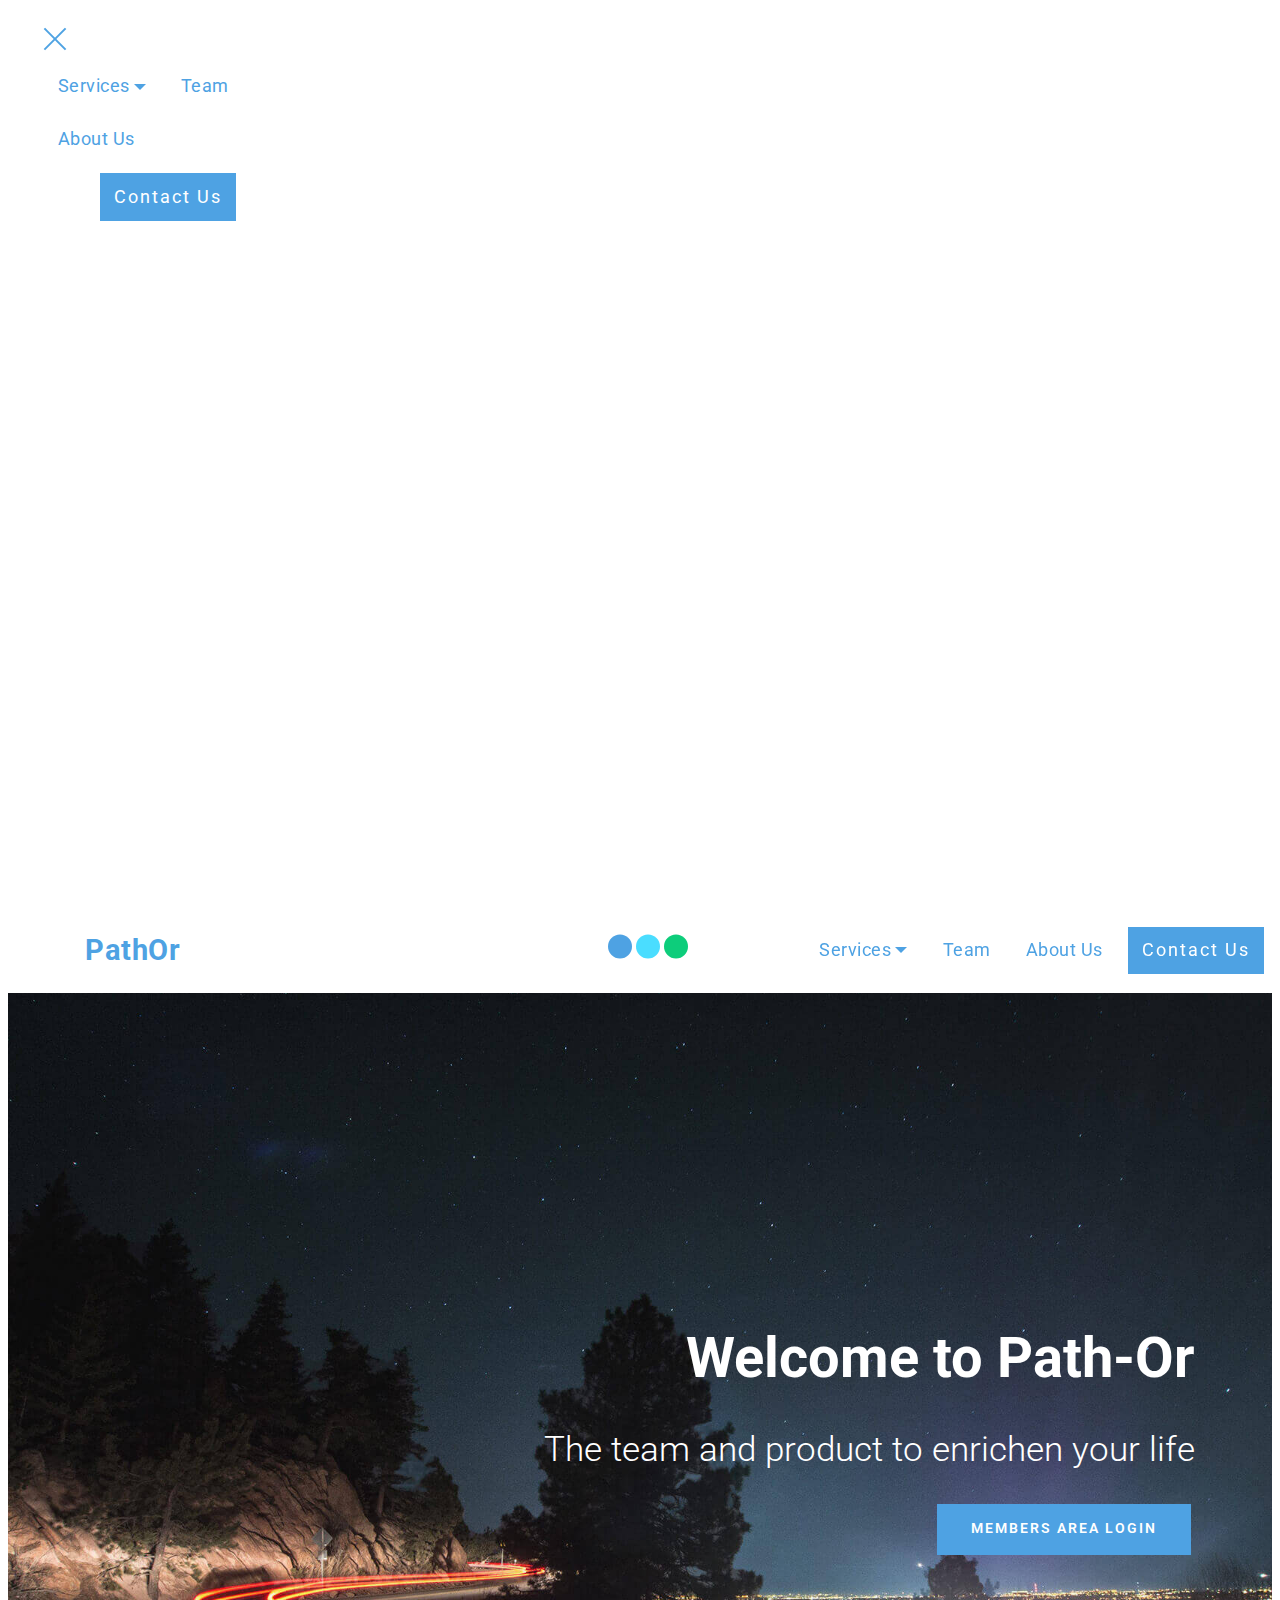
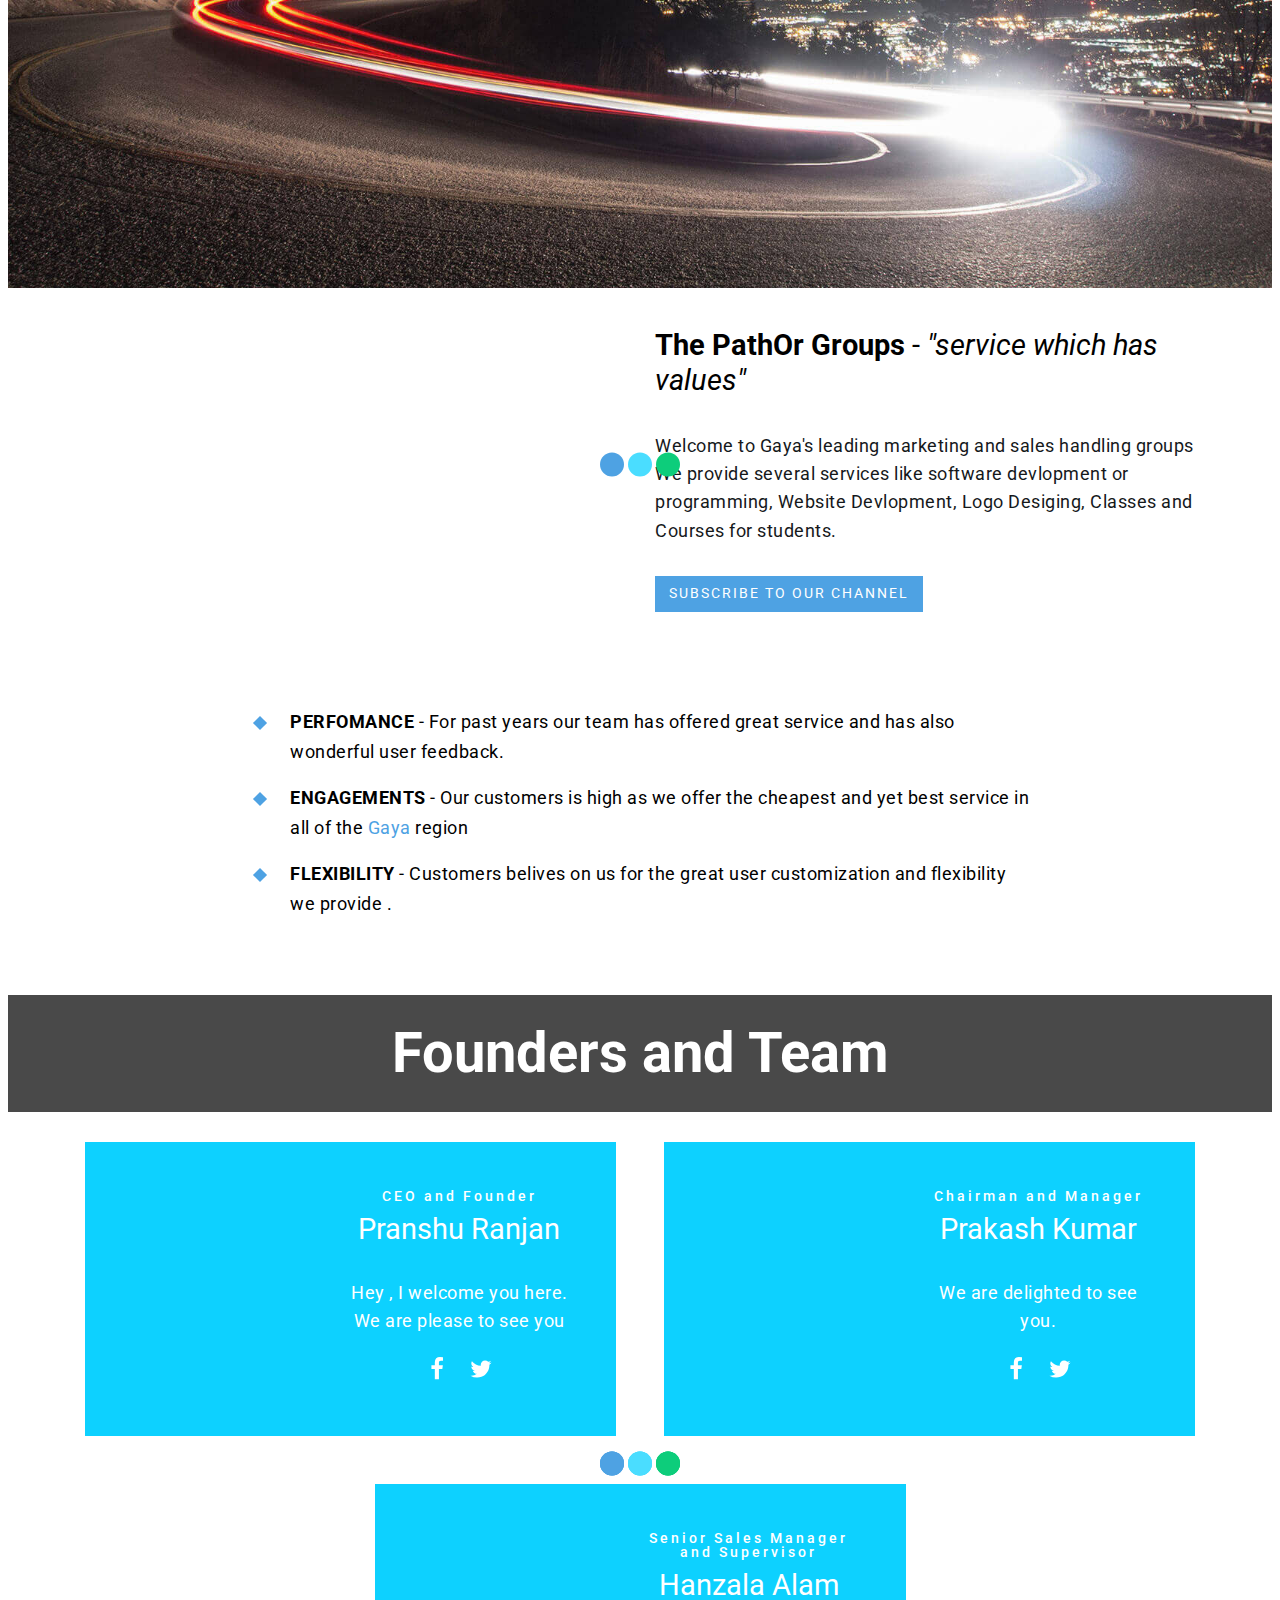
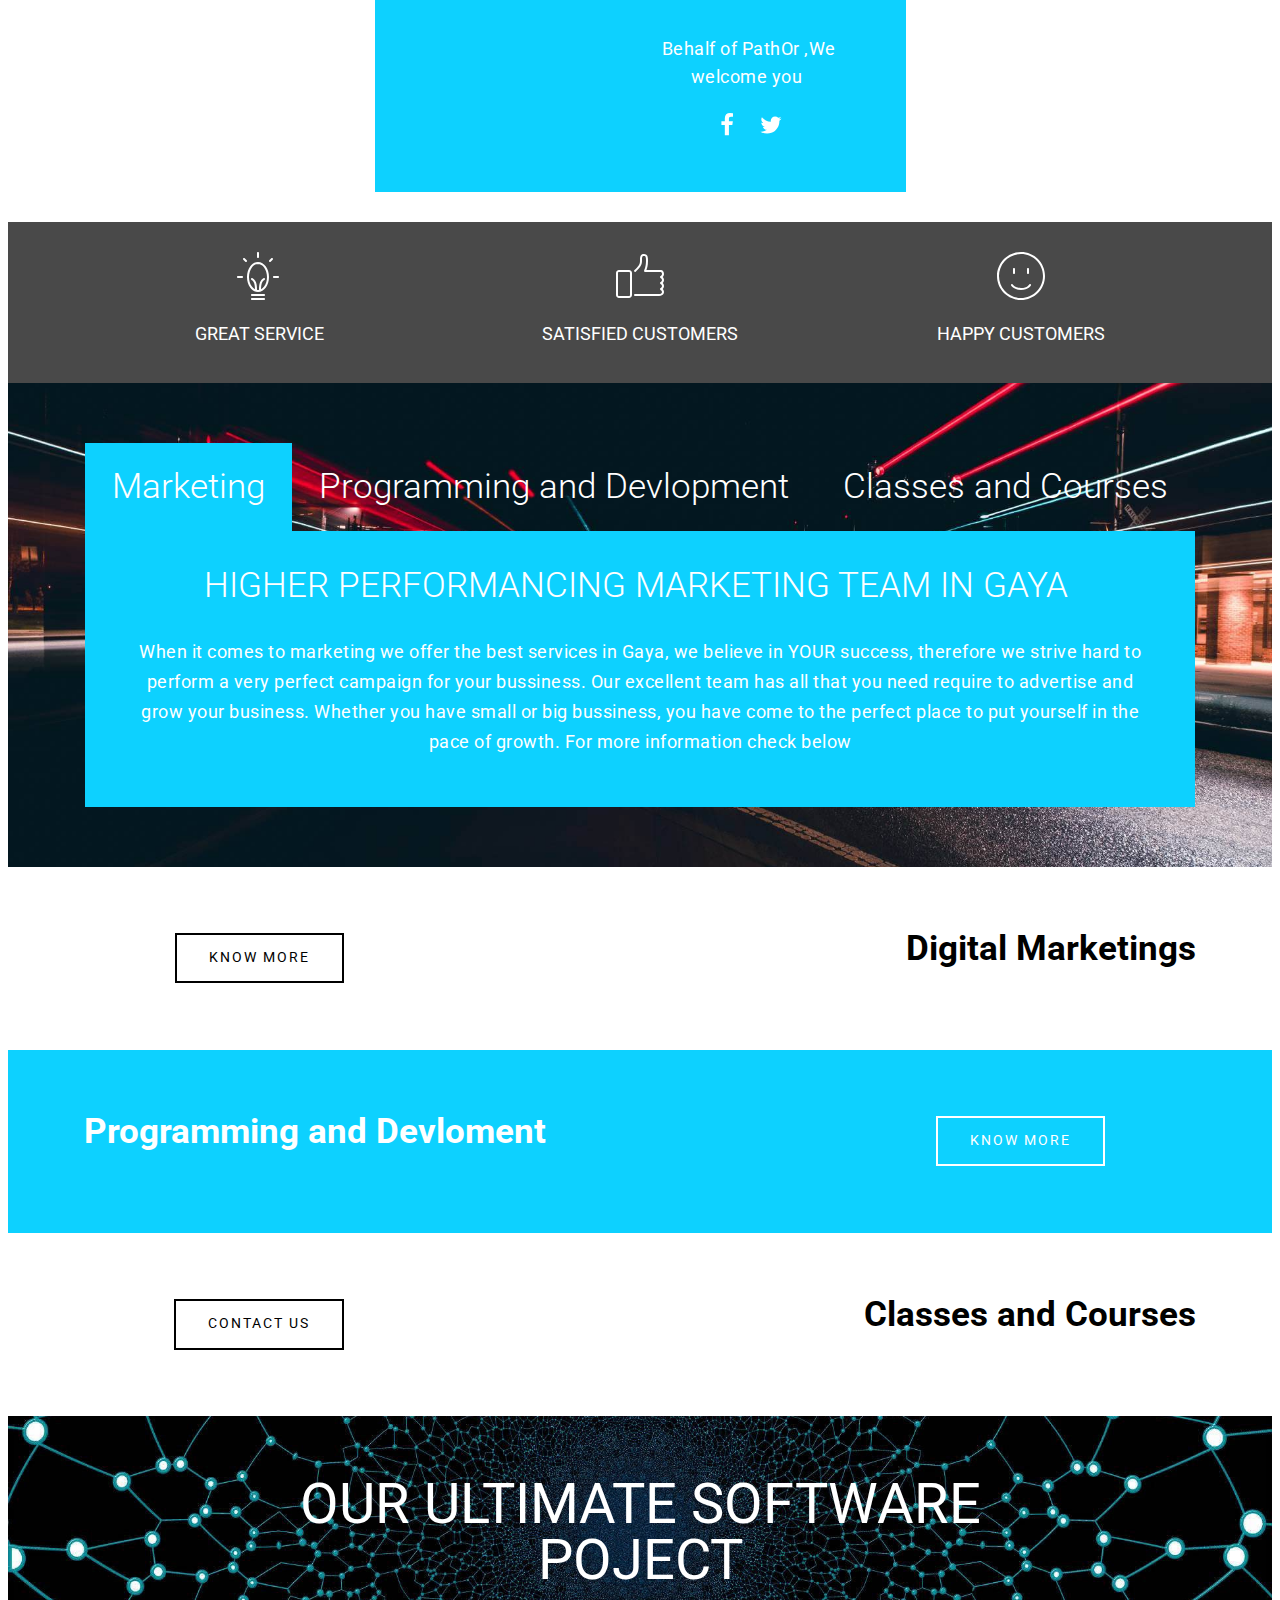
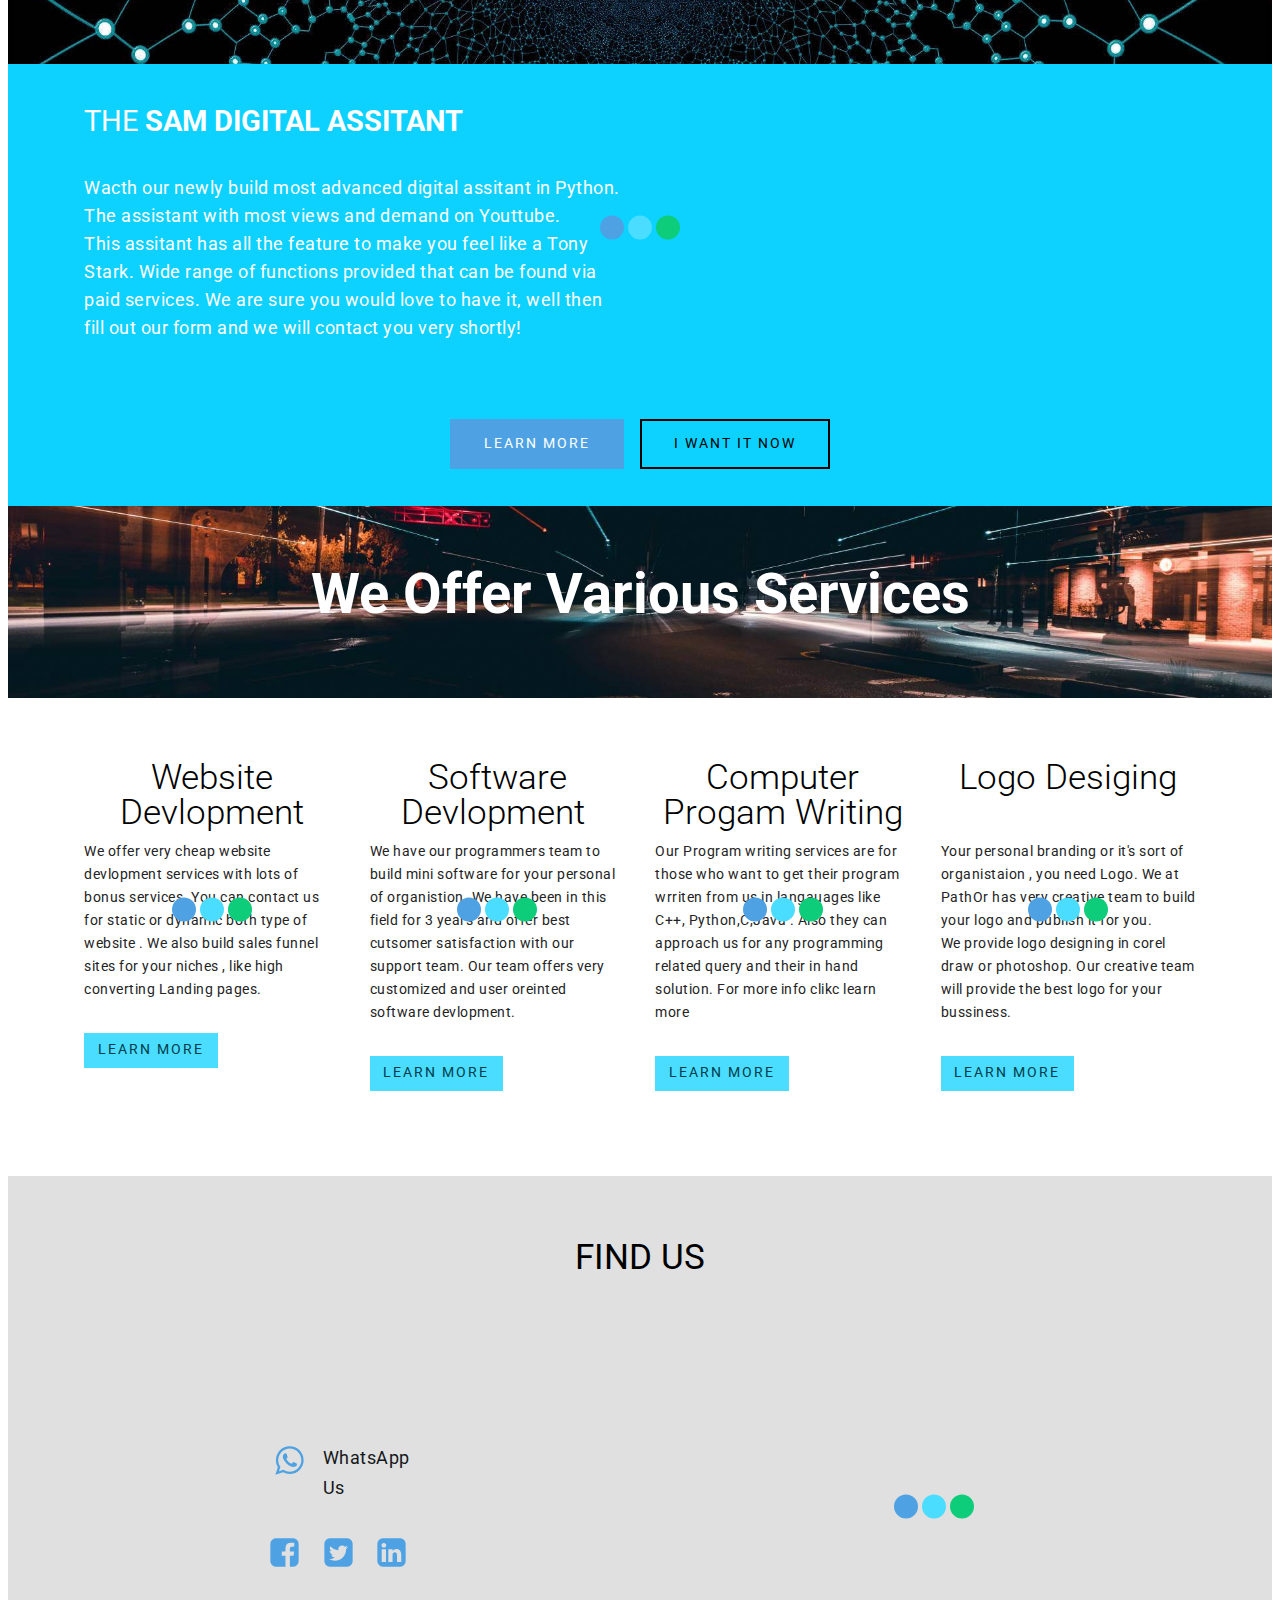
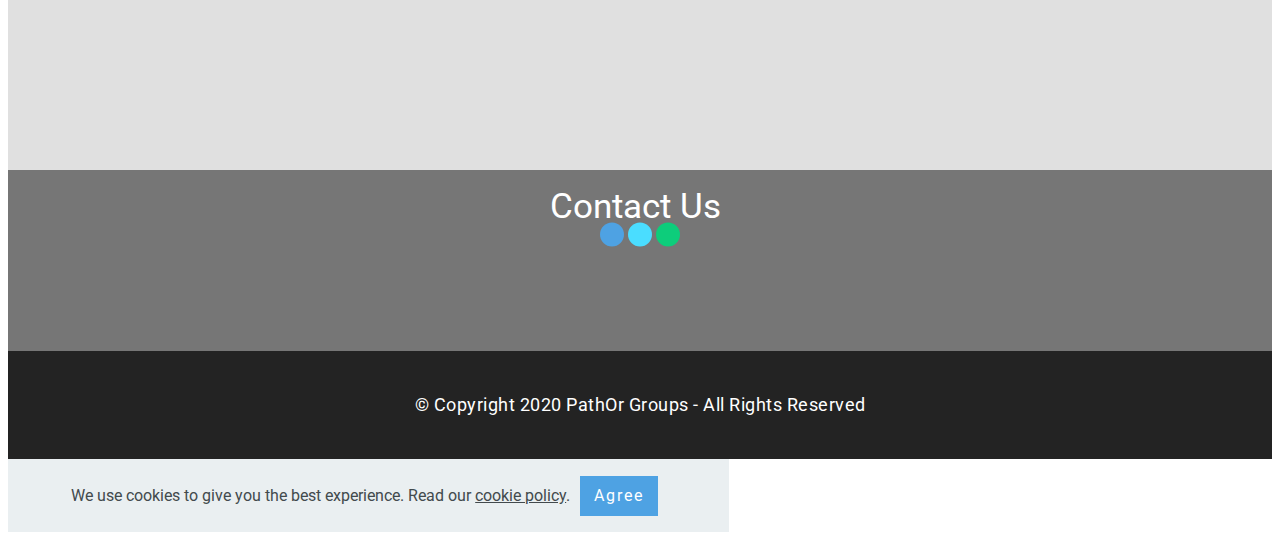
<file: index.html>
<!DOCTYPE html>
<html amp >
<head>
  <!-- Site made with Mobirise Website Builder v4.12.0, https://mobirise.com -->
  <meta charset="UTF-8">
  <meta http-equiv="X-UA-Compatible" content="IE=edge">
  <meta name="generator" content="Mobirise v4.12.0, mobirise.com">
  <meta name="twitter:card" content="summary_large_image"/>
  <meta name="twitter:image:src" content="assets/images/index-meta.png">
  <meta property="og:image" content="assets/images/index-meta.png">
  <meta name="twitter:title" content="PathOr Groups">
  <meta name="viewport" content="width=device-width, initial-scale=1, minimum-scale=1">
  <link rel="shortcut icon" href="assets/images/pathor-logo-90x90.jpeg" type="image/x-icon">
  <meta name="description" content="Welcome to Gaya's leading marketing and sales handling groups
We provide several services like  software devlopment or programming , Marketings and Classes for tech courses">
  
  <title>PathOr Groups</title>
  
<link rel="canonical" href="https://www.pathor.ml/index.html/">
 <style amp-boilerplate>body{-webkit-animation:-amp-start 8s steps(1,end) 0s 1 normal both;-moz-animation:-amp-start 8s steps(1,end) 0s 1 normal both;-ms-animation:-amp-start 8s steps(1,end) 0s 1 normal both;animation:-amp-start 8s steps(1,end) 0s 1 normal both}@-webkit-keyframes -amp-start{from{visibility:hidden}to{visibility:visible}}@-moz-keyframes -amp-start{from{visibility:hidden}to{visibility:visible}}@-ms-keyframes -amp-start{from{visibility:hidden}to{visibility:visible}}@-o-keyframes -amp-start{from{visibility:hidden}to{visibility:visible}}@keyframes -amp-start{from{visibility:hidden}to{visibility:visible}}</style>
<noscript><style amp-boilerplate>body{-webkit-animation:none;-moz-animation:none;-ms-animation:none;animation:none}</style></noscript>
<link href="https://fonts.googleapis.com/css?family=Roboto:100,100i,300,300i,400,400i,500,500i,700,700i,900,900i&display=swap" rel="stylesheet">
 
 <style amp-custom> 
div,span,h1,h2,h3,h4,h5,h6,p,blockquote,a,ol,ul,li,figcaption{font: inherit;}*{-webkit-box-sizing: border-box;box-sizing: border-box;}body{position: relative;font-style: normal;line-height: 1.5;}section{background-color: #eeeeee;background-position: 50% 50%;background-repeat: no-repeat;background-size: cover;}section,.container,.container-fluid{position: relative;word-wrap: break-word;}a.mbr-iconfont:hover{text-decoration: none;}h1,h2,h3{margin: auto;}h1,h3,p{padding: 10px 0;margin-bottom: 15px;}p,li,blockquote{color: #15181b;letter-spacing: 0.5px;line-height: 1.7;}ul,ol,pre,blockquote{margin-bottom: 0;margin-top: 0;}pre{background: #f4f4f4;padding: 10px 24px;white-space: pre-wrap;}p{margin-top: 0;}a{font-style: normal;font-weight: 400;cursor: pointer;}a,a:hover{text-decoration: none;}figure{margin-bottom: 0;}h1,h2,h3,h4,h5,h6,.h1,.h2,.h3,.h4,.h5,.h6,.display-1,.display-2,.display-3,.display-4{line-height: 1;word-break: break-word;word-wrap: break-word;}b,strong{font-weight: bold;}blockquote{padding: 10px 0 10px 20px;position: relative;border-left: 3px solid;}input:-webkit-autofill,input:-webkit-autofill:hover,input:-webkit-autofill:focus,input:-webkit-autofill:active{-webkit-transition-delay: 9999s;transition-delay: 9999s;-webkit-transition-property: background-color,color;-o-transition-property: background-color,color;transition-property: background-color,color;}html,body{height: auto;min-height: 100vh;}.mbr-section-title{font-style: normal;line-height: 1.2;}.mbr-section-subtitle{line-height: 1.3;}.mbr-text{font-style: normal;line-height: 1.6;}.btn{font-weight: 400;border-width: 2px;border-style: solid;font-style: normal;letter-spacing: 2px;margin: .4rem .5rem;white-space: normal;-webkit-transition: all .3s ease-in-out,-webkit-box-shadow 2s ease-in-out;transition: all .3s ease-in-out,-webkit-box-shadow 2s ease-in-out;-o-transition: all .3s ease-in-out,box-shadow 2s ease-in-out;transition: all .3s ease-in-out,box-shadow 2s ease-in-out;transition: all .3s ease-in-out,box-shadow 2s ease-in-out,-webkit-box-shadow 2s ease-in-out;display: -webkit-inline-box;display: -ms-inline-flexbox;display: inline-flex;-webkit-box-align: center;-ms-flex-align: center;align-items: center;-webkit-box-pack: center;-ms-flex-pack: center;justify-content: center;word-break: break-word;-webkit-align-items: center;-webkit-justify-content: center;display: -webkit-inline-flex;}.btn-form{border-radius: 0;}.btn-form:hover{cursor: pointer;}form .btn{margin: 0;}input,textarea,select{padding: 15px 0.5rem;}.mbr-figure img,.mbr-figure iframe{display: block;width: 100%;}.card{background-color: transparent;border: none;}.card-wrapper{-webkit-box-flex: 1;-webkit-flex: 1;}.card-img{text-align: center;-ms-flex-negative: 0;flex-shrink: 0;-webkit-flex-shrink: 0;}.media{max-width: 100%;margin: 0 auto;}.mbr-figure{-ms-flex-item-align: center;-ms-grid-row-align: center;-webkit-align-self: center;align-self: center;}.media-container > div{max-width: 100%;}.mbr-figure img,.card-img img{width: 100%;}@media (max-width: 991px){.media-size-item{width: auto;}.media{width: auto;}.mbr-figure{width: 100%;}}section.slider .amp-carousel-button{cursor: pointer;}amp-image-lightbox a.control{position: absolute;width: 32px;height: 32px;right: 16px;top: 16px;z-index: 1000;}amp-image-lightbox a.control .close{position: relative;}amp-image-lightbox a.control .close:before,amp-image-lightbox a.control .close:after{position: absolute;left: 15px;content: ' ';height: 33px;width: 2px;background-color: #fff;}amp-image-lightbox a.control .close:before{-webkit-transform: rotate(45deg);-ms-transform: rotate(45deg);transform: rotate(45deg);}amp-image-lightbox a.control .close:after{-webkit-transform: rotate(-45deg);-ms-transform: rotate(-45deg);transform: rotate(-45deg);}.hidden{visibility: hidden;}.super-hide{display: none;}.inactive{-webkit-user-select: none;-moz-user-select: none;-ms-user-select: none;user-select: none;pointer-events: none;-webkit-user-drag: none;user-drag: none;}textarea[type="hidden"]{display: none;}#scrollToTop{display: none;}.popover-content ul.show{min-height: 155px;}.mbr-white{color: #ffffff;}.mbr-black{color: #000000;}.mbr-bg-white{background-color: #ffffff;}.mbr-bg-black{background-color: #000000;}.align-left{text-align: left;}.align-center{text-align: center;}.align-right{text-align: right;}@media (max-width: 767px){.align-left,.align-center,.align-right,.mbr-section-btn,.mbr-section-title{text-align: center;}}.mbr-light{font-weight: 300;}.mbr-regular{font-weight: 400;}.mbr-semibold{font-weight: 500;}.mbr-bold{font-weight: 700;}.mbr-section-btn{margin-left: -.25rem;margin-right: -.25rem;font-size: 0;}nav .mbr-section-btn{margin-left: 0rem;margin-right: 0rem;}.btn .mbr-iconfont,.btn.btn-sm .mbr-iconfont{cursor: pointer;margin-right: 0.5rem;}.btn.btn-md .mbr-iconfont,.btn.btn-md .mbr-iconfont{margin-right: 0.8rem;}[type="submit"]{-webkit-appearance: none;}.google-map{height: 400px;position: relative;width: 100%;}.google-map iframe{height: 100%;width: 100%;}.google-map [data-state-details]{color: #6b6763;font-family: Montserrat;height: 1.5em;margin-top: -0.75em;padding-left: 1.25rem;padding-right: 1.25rem;position: absolute;text-align: center;top: 50%;width: 100%;}.google-map[data-state]{background: #e9e5dc;}.google-map[data-state="loading"] [data-state-details]{display: none;}.map-placeholder{display: none;}.mbr-fullscreen .mbr-overlay{height: 100vh;}.mbr-fullscreen{display: -webkit-box;display: -ms-flexbox;display: flex;display: -moz-flex;display: -ms-flex;display: -o-flex;-webkit-box-align: center;-ms-flex-align: center;align-items: center;-webkit-align-items: center;height: 100vh;-webkit-box-sizing: border-box;box-sizing: border-box;padding-top: 3rem;padding-bottom: 3rem;}.mbr-overlay{bottom: 0;left: 0;position: absolute;right: 0;top: 0;z-index: 0;}section.sidebar-open:before{content: '';position: fixed;top: 0;bottom: 0;right: 0;left: 0;background-color: rgba(0,0,0,0.2);z-index: 1040;}amp-img img{max-height: 100%;max-width: 100%;}img.mbr-temp{width: 100%;}.is-builder .nodisplay + img[async],.is-builder .nodisplay + img[decoding="async"],.is-builder amp-img > a + img[async],.is-builder amp-img > a + img[decoding="async"]{display: none;}html:not(.is-builder) amp-img > a{position: absolute;top: 0;bottom: 0;left: 0;right: 0;z-index: 1;}.is-builder .temp-amp-sizer{position: absolute;}.is-builder section.slider .icon-wrap,.is-builder section[class*="gallery"] .icon-wrap{pointer-events: all;}.is-builder amp-youtube .temp-amp-sizer,.is-builder amp-vimeo .temp-amp-sizer{position: static;}.is-builder section.horizontal-menu .ampstart-btn{display: none;}@media (max-width: 991px){.is-builder section.horizontal-menu .navbar-toggler{display: block;}}.is-builder section.horizontal-menu .dropdown-menu{z-index: auto;opacity: 1;pointer-events: auto;}.is-builder section.horizontal-menu .nav-dropdown .link.dropdown-toggle[aria-expanded="true"]{margin-right: 0;padding: 0.667em 1em;}.mobirise-spinner{position: absolute;top: 50%;left: 40%;margin-left: 10%;-webkit-transform: translate3d(-50%,-50%,0);z-index: 4;}.mobirise-spinner em{width: 24px;height: 24px;background: #3ac;border-radius: 100%;display: inline-block;-webkit-animation: slide 1s infinite;}.mobirise-spinner em:nth-child(1){-webkit-animation-delay: 0.1s;}.mobirise-spinner em:nth-child(2){-webkit-animation-delay: 0.2s;}.mobirise-spinner em:nth-child(3){-webkit-animation-delay: 0.3s;}@-moz-keyframes slide{0%{-webkit-transform: scale(1);}50%{opacity: 0.3;-webkit-transform: scale(2);}100%{-webkit-transform: scale(1);}}@-webkit-keyframes slide{0%{-webkit-transform: scale(1);}50%{opacity: 0.3;-webkit-transform: scale(2);}100%{-webkit-transform: scale(1);}}@-o-keyframes slide{0%{-webkit-transform: scale(1);}50%{opacity: 0.3;-webkit-transform: scale(2);}100%{-webkit-transform: scale(1);}}@keyframes slide{0%{-webkit-transform: scale(1);}50%{opacity: 0.3;-webkit-transform: scale(2);}100%{-webkit-transform: scale(1);}}.mobirise-loader .amp-active > div{display: none;}.mbr-container{max-width: 800px;padding: 0 10px;margin: 0 auto;position: relative;}.container{padding-right: 15px;padding-left: 15px;width: 100%;margin-right: auto;margin-left: auto;}@media (max-width: 767px){.container{max-width: 540px;}}@media (min-width: 768px){.container{max-width: 720px;}}@media (min-width: 992px){.container{max-width: 960px;}}@media (min-width: 1200px){.container{max-width: 1140px;}}.mbr-row,.mbr-form-row{display: -webkit-box;display: -webkit-flex;display: -ms-flexbox;display: flex;-webkit-flex-wrap: wrap;-ms-flex-wrap: wrap;flex-wrap: wrap;margin-right: -1rem;margin-left: -1rem;}.mbr-form-row{margin-right: -0.5rem;margin-left: -0.5rem;}.mbr-form-row > [class*="mbr-col"]{padding-left: 0.5rem;padding-right: 0.5rem;}.mbr-justify-content-center{-webkit-box-pack: center;-ms-flex-pack: center;justify-content: center;-webkit-justify-content: center;}@media (max-width: 767px){.mbr-col-sm-12{-ms-flex: 0 0 100%;-webkit-box-flex: 0;flex: 0 0 100%;max-width: 100%;padding-right: 15px;padding-left: 15px;-webkit-flex: 0 0 100%;}.mbr-row{margin: 0;}}@media (min-width: 768px){.mbr-col-md-3{-ms-flex: 0 0 25%;-webkit-box-flex: 0;flex: 0 0 25%;max-width: 25%;padding-right: 15px;padding-left: 15px;-webkit-flex: 0 0 25%;}.mbr-col-md-4{-ms-flex: 0 0 33.333333%;-webkit-box-flex: 0;flex: 0 0 33.333333%;max-width: 33.333333%;padding-right: 15px;padding-left: 15px;-webkit-flex: 0 0 33.333333%;}.mbr-col-md-5{-ms-flex: 0 0 41.666667%;-webkit-box-flex: 0;flex: 0 0 41.666667%;max-width: 41.666667%;padding-right: 15px;padding-left: 15px;-webkit-flex: 0 0 41.666667%;}.mbr-col-md-6{-ms-flex: 0 0 50%;-webkit-box-flex: 0;flex: 0 0 50%;max-width: 50%;padding-right: 15px;padding-left: 15px;-webkit-flex: 0 0 50%;}.mbr-col-md-7{-ms-flex: 0 0 58.333333%;-webkit-box-flex: 0;flex: 0 0 58.333333%;max-width: 58.333333%;padding-right: 15px;padding-left: 15px;-webkit-flex: 0 0 58.333333%;}.mbr-col-md-8{-ms-flex: 0 0 66.666667%;-webkit-box-flex: 0;flex: 0 0 66.666667%;max-width: 66.666667%;padding-left: 15px;padding-right: 15px;-webkit-flex: 0 0 66.666667%;}.mbr-col-md-10{-ms-flex: 0 0 83.333333%;-webkit-box-flex: 0;flex: 0 0 83.333333%;max-width: 83.333333%;padding-left: 15px;padding-right: 15px;-webkit-flex: 0 0 83.333333%;}.mbr-col-md-12{-ms-flex: 0 0 100%;-webkit-box-flex: 0;flex: 0 0 100%;max-width: 100%;padding-right: 15px;padding-left: 15px;-webkit-flex: 0 0 100%;}}@media (min-width: 992px){.mbr-col-lg-2{-ms-flex: 0 0 16.666667%;-webkit-box-flex: 0;flex: 0 0 16.666667%;max-width: 16.666667%;padding-right: 15px;padding-left: 15px;-webkit-flex: 0 0 16.666667%;}.mbr-col-lg-3{-ms-flex: 0 0 25%;-webkit-box-flex: 0;flex: 0 0 25%;max-width: 25%;padding-right: 15px;padding-left: 15px;-webkit-flex: 0 0 25%;}.mbr-col-lg-4{-ms-flex: 0 0 33.33%;-webkit-box-flex: 0;flex: 0 0 33.33%;max-width: 33.33%;padding-right: 15px;padding-left: 15px;-webkit-flex: 0 0 33.33%;}.mbr-col-lg-5{-ms-flex: 0 0 41.666%;-webkit-box-flex: 0;flex: 0 0 41.666%;max-width: 41.666%;padding-right: 15px;padding-left: 15px;-webkit-flex: 0 0 41.666%;}.mbr-col-lg-6{-ms-flex: 0 0 50%;-webkit-box-flex: 0;flex: 0 0 50%;max-width: 50%;padding-right: 15px;padding-left: 15px;-webkit-flex: 0 0 50%;}.mbr-col-lg-8{-ms-flex: 0 0 66.666667%;-webkit-box-flex: 0;flex: 0 0 66.666667%;max-width: 66.666667%;padding-left: 15px;padding-right: 15px;-webkit-flex: 0 0 66.666667%;}.mbr-col-lg-10{-ms-flex: 0 0 83.3333%;-webkit-box-flex: 0;flex: 0 0 83.3333%;max-width: 83.3333%;padding-right: 15px;padding-left: 15px;-webkit-flex: 0 0 83.3333%;}.mbr-col-lg-12{-ms-flex: 0 0 100%;-webkit-box-flex: 0;flex: 0 0 100%;max-width: 100%;padding-right: 15px;padding-left: 15px;-webkit-flex: 0 0 100%;}}@media (min-width: 1200px){.mbr-col-xl-7{-ms-flex: 0 0 58.333333%;-webkit-box-flex: 0;flex: 0 0 58.333333%;max-width: 58.333333%;padding-right: 15px;padding-left: 15px;-webkit-flex: 0 0 58.333333%;}.mbr-col-xl-8{-ms-flex: 0 0 66.666667%;-webkit-box-flex: 0;flex: 0 0 66.666667%;max-width: 66.666667%;padding-left: 15px;padding-right: 15px;-webkit-flex: 0 0 66.666667%;}}amp-sidebar{background: transparent;}#scrollToTopMarker{position: absolute;width: 0px;height: 0px;top: 300px;}#scrollToTopButton{position: fixed;bottom: 25px;right: 25px;opacity: .4;z-index: 5000;font-size: 32px;height: 60px;width: 60px;border: none;border-radius: 3px;cursor: pointer;}#scrollToTopButton:focus{outline: none;}#scrollToTopButton a:before{content: '';position: absolute;height: 40%;top: 36%;width: 2px;left: calc(50% - 1px);}#scrollToTopButton a:after{content: '';position: absolute;border-top: 2px solid;border-right: 2px solid;width: 40%;height: 40%;left: calc(30% - 1px);bottom: 30%;-ms-transform: rotate(-45deg);transform: rotate(-45deg);-webkit-transform: rotate(-45deg);}.is-builder #scrollToTopButton a:after{left: 30%;}.field{margin-bottom: 1rem;}.field-input{margin: 0;width: 100%;}form a.btn{margin: 0;}.mbr-col,.mbr-col-auto{padding-left: 1rem;padding-right: 1rem;}.mbr-col{flex-basis: 0;flex-grow: 1;max-width: 100%;}.mbr-col-auto{flex: 0 0 auto;width: auto;max-width: none;}.dots-wrapper .dots{margin: 4px 8px;}.dots-wrapper .dots span{cursor: pointer;border-radius: 12px;display: block;height: 24px;width: 24px;transition: 0.4s;border: 10px solid #cccccc;}.dots-wrapper .dots span:hover{opacity: 1;}.dots-wrapper .dots span.current{outline: none;width: 40px;opacity: 1;}.amp-carousel-button{outline: none;}.hidden-slide{display: none;}.visible-slide{display: flex;}
body{font-family: Roboto;}blockquote{border-color: #4ea2e3;}.display-1{font-family: 'Roboto',sans-serif;font-size: 3.5rem;}.display-2{font-family: 'Roboto',sans-serif;font-size: 2.2rem;}.display-4{font-family: 'Roboto',sans-serif;font-size: 0.9rem;}.display-5{font-family: 'Roboto',sans-serif;font-size: 1.8rem;}.display-7{font-family: 'Roboto',sans-serif;font-size: 1.1rem;}input,textarea{font-family: 'Roboto',sans-serif;font-size: 0.9rem;}.display-1 .mbr-iconfont-btn{font-size: 3.5rem;width: 3.5rem;}.display-2 .mbr-iconfont-btn{font-size: 2.2rem;width: 2.2rem;}.display-4 .mbr-iconfont-btn{font-size: 0.9rem;width: 0.9rem;}.display-5 .mbr-iconfont-btn{font-size: 1.8rem;width: 1.8rem;}.display-7 .mbr-iconfont-btn{font-size: 1.1rem;width: 1.1rem;}@media (max-width: 768px){.display-1{font-size: 2.8rem;font-size: calc( 1.875rem + (3.5 - 1.875) * ((100vw - 20rem) / (48 - 20)));line-height: calc( 1.4 * (1.875rem + (3.5 - 1.875) * ((100vw - 20rem) / (48 - 20))));}.display-2{font-size: 1.76rem;font-size: calc( 1.42rem + (2.2 - 1.42) * ((100vw - 20rem) / (48 - 20)));line-height: calc( 1.4 * (1.42rem + (2.2 - 1.42) * ((100vw - 20rem) / (48 - 20))));}.display-4{font-size: 0.72rem;font-size: calc( 0.965rem + (0.9 - 0.965) * ((100vw - 20rem) / (48 - 20)));line-height: calc( 1.4 * (0.965rem + (0.9 - 0.965) * ((100vw - 20rem) / (48 - 20))));}.display-5{font-size: 1.44rem;font-size: calc( 1.28rem + (1.8 - 1.28) * ((100vw - 20rem) / (48 - 20)));line-height: calc( 1.4 * (1.28rem + (1.8 - 1.28) * ((100vw - 20rem) / (48 - 20))));}}.btn{padding: 1rem 2rem;border-radius: 0px;}.btn-sm{border-width: 1px;padding: 0.6rem 0.8rem;border-radius: 0px;}.btn-md{font-weight: 600;padding: 1rem 2rem;border-radius: 0px;}.bg-primary{background-color: #4ea2e3;}.bg-success{background-color: #0dcd7b;}.bg-info{background-color: #8282e7;}.bg-warning{background-color: #767676;}.bg-danger{background-color: #a0a0a0;}.btn-primary,.btn-primary:active,.btn-primary.active{background-color: #4ea2e3;border-color: #4ea2e3;color: #ffffff;}.btn-primary:hover,.btn-primary:focus,.btn-primary.focus{color: #ffffff;background-color: #1f7dc5;border-color: #1f7dc5;}.btn-primary.disabled,.btn-primary:disabled{color: #ffffff;background-color: #1f7dc5;border-color: #1f7dc5;}.btn-secondary,.btn-secondary:active,.btn-secondary.active{background-color: #4addff;border-color: #4addff;color: #003c4a;}.btn-secondary:hover,.btn-secondary:focus,.btn-secondary.focus{color: #003c4a;background-color: #00cdfd;border-color: #00cdfd;}.btn-secondary.disabled,.btn-secondary:disabled{color: #003c4a;background-color: #00cdfd;border-color: #00cdfd;}.btn-info,.btn-info:active,.btn-info.active{background-color: #8282e7;border-color: #8282e7;color: #ffffff;}.btn-info:hover,.btn-info:focus,.btn-info.focus{color: #ffffff;background-color: #4242db;border-color: #4242db;}.btn-info.disabled,.btn-info:disabled{color: #ffffff;background-color: #4242db;border-color: #4242db;}.btn-success,.btn-success:active,.btn-success.active{background-color: #0dcd7b;border-color: #0dcd7b;color: #ffffff;}.btn-success:hover,.btn-success:focus,.btn-success.focus{color: #ffffff;background-color: #088550;border-color: #088550;}.btn-success.disabled,.btn-success:disabled{color: #ffffff;background-color: #088550;border-color: #088550;}.btn-warning,.btn-warning:active,.btn-warning.active{background-color: #767676;border-color: #767676;color: #ffffff;}.btn-warning:hover,.btn-warning:focus,.btn-warning.focus{color: #ffffff;background-color: #505050;border-color: #505050;}.btn-warning.disabled,.btn-warning:disabled{color: #ffffff;background-color: #505050;border-color: #505050;}.btn-danger,.btn-danger:active,.btn-danger.active{background-color: #a0a0a0;border-color: #a0a0a0;color: #ffffff;}.btn-danger:hover,.btn-danger:focus,.btn-danger.focus{color: #ffffff;background-color: #7a7a7a;border-color: #7a7a7a;}.btn-danger.disabled,.btn-danger:disabled{color: #ffffff;background-color: #7a7a7a;border-color: #7a7a7a;}.btn-black,.btn-black:active,.btn-black.active{background-color: #333333;border-color: #333333;color: #ffffff;}.btn-black:hover,.btn-black:focus,.btn-black.focus{color: #ffffff;background-color: #0d0d0d;border-color: #0d0d0d;}.btn-black.disabled,.btn-black:disabled{color: #ffffff;background-color: #0d0d0d;border-color: #0d0d0d;}.btn-white,.btn-white:active,.btn-white.active{background-color: #ffffff;border-color: #ffffff;color: #808080;}.btn-white:hover,.btn-white:focus,.btn-white.focus{color: #808080;background-color: #d9d9d9;border-color: #d9d9d9;}.btn-white.disabled,.btn-white:disabled{color: #808080;background-color: #d9d9d9;border-color: #d9d9d9;}.btn-white,.btn-white:active,.btn-white.active{color: #333333;}.btn-white:hover,.btn-white:focus,.btn-white.focus{color: #333333;}.btn-white.disabled,.btn-white:disabled{color: #333333;}.btn-primary-outline,.btn-primary-outline:active,.btn-primary-outline.active{background: none;border-color: #1c6faf;color: #1c6faf;}.btn-primary-outline:hover,.btn-primary-outline:focus,.btn-primary-outline.focus{color: #ffffff;background-color: #4ea2e3;border-color: #4ea2e3;}.btn-primary-outline.disabled,.btn-primary-outline:disabled{color: #ffffff;background-color: #4ea2e3;border-color: #4ea2e3;}.btn-secondary-outline,.btn-secondary-outline:active,.btn-secondary-outline.active{background: none;border-color: #00b8e3;color: #00b8e3;}.btn-secondary-outline:hover,.btn-secondary-outline:focus,.btn-secondary-outline.focus{color: #003c4a;background-color: #4addff;border-color: #4addff;}.btn-secondary-outline.disabled,.btn-secondary-outline:disabled{color: #003c4a;background-color: #4addff;border-color: #4addff;}.btn-info-outline,.btn-info-outline:active,.btn-info-outline.active{background: none;border-color: #2c2cd7;color: #2c2cd7;}.btn-info-outline:hover,.btn-info-outline:focus,.btn-info-outline.focus{color: #ffffff;background-color: #8282e7;border-color: #8282e7;}.btn-info-outline.disabled,.btn-info-outline:disabled{color: #ffffff;background-color: #8282e7;border-color: #8282e7;}.btn-success-outline,.btn-success-outline:active,.btn-success-outline.active{background: none;border-color: #076d41;color: #076d41;}.btn-success-outline:hover,.btn-success-outline:focus,.btn-success-outline.focus{color: #ffffff;background-color: #0dcd7b;border-color: #0dcd7b;}.btn-success-outline.disabled,.btn-success-outline:disabled{color: #ffffff;background-color: #0dcd7b;border-color: #0dcd7b;}.btn-warning-outline,.btn-warning-outline:active,.btn-warning-outline.active{background: none;border-color: #434343;color: #434343;}.btn-warning-outline:hover,.btn-warning-outline:focus,.btn-warning-outline.focus{color: #ffffff;background-color: #767676;border-color: #767676;}.btn-warning-outline.disabled,.btn-warning-outline:disabled{color: #ffffff;background-color: #767676;border-color: #767676;}.btn-danger-outline,.btn-danger-outline:active,.btn-danger-outline.active{background: none;border-color: #6d6d6d;color: #6d6d6d;}.btn-danger-outline:hover,.btn-danger-outline:focus,.btn-danger-outline.focus{color: #ffffff;background-color: #a0a0a0;border-color: #a0a0a0;}.btn-danger-outline.disabled,.btn-danger-outline:disabled{color: #ffffff;background-color: #a0a0a0;border-color: #a0a0a0;}.btn-black-outline,.btn-black-outline:active,.btn-black-outline.active{background: none;border-color: #000000;color: #000000;}.btn-black-outline:hover,.btn-black-outline:focus,.btn-black-outline.focus{color: #ffffff;background-color: #333333;border-color: #333333;}.btn-black-outline.disabled,.btn-black-outline:disabled{color: #ffffff;background-color: #333333;border-color: #333333;}.btn-white-outline,.btn-white-outline:active,.btn-white-outline.active{background: none;border-color: #ffffff;color: #ffffff;}.btn-white-outline:hover,.btn-white-outline:focus,.btn-white-outline.focus{color: #333333;background-color: #ffffff;border-color: #ffffff;}.text-primary{color: #4ea2e3;}.text-secondary{color: #4addff;}.text-success{color: #0dcd7b;}.text-info{color: #8282e7;}.text-warning{color: #767676;}.text-danger{color: #a0a0a0;}.text-white{color: #ffffff;}.text-black{color: #000000;}a.text-primary:hover,a.text-primary:focus{color: #1c6faf;}a.text-secondary:hover,a.text-secondary:focus{color: #00b8e3;}a.text-success:hover,a.text-success:focus{color: #076d41;}a.text-info:hover,a.text-info:focus{color: #2c2cd7;}a.text-warning:hover,a.text-warning:focus{color: #434343;}a.text-danger:hover,a.text-danger:focus{color: #6d6d6d;}a.text-white:hover,a.text-white:focus{color: #b3b3b3;}a.text-black:hover,a.text-black:focus{color: #4d4d4d;}.alert-success{background-color: #0dcd7b;}.alert-info{background-color: #8282e7;}.alert-warning{background-color: #767676;}.alert-danger{background-color: #a0a0a0;}a,a:hover{color: #4ea2e3;}.mbr-plan-header.bg-primary .mbr-plan-subtitle,.mbr-plan-header.bg-primary .mbr-plan-price-desc{color: #feffff;}.mbr-plan-header.bg-success .mbr-plan-subtitle,.mbr-plan-header.bg-success .mbr-plan-price-desc{color: #acfad9;}.mbr-plan-header.bg-info .mbr-plan-subtitle,.mbr-plan-header.bg-info .mbr-plan-price-desc{color: #ffffff;}.mbr-plan-header.bg-warning .mbr-plan-subtitle,.mbr-plan-header.bg-warning .mbr-plan-price-desc{color: #b6b6b6;}.mbr-plan-header.bg-danger .mbr-plan-subtitle,.mbr-plan-header.bg-danger .mbr-plan-price-desc{color: #e0e0e0;}.mobirise-spinner em:nth-child(1){background: #4ea2e3;}.mobirise-spinner em:nth-child(2){background: #4addff;}.mobirise-spinner em:nth-child(3){background: #0dcd7b;}#scrollToTopMarker{display: none;}#scrollToTopButton{background-color: #4ea2e3;}#scrollToTopButton a:before{background: #ffffff;}#scrollToTopButton a:after{border-top-color: #ffffff;border-right-color: #ffffff;}.field-input{font-family: 'Roboto',sans-serif;font-size: 0.9rem;}.cid-rQzkO1QOnX{min-height: 80px;}.cid-rQzkO1QOnX .brand-name{color: #4ea2e3;margin: 0;}.cid-rQzkO1QOnX .nav-item:focus,.cid-rQzkO1QOnX .nav-link:focus{outline: none;}.cid-rQzkO1QOnX .navbar-nav{list-style-type: none;display: flex;-webkit-flex-direction: row;flex-direction: row;padding-left: 0;}.cid-rQzkO1QOnX .navbar-nav .nav-link{margin: .667em 1em;font-weight: normal;}@media (min-width: 992px){.cid-rQzkO1QOnX .dropdown-menu .dropdown-toggle:after{content: '';border-bottom: 0.35em solid transparent;border-left: 0.35em solid;border-right: 0;border-top: 0.35em solid transparent;margin-left: 0.3rem;margin-top: -0.3077em;position: absolute;right: 1.1538em;top: 50%;}}@media (max-width: 991px){.cid-rQzkO1QOnX ul.navbar-nav{-webkit-flex-direction: column;flex-direction: column;}.cid-rQzkO1QOnX ul.navbar-nav li{margin: auto;}.cid-rQzkO1QOnX .dropdown-toggle[data-toggle="dropdown-submenu"]:after{content: '';margin-left: .25rem;border-top: 0.35em solid;border-right: 0.35em solid transparent;border-left: 0.35em solid transparent;border-bottom: 0;top: 55%;}.cid-rQzkO1QOnX .nav-dropdown .dropdown-menu .dropdown-item{-webkit-justify-content: center;justify-content: center;display: flex;-webkit-align-items: center;align-items: center;}}.cid-rQzkO1QOnX .nav-dropdown .dropdown-menu{border-radius: 0;border: 0;left: 0;margin: 0;min-width: 10rem;padding-bottom: 1.25rem;padding-top: 1.25rem;position: absolute;}.cid-rQzkO1QOnX .nav-dropdown .dropdown-menu .dropdown-item{font-weight: 400;line-height: 2;display: flex;-webkit-align-items: center;align-items: center;width: 100%;padding: .25rem 1.5rem;clear: both;text-align: inherit;white-space: nowrap;background: 0 0;border: 0;}.cid-rQzkO1QOnX .nav-dropdown .dropdown-menu .dropdown{position: relative;}.cid-rQzkO1QOnX .nav-item.dropdown{position: relative;}.cid-rQzkO1QOnX .nav-item.dropdown .dropdown-menu{z-index: -1;opacity: 0;pointer-events: none;}.cid-rQzkO1QOnX .nav-item.dropdown:hover > .dropdown-menu{z-index: 1;opacity: 1;pointer-events: all;}.cid-rQzkO1QOnX .dropdown-menu .dropdown:hover > .dropdown-menu{z-index: 1;opacity: 1;pointer-events: all;}.cid-rQzkO1QOnX .link.dropdown-toggle:after{content: '';margin-left: .25rem;border-top: 0.35em solid;border-right: 0.35em solid transparent;border-left: 0.35em solid transparent;border-bottom: 0;}.cid-rQzkO1QOnX .nav-dropdown .dropdown-submenu{top: 0;}.cid-rQzkO1QOnX .navbar{z-index: 100;display: flex;-webkit-flex-direction: row;flex-direction: row;width: 100%;min-height: 80px;transition: all .3s;background: #ffffff;}.cid-rQzkO1QOnX .navbar .navbar-logo{margin-right: .8rem;}.cid-rQzkO1QOnX .navbar .navbar-logo img{height: auto;}.cid-rQzkO1QOnX .navbar.navbar-short{background: #ffffff;}.cid-rQzkO1QOnX .navbar.navbar-short .brand{padding: 0;}.cid-rQzkO1QOnX .navbar.opened{transition: all .3s;background: #ffffff;}.cid-rQzkO1QOnX .navbar .dropdown-item{padding: .25rem 1.5rem;}.cid-rQzkO1QOnX .navbar .navbar-collapse{display: flex;-webkit-justify-content: flex-end;justify-content: flex-end;z-index: 1;-webkit-flex-basis: 100%;flex-basis: 100%;-webkit-align-items: center;align-items: center;}@media (max-width: 991px){.cid-rQzkO1QOnX .navbar .navbar-collapse{display: none;position: absolute;top: 0;right: 0;min-height: 100vh;background: #ffffff;padding: 1rem 2rem 1rem 2rem;}.cid-rQzkO1QOnX .navbar.opened .navbar-collapse.show,.cid-rQzkO1QOnX .navbar.opened .navbar-collapse.collapsing{display: block;}.cid-rQzkO1QOnX .navbar.opened .dropdown-menu{top: 0;}.cid-rQzkO1QOnX .navbar .dropdown-menu{position: relative;background: transparent;}.cid-rQzkO1QOnX .navbar .dropdown-menu .dropdown-submenu{left: 0;}.cid-rQzkO1QOnX .navbar .dropdown-menu .dropdown-item:after{right: auto;}.cid-rQzkO1QOnX .navbar .dropdown-menu .dropdown-item{padding: .25rem 1.5rem;text-align: center;margin: 0;}.cid-rQzkO1QOnX .navbar .brand{-webkit-flex-shrink: initial;flex-shrink: initial;word-break: break-word;}}.cid-rQzkO1QOnX .brand{display: flex;-webkit-flex-shrink: 0;flex-shrink: 0;-webkit-align-items: center;align-items: center;margin-right: 0;padding: 0;transition: all .3s;word-break: break-word;z-index: 1;}.cid-rQzkO1QOnX .brand .navbar-caption{line-height: inherit;font-weight: normal;}.cid-rQzkO1QOnX .brand .navbar-logo a{outline: none;}.cid-rQzkO1QOnX .brand .navbar-caption-wrap{display: flex;}.cid-rQzkO1QOnX .dropdown-item.active,.cid-rQzkO1QOnX .dropdown-item:active{background-color: transparent;}.cid-rQzkO1QOnX .navbar-expand-lg .navbar-nav .nav-link{padding: 0;}.cid-rQzkO1QOnX .navbar.navbar-expand-lg .dropdown .dropdown-menu{background: #ffffff;}.cid-rQzkO1QOnX .navbar.navbar-expand-lg .dropdown .dropdown-menu .dropdown-submenu{margin: 0;left: 100%;}.cid-rQzkO1QOnX .navbar .dropdown.open > .dropdown-menu{display: block;}.cid-rQzkO1QOnX ul.navbar-nav{-webkit-flex-wrap: wrap;flex-wrap: wrap;}.cid-rQzkO1QOnX .navbar-buttons{text-align: center;}.cid-rQzkO1QOnX button.navbar-toggler{display: none;outline: none;width: 31px;height: 20px;cursor: pointer;transition: all .2s;position: relative;-webkit-align-self: center;align-self: center;}.cid-rQzkO1QOnX button.navbar-toggler .hamburger span{position: absolute;right: 0;width: 30px;height: 2px;border-right: 5px;background-color: #4ea2e3;}.cid-rQzkO1QOnX button.navbar-toggler .hamburger span:nth-child(1){top: 0;transition: all .2s;}.cid-rQzkO1QOnX button.navbar-toggler .hamburger span:nth-child(2){top: 8px;transition: all .15s;}.cid-rQzkO1QOnX button.navbar-toggler .hamburger span:nth-child(3){top: 8px;transition: all .15s;}.cid-rQzkO1QOnX button.navbar-toggler .hamburger span:nth-child(4){top: 16px;transition: all .2s;}.cid-rQzkO1QOnX nav.opened .navbar-toggler:not(.hide) .hamburger span:nth-child(1){top: 8px;width: 0;opacity: 0;right: 50%;transition: all .2s;}.cid-rQzkO1QOnX nav.opened .navbar-toggler:not(.hide) .hamburger span:nth-child(2){-webkit-transform: rotate(45deg);transform: rotate(45deg);transition: all .25s;}.cid-rQzkO1QOnX nav.opened .navbar-toggler:not(.hide) .hamburger span:nth-child(3){-webkit-transform: rotate(-45deg);transform: rotate(-45deg);transition: all .25s;}.cid-rQzkO1QOnX nav.opened .navbar-toggler:not(.hide) .hamburger span:nth-child(4){top: 8px;width: 0;opacity: 0;right: 50%;transition: all .2s;}.cid-rQzkO1QOnX .navbar-dropdown{padding: .5rem 1rem;position: fixed;}.cid-rQzkO1QOnX a.nav-link{display: flex;-webkit-align-items: center;align-items: center;-webkit-justify-content: center;justify-content: center;}.cid-rQzkO1QOnX .nav-link .mbr-iconfont,.cid-rQzkO1QOnX .dropdown-item .mbr-iconfont{margin-right: .2rem;}.cid-rQzkO1QOnX .ampstart-btn{display: flex;-webkit-align-self: center;align-self: center;}@media (min-width: 992px){.cid-rQzkO1QOnX .ampstart-btn{display: none;}}.cid-rQzkO1QOnX .ampstart-btn.hamburger{position: relative;right: 20px;margin-left: auto;width: 30px;height: 20px;background: none;border: none;cursor: pointer;z-index: 1000;}.cid-rQzkO1QOnX .ampstart-btn.hamburger:focus{outline: none;}.cid-rQzkO1QOnX .ampstart-btn.hamburger span{position: absolute;right: 0;width: 30px;height: 2px;border-right: 5px;background-color: #4ea2e3;}.cid-rQzkO1QOnX .ampstart-btn.hamburger span:nth-child(1){top: 0;transition: all .2s;}.cid-rQzkO1QOnX .ampstart-btn.hamburger span:nth-child(2){top: 8px;transition: all .15s;}.cid-rQzkO1QOnX .ampstart-btn.hamburger span:nth-child(3){top: 8px;transition: all .15s;}.cid-rQzkO1QOnX .ampstart-btn.hamburger span:nth-child(4){top: 16px;transition: all .2s;}.cid-rQzkO1QOnX amp-sidebar{min-width: 260px;z-index: 1050;background-color: #ffffff;}.cid-rQzkO1QOnX amp-sidebar.open:after{content: '';position: absolute;top: 0;left: 0;bottom: 0;right: 0;background-color: red;}.cid-rQzkO1QOnX .open{transform: translateX(0%);display: block;-webkit-transform: translateX(0%);}.cid-rQzkO1QOnX .builder-sidebar{background-color: #ffffff;position: relative;min-height: 100vh;z-index: 1030;padding: 1rem 2rem;max-width: 20rem;}.cid-rQzkO1QOnX .builder-sidebar .dropdown{position: relative;}.cid-rQzkO1QOnX .builder-sidebar .dropdown:hover > .dropdown-menu{position: relative;text-align: center;}.cid-rQzkO1QOnX .sidebar{padding: 1rem 0;margin: 0;}.cid-rQzkO1QOnX .sidebar > li{list-style: none;display: flex;-webkit-flex-direction: column;flex-direction: column;}.cid-rQzkO1QOnX .sidebar a{display: block;text-decoration: none;margin-bottom: 10px;}.cid-rQzkO1QOnX .close-sidebar{width: 30px;height: 30px;position: relative;cursor: pointer;background-color: transparent;border: none;}.cid-rQzkO1QOnX .close-sidebar:focus{outline: 2px auto #4ea2e3;}.cid-rQzkO1QOnX .close-sidebar span{position: absolute;left: 0;top: 14px;width: 30px;height: 2px;border-right: 5px;background-color: #4ea2e3;}.cid-rQzkO1QOnX .close-sidebar span:nth-child(1){-webkit-transform: rotate(45deg);transform: rotate(45deg);}.cid-rQzkO1QOnX .close-sidebar span:nth-child(2){-webkit-transform: rotate(-45deg);transform: rotate(-45deg);}.cid-rQzkO1QOnX amp-img{margin-right: 1rem;display: flex;-webkit-align-items: center;align-items: center;height: 45px;width: 45px;}@media (max-width: 767px){.cid-rQzkO1QOnX amp-img{max-height: 35px;max-width: 35px;}}.cid-rQzkIKEkH8{background-image: url("assets/images/background3.jpg");}.cid-rQMCzeIZWK{padding-top: 30px;padding-bottom: 30px;background-color: #ffffff;}.cid-rQMCzeIZWK .text-block{margin: auto;}.cid-rQMCzeIZWK amp-img{text-align: center;}@media (min-width: 768px){.cid-rQMCzeIZWK .image-block{padding-right: 2rem;}}@media (max-width: 767px){.cid-rQMCzeIZWK .image-block{padding-bottom: 1rem;}}.cid-rQMCzeIZWK .btn{margin: .4rem 4px;}.cid-rQztP1GgVx{padding-top: 60px;padding-bottom: 60px;background-color: #ffffff;}.cid-rQztP1GgVx .counter-container ul{margin-bottom: 0;}.cid-rQztP1GgVx .counter-container ul li{color: inherit;padding-bottom: 1rem;list-style: none;}.cid-rQztP1GgVx .counter-container ul li:before{box-sizing: inherit;position: absolute;left: 0px;padding-top: 3px;content: '';display: inline-block;text-align: center;margin: 10px 15px;line-height: 20px;transition: all .2s;color: #ffffff;background: #4ea2e3;width: 10px;height: 10px;border-radius: 50%;border-radius: 0;-webkit-transform: rotate(45deg);transform: rotate(45deg);}.cid-rQMGVDuJh9{padding-top: 30px;padding-bottom: 15px;background-color: #494949;}.cid-rQMGVDuJh9 .mbr-title{padding-bottom: 1rem;}.cid-rQMGVDuJh9 .mbr-section-btn{padding-top: 1.5rem;}.cid-rQzn147IC5{padding-top: 30px;padding-bottom: 30px;background-color: #ffffff;}.cid-rQzn147IC5 .card{border-radius: 0;width: 100%;}@media (min-width: 992px){.cid-rQzn147IC5 .card{padding-left: 1.5rem;padding-right: 1.5rem;}.cid-rQzn147IC5 .card.first-row-card{padding-bottom: 3rem;}}@media (max-width: 991px){.cid-rQzn147IC5 .card:not(.last-child){margin-bottom: 3rem;}}@media (max-width: 767px){.cid-rQzn147IC5 .card:not(.last-child){margin-bottom: 30px;}}.cid-rQzn147IC5 .card .card-wrapper{background: #0dd1ff;}@media (min-width: 768px){.cid-rQzn147IC5 .card .card-wrapper{padding: 3rem;display: flex;flex-direction: row;}}.cid-rQzn147IC5 .card-subtitle{letter-spacing: 3px;font-weight: 500;}.cid-rQzn147IC5 .mbr-text,.cid-rQzn147IC5 .card-subtitle{margin: 0;}.cid-rQzn147IC5 .card-img,.cid-rQzn147IC5 .card-box{padding: 0;margin: auto;}@media (min-width: 768px){.cid-rQzn147IC5 .card-img{padding-right: 2rem;}}@media (max-width: 767px){.cid-rQzn147IC5 .card-box{padding: 2rem 1rem 1rem;}}@media (min-width: 992px){.cid-rQzn147IC5 .mbr-row{margin-left: -1.5rem;margin-right: -1.5rem;}}.cid-rQzn147IC5 .social{padding-top: 12px;}.cid-rQzn147IC5 .social > *:not(:last-child){margin-right: 1rem;}.cid-rQzn147IC5 .social .iconfont-wrapper{width: 1.5rem;height: 1.5rem;}.cid-rQzn147IC5 .social .amp-iconfont{width: 1.5rem;font-size: 1.5rem;color: #ffffff;}.cid-rQMHLcIEHJ{padding-top: 30px;padding-bottom: 30px;background-color: #494949;}.cid-rQMHLcIEHJ .card-img{margin-bottom: 1rem;display: inline-block;width: 100%;height: 3rem;}.cid-rQMHLcIEHJ .card-img .mbr-iconfont{color: #ffffff;font-size: 3rem;width: 3rem;}@media (max-width: 767px){.cid-rQMHLcIEHJ .card-img .mbr-iconfont{font-size: 30px;width: 30px;}}@media (max-width: 767px){.cid-rQMHLcIEHJ .card-img{height: 30px;}}.cid-rQMHLcIEHJ .mbr-card-title,.cid-rQMHLcIEHJ .mbr-text{margin: 0;width: 100%;}.cid-rQzoXkxNsv{padding-top: 60px;padding-bottom: 60px;background-image: url("assets/images/background6.jpg");}.cid-rQzoXkxNsv .ampTabContainer{display: flex;-webkit-flex-wrap: wrap;flex-wrap: wrap;}.cid-rQzoXkxNsv .tab-button[selected]{outline: none;background: #0dd1ff;}.cid-rQzoXkxNsv .tab-button{list-style: none;-webkit-flex-grow: 1;flex-grow: 1;text-align: center;cursor: pointer;}.cid-rQzoXkxNsv .tab-content{display: none;width: 100%;order: 1;border: 1px solid #0dd1ff;padding: 2rem 3rem 3rem;background: #0dd1ff;}.cid-rQzoXkxNsv .tab-content p{margin: 0;padding: 2rem 0 0;}.cid-rQzoXkxNsv .tab-button[selected] + .tab-content{display: block;}.cid-rQzoXkxNsv .tab-head{margin: 1rem;}.cid-rQMwf3KDMD{padding-top: 60px;padding-bottom: 60px;background-color: #ffffff;}.cid-rQMwf3KDMD .mbr-row{-webkit-flex-direction: row-reverse;flex-direction: row-reverse;}.cid-rQMwf3KDMD .btn-container{display: flex;-webkit-align-items: center;align-items: center;-webkit-justify-content: center;justify-content: center;}@media (min-width: 768px){.cid-rQMwf3KDMD .mbr-section-subtitle{margin-bottom: 0;}}.cid-rQMwgGMoUF{padding-top: 60px;padding-bottom: 60px;background-color: #0dd1ff;}.cid-rQMwgGMoUF .btn-container{display: flex;-webkit-align-items: center;align-items: center;-webkit-justify-content: center;justify-content: center;}@media (min-width: 768px){.cid-rQMwgGMoUF .mbr-section-subtitle{margin-bottom: 0;}}.cid-rQMAxWQwmX{padding-top: 60px;padding-bottom: 60px;background-color: #ffffff;}.cid-rQMAxWQwmX .mbr-row{-webkit-flex-direction: row-reverse;flex-direction: row-reverse;}.cid-rQMAxWQwmX .btn-container{display: flex;-webkit-align-items: center;align-items: center;-webkit-justify-content: center;justify-content: center;}@media (min-width: 768px){.cid-rQMAxWQwmX .mbr-section-subtitle{margin-bottom: 0;}}.cid-rQS542XYeF{padding-top: 60px;padding-bottom: 60px;background-image: url("assets/images/mbr-1920x640.jpg");}.cid-rQS542XYeF .mbr-title{padding-bottom: 1rem;color: #ffffff;}.cid-rQS542XYeF .mbr-section-btn{padding-top: 1.5rem;}.cid-rQS3GHMtKX{padding-top: 30px;padding-bottom: 30px;background-color: #0dd1ff;}.cid-rQS3GHMtKX .mbr-row{-webkit-flex-direction: row-reverse;flex-direction: row-reverse;}.cid-rQS3GHMtKX .text-block{margin: auto;}@media (min-width: 768px){.cid-rQS3GHMtKX .video-block{padding-left: 2rem;}}@media (max-width: 767px){.cid-rQS3GHMtKX .video-block{padding-bottom: 1rem;}}.cid-rQS8UZJXYI{padding-top: 15px;padding-bottom: 30px;background-color: #0dd1ff;}.cid-rQzVKDTYVY{padding-top: 60px;padding-bottom: 60px;background-image: url("assets/images/background6.jpg");}.cid-rQzVKDTYVY .mbr-title{padding-bottom: 1rem;}.cid-rQzVKDTYVY .mbr-section-btn{padding-top: 1.5rem;}.cid-rQMoEqRJml{padding-top: 30px;padding-bottom: 30px;background-color: #ffffff;}.cid-rQMoEqRJml .card{margin-bottom: 3rem;position: relative;display: flex;-ms-flex-direction: column;-webkit-flex-direction: column;flex-direction: column;min-width: 0;word-wrap: break-word;background-clip: border-box;border-radius: 0;width: 100%;min-height: 1px;}@media (max-width: 767px){.cid-rQMoEqRJml .card{margin-bottom: 30px;}}.cid-rQMoEqRJml .card .btn{margin: .4rem 4px;}@media (min-width: 768px) and (max-width: 991px){.cid-rQMoEqRJml .card{padding-left: 1.5rem;padding-right: 1.5rem;}}.cid-rQMoEqRJml .card-title{margin: 0;text-align: center;}.cid-rQMoEqRJml .mbr-text{color: #232323;}.cid-rQMoEqRJml .card-box{padding-top: 2rem;}.cid-rQMoEqRJml amp-img{width: 100%;}@media (min-width: 768px) and (max-width: 991px){.cid-rQMoEqRJml .mbr-row{margin-left: -1.5rem;margin-right: -1.5rem;}}.cid-rQzP5ZpDQE{padding-top: 60px;padding-bottom: 60px;background-color: #e0e0e0;}.cid-rQzP5ZpDQE .main-row{padding-top: 2rem;}@media (min-width: 768px){.cid-rQzP5ZpDQE .list-item{padding-bottom: 2rem;}.cid-rQzP5ZpDQE .list-item:last-child{padding-bottom: 0;}}@media (max-width: 767px){.cid-rQzP5ZpDQE .list-item{padding-bottom: 1.5rem;}.cid-rQzP5ZpDQE .list-item:last-child{padding-bottom: 0;}}.cid-rQzP5ZpDQE .list-item{display: flex;}.cid-rQzP5ZpDQE .list-item p{margin: 0;padding: 0;}.cid-rQzP5ZpDQE .contact-wrap{margin: auto;}@media (min-width: 992px){.cid-rQzP5ZpDQE .main-row{flex-direction: row-reverse;}.cid-rQzP5ZpDQE .main-row .map-content{padding-left: 2rem;}}.cid-rQzP5ZpDQE .contact-content{display: flex;}@media (max-width: 991px){.cid-rQzP5ZpDQE .contact-content{padding-top: 2rem;}}.cid-rQzP5ZpDQE .iconfont-wrapper{width: 2.1rem;height: 2.1rem;margin-right: 1rem;}@media (max-width: 767px){.cid-rQzP5ZpDQE .iconfont-wrapper{height: 30px;width: 30px;}}.cid-rQzP5ZpDQE .iconfont-wrapper span{font-size: 2.1rem;width: 2.1rem;color: #4ea2e3;}@media (max-width: 767px){.cid-rQzP5ZpDQE .iconfont-wrapper span{font-size: 30px;width: 30px;}}.cid-rQzP5ZpDQE .social{padding-top: 2rem;}.cid-rQzP5ZpDQE .social{margin-left: -1rem;}.cid-rQzT8SMOrt{padding-top: 15px;padding-bottom: 60px;background-color: #767676;}.cid-rQzT8SMOrt .main-row{padding-top: 2rem;}.cid-rQzT8SMOrt .mbr-section-btn{margin: 0.5rem;}.cid-rQzT8SMOrt .mbr-section-btn > *,.cid-rQzT8SMOrt textarea,.cid-rQzT8SMOrt input{margin: 0;}.cid-rQzT8SMOrt .mbr-form{margin-left: -0.5rem;margin-right: -0.5rem;}.cid-rQzT8SMOrt .mbr-row{margin-top: 2rem;}.cid-rQzT8SMOrt textarea,.cid-rQzT8SMOrt input,.cid-rQzT8SMOrt .area{width: 100%;}.cid-rQzT8SMOrt .area,.cid-rQzT8SMOrt .split-row{padding: 0.5rem;}@media (min-width: 768px){.cid-rQzT8SMOrt .fieldset{display: flex;-webkit-flex-wrap: wrap;flex-wrap: wrap;}.cid-rQzT8SMOrt .fieldset .split-row{flex: 1 1 30%;}}.cid-rQzT8SMOrt input,.cid-rQzT8SMOrt textarea,.cid-rQzT8SMOrt select{color: #ffffff;border: 1px solid #ffffff;background: #ffffff;}.cid-rQzT8SMOrt input:hover,.cid-rQzT8SMOrt textarea:hover,.cid-rQzT8SMOrt select:hover,.cid-rQzT8SMOrt input:focus,.cid-rQzT8SMOrt textarea:focus,.cid-rQzT8SMOrt select:focus{border-color: #4ea2e3;}.cid-rQzT8SMOrt input::-webkit-input-placeholder{color: rgba(255,255,255,0.5);}.cid-rQzT8SMOrt input::-moz-placeholder{color: rgba(255,255,255,0.5);}.cid-rQzT8SMOrt textarea::-webkit-input-placeholder{color: rgba(255,255,255,0.5);}.cid-rQzT8SMOrt textarea::-moz-placeholder{color: rgba(255,255,255,0.5);}@media (min-width: 992px){.cid-rQzT8SMOrt .img-content{padding-right: 2rem;}}@media (max-width: 991px){.cid-rQzT8SMOrt .form-content{padding-top: 2rem;}}.cid-rQzT8SMOrt .area{width: 100%;padding: .5rem;}.cid-rQzT8SMOrt .field{display: flex;-webkit-flex-direction: column;flex-direction: column;padding: .5rem;margin: 0;}.cid-rQzT8SMOrt textarea{width: 100%;max-width: 100%;min-height: 200px;}.cid-rQzT8SMOrt H2{color: #ffffff;}.cid-rQzUQj4A1G{padding-top: 30px;padding-bottom: 30px;background-color: #232323;}.cid-rQzUQj4A1G p{margin: 0;color: #ffffff;}
.engine{position: absolute;text-indent: -2400px;text-align: center;padding: 0;top: 0;left: -2400px;}[class*="-iconfont"]{display: inline-flex;}</style>
 
  <script async  src="https://cdn.ampproject.org/v0.js"></script>
  <script async custom-element="amp-selector" src="https://cdn.ampproject.org/v0/amp-selector-0.1.js"></script>
  <script async custom-element="amp-youtube" src="https://cdn.ampproject.org/v0/amp-youtube-0.1.js"></script>
  <script async custom-element="amp-iframe" src="https://cdn.ampproject.org/v0/amp-iframe-0.1.js"></script>
  <script async custom-element="amp-form" src="https://cdn.ampproject.org/v0/amp-form-0.1.js"></script>
  <script async custom-template="amp-mustache" src="https://cdn.ampproject.org/v0/amp-mustache-0.2.js"></script>
  <script async custom-element="amp-analytics" src="https://cdn.ampproject.org/v0/amp-analytics-0.1.js"></script>
  <script async custom-element="amp-sidebar" src="https://cdn.ampproject.org/v0/amp-sidebar-0.1.js"></script>
  
  
  <script async custom-element="amp-user-notification" src="https://cdn.ampproject.org/v0/amp-user-notification-0.1.js"></script>
  </head>
<body><amp-sidebar id="sidebar" class="cid-rQzkO1QOnX" layout="nodisplay" side="right">
        <div class="builder-sidebar" id="builder-sidebar">
            <button on="tap:sidebar.close" class="close-sidebar">
                <span></span>
                <span></span>
            </button>
        
            
            <ul class="navbar-nav nav-dropdown" data-app-modern-menu="true"><li class="nav-item dropdown">
                    <a class="nav-link link text-primary dropdown-toggle display-7" data-toggle="dropdown-submenu" aria-expanded="false">Services</a>
                    <div class="dropdown-menu">
                        <a class="text-primary dropdown-item display-7" href="index.html#tab1-4">Marketings</a>
                        <a class="text-primary dropdown-item display-7" href="index.html#tab1-4">Programming and Devlopment</a><a class="text-primary dropdown-item display-7" href="index.html#tab1-4">Classes and Courses</a>
                    </div>
                </li>
                <li class="nav-item">
                    <a class="nav-link link text-primary display-7" href="index.html#team2-2">Team</a>
                </li>
                <li class="nav-item">
                    <a class="nav-link link text-primary display-7" href="index.html#features10-t">
                        About Us</a>
                </li></ul>
            
            <div class="navbar-buttons mbr-section-btn"><a class="btn btn-sm btn-primary display-7" href="index.html#contacts6-j">
                  Contact Us
                </a></div>
      </div>
    </amp-sidebar>
  <section class="menu horizontal-menu cid-rQzkO1QOnX" id="menu2-1">

    
    

    <nav class="navbar navbar-dropdown navbar-expand-lg navbar-fixed-top">
      <div class="brand">
          <span class="brand-logo">
              <amp-img src="assets/images/pathor-logo-90x90.jpeg" layout="responsive" width="45" height="45" alt="Mobirise" class="mobirise-loader">
                  <div placeholder="" class="placeholder">
                                <div class="mobirise-spinner">
                                    <em></em>
                                    <em></em>
                                    <em></em>
                                </div></div>
                  <a href="index.html"></a>
              </amp-img>
          </span>
          <p class="brand-name mbr-fonts-style mbr-bold display-5">PathOr&nbsp;</p>
      </div>
      <div class="collapse navbar-collapse" id="navbarSupportedContent">
            
            <ul class="navbar-nav nav-dropdown" data-app-modern-menu="true"><li class="nav-item dropdown">
                    <a class="nav-link link text-primary dropdown-toggle display-7" data-toggle="dropdown-submenu" aria-expanded="false">Services</a>
                    <div class="dropdown-menu">
                        <a class="text-primary dropdown-item display-7" href="index.html#tab1-4">Marketings</a>
                        <a class="text-primary dropdown-item display-7" href="index.html#tab1-4">Programming and Devlopment</a><a class="text-primary dropdown-item display-7" href="index.html#tab1-4">Classes and Courses</a>
                    </div>
                </li>
                <li class="nav-item">
                    <a class="nav-link link text-primary display-7" href="index.html#team2-2">Team</a>
                </li>
                <li class="nav-item">
                    <a class="nav-link link text-primary display-7" href="index.html#features10-t">
                        About Us</a>
                </li></ul>
            
            <div class="navbar-buttons mbr-section-btn"><a class="btn btn-sm btn-primary display-7" href="index.html#contacts6-j">
                  Contact Us
                </a></div>
      </div>
      
      <button on="tap:sidebar.toggle" class="ampstart-btn hamburger sticky-but">
        <span></span>
        <span></span>
        <span></span>
        <span></span>
    </button>
    </nav>

  <!-- AMP plug -->
    

</section>

<section class="engine"><a href="https://mobirise.info/i">free web creation software</a></section><section class="header1 cid-rQzkIKEkH8 mbr-fullscreen" id="header1-0">

    

    <div class="container">
        <h1 class="mbr-section-title mbr-fonts-style align-right mbr-bold mbr-white display-1">Welcome to Path-Or</h1>
        <h3 class="mbr-section-subtitle mbr-fonts-style align-right mbr-white mbr-light display-2">The team and product to enrichen your life</h3>
        
        <div class="mbr-section-btn align-right"><a class="btn btn-md btn-primary display-4" href="https://pranshuprgk.wixsite.com/pathormembers" target="_blank">MEMBERS AREA LOGIN</a></div>
    </div>

</section>

<section class="features10 cid-rQMCzeIZWK" id="features10-t">

    
       
    <div class="container">
        <div class="mbr-row mbr-justify-content-center">
            <div class="image-block mbr-col-sm-12 mbr-col-md-6">
                <amp-img src="assets/images/pathor-logo-368x366.jpeg" layout="responsive" width="524.5522388059701" height="426" alt="Mobirise" class="mobirise-loader">
                    <div placeholder="" class="placeholder">
                                <div class="mobirise-spinner">
                                    <em></em>
                                    <em></em>
                                    <em></em>
                                </div></div>
                    
                </amp-img>
            </div>
            <div class="text-block mbr-col-sm-12 mbr-col-md-6">
                <h3 class="mbr-section-title mbr-fonts-style align-left display-5"><strong>The PathOr Groups</strong> - <em>"service which has values"</em></h3>
                <p class="mbr-fonts-style mbr-text align-left display-7">Welcome to Gaya's leading marketing and sales handling groups
<br>We provide several services like  software devlopment or programming, Website Devlopment, Logo Desiging, Classes and Courses for students.</p>
                <div class="mbr-section-btn align-left"><a class="btn btn-sm btn-primary display-4" href="https://www.youtube.com/channel/UCTa938YIUO7bRdHcZOm6D5A" target="_blank">SUBSCRIBE TO OUR CHANNEL</a></div>
            </div>
        </div>
    </div>
</section>

<section class="content7 mbr-section cid-rQztP1GgVx" id="content7-c">
     

    <div class="mbr-container">
        <div class="mbr-text counter-container mbr-fonts-style display-7">
            <ul>
                <li><strong>PERFOMANCE</strong> - For past years our team has offered great service and has also wonderful user feedback.</li>
                <li><strong>ENGAGEMENTS</strong> - Our customers is high as we offer the cheapest and yet best service in all of the <a href="https://en.wikipedia.org/wiki/Gaya,_India" target="_blank">Gaya </a>region&nbsp;</li>
                <li><strong>FLEXIBILITY</strong> - Customers belives on us for the great user customization and flexibility we provide .</li>
            </ul>
        </div>
    </div>
</section>

<section class="mbr-section content18 cid-rQMGVDuJh9" id="content18-u">

    

    <div class="mbr-container">
        <h2 class="mbr-title align-center mbr-fonts-style mbr-bold mbr-white display-1">Founders and Team</h2>
        
        
    </div>
</section>

<section class="team2 mbr-section cid-rQzn147IC5" id="team2-2">

    
    
    <div class="container">
        <div class="mbr-row mbr-justify-content-center">
            <div class="card mbr-col-sm-12 mbr-col-md-12 mbr-col-lg-6 first-row-card">
                <div class="card-wrapper">
                    <div class="card-img mbr-col-sm-12 mbr-col-md-6">
                        <amp-img src="assets/images/pp-372x371.jpeg" layout="responsive" width="185.62499999999997" height="185" alt="Ceo and Founder" class="mobirise-loader" title="Pranshu Ranjan">
                            <div placeholder="" class="placeholder">
                                <div class="mobirise-spinner">
                                    <em></em>
                                    <em></em>
                                    <em></em>
                                </div></div>
                            
                        </amp-img>
                    </div>
                    <div class="card-box mbr-col-sm-12 mbr-col-md-6">
                        <h4 class="mbr-fonts-style card-subtitle align-center mbr-white display-4">CEO and Founder</h4>
                        <h3 class="card-title mbr-fonts-style align-center mbr-white display-5">Pranshu Ranjan</h3>
                        <p class="mbr-text mbr-fonts-style align-center mbr-white display-7">Hey , I welcome you here.<br>We are please to see you</p>
                        <div class="icons-list social align-center">
                            
                            
                            
                        <a href="https://www.facebook.com/pranshu.ranjan.121" target="_blank">
                                <span class="iconfont-wrapper">
                                    <span class="amp-iconfont fa-facebook-f fa"><svg width="24" height="24" viewBox="0 0 1792 1792" xmlns="http://www.w3.org/2000/svg" fill="currentColor"><path d="M1343 12v264h-157q-86 0-116 36t-30 108v189h293l-39 296h-254v759h-306v-759h-255v-296h255v-218q0-186 104-288.5t277-102.5q147 0 228 12z"></path></svg></span>
                                </span>
                            </a><a href="https://twitter.com/PranshuRanjan1" target="_blank">
                                <span class="iconfont-wrapper">
                                    <span class="amp-iconfont fa-twitter fa"><svg width="24" height="24" viewBox="0 0 1792 1792" xmlns="http://www.w3.org/2000/svg" fill="currentColor"><path d="M1684 408q-67 98-162 167 1 14 1 42 0 130-38 259.5t-115.5 248.5-184.5 210.5-258 146-323 54.5q-271 0-496-145 35 4 78 4 225 0 401-138-105-2-188-64.5t-114-159.5q33 5 61 5 43 0 85-11-112-23-185.5-111.5t-73.5-205.5v-4q68 38 146 41-66-44-105-115t-39-154q0-88 44-163 121 149 294.5 238.5t371.5 99.5q-8-38-8-74 0-134 94.5-228.5t228.5-94.5q140 0 236 102 109-21 205-78-37 115-142 178 93-10 186-50z"></path></svg></span>
                                </span>
                            </a></div>
                    </div>
                </div>
            </div>
            
            <div class="card mbr-col-sm-12 mbr-col-md-12 mbr-col-lg-6 first-row-card">
                <div class="card-wrapper">
                    <div class="card-img mbr-col-sm-12 mbr-col-md-6">
                        <amp-img src="assets/images/prakash-4-372x501.jpeg" layout="responsive" height="180" width="185.10638297872342" alt="Chairman and Manager" class="mobirise-loader" title="Prakash Kumar">
                            <div placeholder="" class="placeholder">
                                <div class="mobirise-spinner">
                                    <em></em>
                                    <em></em>
                                    <em></em>
                                </div></div>
                            
                        </amp-img>
                    </div>
                    <div class="card-box mbr-col-sm-12 mbr-col-md-6">
                        <h4 class="mbr-fonts-style card-subtitle align-center mbr-white display-4">Chairman and Manager</h4>
                        <h3 class="card-title mbr-fonts-style align-center mbr-white display-5">Prakash Kumar</h3>
                        <p class="mbr-text mbr-fonts-style align-center mbr-white display-7">We are delighted to see you.
                        </p>
                        <div class="icons-list social align-center">
                            
                            
                            
                        <a href="https://m.facebook.com/unbreakble.prakash?ref=bookmarks" target="_blank">
                                <span class="iconfont-wrapper">
                                    <span class="amp-iconfont fa-facebook-f fa"><svg width="24" height="24" viewBox="0 0 1792 1792" xmlns="http://www.w3.org/2000/svg" fill="currentColor"><path d="M1343 12v264h-157q-86 0-116 36t-30 108v189h293l-39 296h-254v759h-306v-759h-255v-296h255v-218q0-186 104-288.5t277-102.5q147 0 228 12z"></path></svg></span>
                                </span>
                            </a><a href="https://twitter.com/" target="_blank">
                                <span class="iconfont-wrapper">
                                    <span class="amp-iconfont fa-twitter fa"><svg width="24" height="24" viewBox="0 0 1792 1792" xmlns="http://www.w3.org/2000/svg" fill="currentColor"><path d="M1684 408q-67 98-162 167 1 14 1 42 0 130-38 259.5t-115.5 248.5-184.5 210.5-258 146-323 54.5q-271 0-496-145 35 4 78 4 225 0 401-138-105-2-188-64.5t-114-159.5q33 5 61 5 43 0 85-11-112-23-185.5-111.5t-73.5-205.5v-4q68 38 146 41-66-44-105-115t-39-154q0-88 44-163 121 149 294.5 238.5t371.5 99.5q-8-38-8-74 0-134 94.5-228.5t228.5-94.5q140 0 236 102 109-21 205-78-37 115-142 178 93-10 186-50z"></path></svg></span>
                                </span>
                            </a></div>
                    </div>
                </div>
            </div>
        
            <div class="card mbr-col-sm-12 mbr-col-md-12 mbr-col-lg-6 last-child">
                <div class="card-wrapper">
                    <div class="card-img mbr-col-sm-12 mbr-col-md-6">
                        <amp-img src="assets/images/hanzala-1-372x372.jpeg" layout="responsive" height="186" width="186" alt="Senior Sales Manager and Supervison" class="mobirise-loader" title="Hanzala Alam">
                            <div placeholder="" class="placeholder">
                                <div class="mobirise-spinner">
                                    <em></em>
                                    <em></em>
                                    <em></em>
                                </div></div>
                            
                        </amp-img>
                    </div>
                    <div class="card-box mbr-col-sm-12 mbr-col-md-6">
                        <h4 class="mbr-fonts-style card-subtitle align-center mbr-white display-4">Senior Sales Manager and Supervisor</h4>
                        <h3 class="card-title mbr-fonts-style align-center mbr-white display-5">Hanzala Alam</h3>
                        <p class="mbr-text mbr-fonts-style align-center mbr-white display-7">Behalf of PathOr ,We welcome you&nbsp;</p>
                        <div class="icons-list social align-center">
                            
                            
                            
                        <a href="https://www.facebook.com/hanzala.alam.9400" target="_blank">
                                <span class="iconfont-wrapper">
                                    <span class="amp-iconfont fa-facebook-f fa"><svg width="24" height="24" viewBox="0 0 1792 1792" xmlns="http://www.w3.org/2000/svg" fill="currentColor"><path d="M1343 12v264h-157q-86 0-116 36t-30 108v189h293l-39 296h-254v759h-306v-759h-255v-296h255v-218q0-186 104-288.5t277-102.5q147 0 228 12z"></path></svg></span>
                                </span>
                            </a><a href="https://twitter.com/Hanzala96073437?s=08" target="_blank">
                                <span class="iconfont-wrapper">
                                    <span class="amp-iconfont fa-twitter fa"><svg width="24" height="24" viewBox="0 0 1792 1792" xmlns="http://www.w3.org/2000/svg" fill="currentColor"><path d="M1684 408q-67 98-162 167 1 14 1 42 0 130-38 259.5t-115.5 248.5-184.5 210.5-258 146-323 54.5q-271 0-496-145 35 4 78 4 225 0 401-138-105-2-188-64.5t-114-159.5q33 5 61 5 43 0 85-11-112-23-185.5-111.5t-73.5-205.5v-4q68 38 146 41-66-44-105-115t-39-154q0-88 44-163 121 149 294.5 238.5t371.5 99.5q-8-38-8-74 0-134 94.5-228.5t228.5-94.5q140 0 236 102 109-21 205-78-37 115-142 178 93-10 186-50z"></path></svg></span>
                                </span>
                            </a></div>
                    </div>
                </div>
            </div>
            
        </div>
    </div>
</section>

<section class="features15 mbr-section cid-rQMHLcIEHJ" id="features3-v">

    
    
    <div class="container">
        <div class="mbr-row mbr-justify-content-center">
            <div class="card mbr-col-sm-12 mbr-col-md-6 mbr-col-lg-4">
                <div class="iconfont-wrapper card-img align-center">
                    <span class="mbr-iconfont mbri-idea"><svg version="1.1" xmlns="http://www.w3.org/2000/svg" width="48" height="48" viewBox="0 0 32 32" fill="currentColor">

<path d="M15.333 0c-0.369 0-0.667 0.297-0.667 0.667v2.667c0 0.369 0.297 0.667 0.667 0.667s0.667-0.297 0.667-0.667v-2.667c0-0.369-0.297-0.667-0.667-0.667zM6 4c-0.598 0-0.893 0.721-0.464 1.138l1.328 1.336c0.606 0.608 1.54-0.365 0.94-0.943l-1.328-1.336c-0.125-0.13-0.296-0.195-0.477-0.195zM24.666 4c-0.18 0-0.351 0.065-0.477 0.195l-1.331 1.336c-0.599 0.578 0.334 1.551 0.94 0.943l1.331-1.336c0.43-0.417 0.134-1.138-0.464-1.138zM15.333 6.667c-2.093 0-3.958 1.194-5.258 3.013s-2.076 4.281-2.076 6.987c0 2.706 0.776 5.167 2.076 6.987s3.165 3.013 5.258 3.013c2.093 0 3.958-1.194 5.258-3.013s2.076-4.281 2.076-6.987c0-2.706-0.776-5.167-2.076-6.987s-3.165-3.013-5.258-3.013zM15.333 8c1.589 0 3.059 0.897 4.172 2.456s1.828 3.762 1.828 6.211c0 2.449-0.715 4.652-1.828 6.211-0.622 0.871-1.358 1.526-2.161 1.943 0.026-1.708 0.228-3.133 0.531-4 0.374-1.069 0.913-1.735 1.781-2.237 0.616-0.34 0.346-1.25-0.349-1.25-0.111 0.004-0.22 0.039-0.315 0.096-1.126 0.651-1.916 1.646-2.372 2.951-0.443 1.266-0.611 2.826-0.62 4.776-0.503 0.184-0.903 0.148-1.333 0-0.009-1.95-0.177-3.51-0.62-4.776-0.457-1.304-1.246-2.3-2.372-2.951-0.095-0.057-0.204-0.092-0.315-0.096-0.694 0-0.965 0.91-0.349 1.25 0.868 0.502 1.407 1.168 1.781 2.237 0.303 0.867 0.505 2.314 0.531 4-0.803-0.417-1.54-1.072-2.161-1.943-1.113-1.558-1.828-3.762-1.828-6.211s0.715-4.652 1.828-6.211c1.113-1.559 2.583-2.456 4.172-2.456zM2 16c-0.369 0-0.667 0.297-0.667 0.667s0.297 0.667 0.667 0.667h2.667c0.369 0 0.667-0.297 0.667-0.667s-0.297-0.667-0.667-0.667zM26 16c-0.369 0-0.667 0.297-0.667 0.667s0.297 0.667 0.667 0.667h2.667c0.369 0 0.667-0.297 0.667-0.667s-0.297-0.667-0.667-0.667zM11.333 28c-0.369 0-0.667 0.297-0.667 0.667s0.297 0.667 0.667 0.667h8c0.369 0 0.667-0.297 0.667-0.667s-0.297-0.667-0.667-0.667zM11.333 30.667c-0.369 0-0.667 0.297-0.667 0.667s0.297 0.667 0.667 0.667h8c0.369 0 0.667-0.297 0.667-0.667s-0.297-0.667-0.667-0.667z"></path>
</svg></span>
                </div>
                <h3 class="mbr-card-title mbr-fonts-style align-center mbr-white display-7">GREAT SERVICE</h3>
                
                             
            </div>
            
            <div class="card mbr-col-sm-12 mbr-col-md-6 mbr-col-lg-4">
                <div class="iconfont-wrapper card-img align-center">
                    <span class="mbr-iconfont mbri-like"><svg version="1.1" xmlns="http://www.w3.org/2000/svg" width="48" height="48" viewBox="0 0 32 32" fill="currentColor">

<path d="M18.667 1.333c-0.574 0-1.076 0.094-1.497 0.344s-0.714 0.653-0.878 1.089c-0.327 0.872-0.292 1.901-0.292 3.234 0 1.222-0.278 2.049-0.888 2.964s-1.583 1.898-2.917 3.232c-0.585 0.562 0.33 1.555 0.943 0.943 1.333-1.333 2.36-2.35 3.083-3.435s1.112-2.259 1.112-3.703c0-1.333 0.035-2.304 0.208-2.766 0.087-0.231 0.168-0.328 0.31-0.411s0.389-0.156 0.815-0.156c0.389 0 0.596 0.085 0.747 0.203s0.273 0.3 0.37 0.591c0.194 0.581 0.216 1.539 0.216 2.539 0 3.852-1.263 6.37-1.263 6.37-0.22 0.443 0.102 0.963 0.596 0.964h10.568c0.493 0 0.766 0.753 0.766 1.333 0 0.889-0.964 1.404-0.964 1.404-0.491 0.246-0.491 0.947 0 1.193 0 0 0.964 0.515 0.964 1.404s-0.964 1.404-0.964 1.404c-0.491 0.246-0.491 0.947 0 1.193 0 0 0.964 0.515 0.964 1.404s-0.964 1.404-0.964 1.404c-0.491 0.246-0.491 0.947 0 1.193 0 0 0.964 0.515 0.964 1.404 0 0.444-0.179 0.707-0.536 0.945s-0.908 0.388-1.464 0.388h-16c-0.88 0-0.872 1.333 0 1.333h16c0.778 0 1.561-0.184 2.203-0.612s1.13-1.166 1.13-2.055c0-0.94-0.452-1.576-0.901-2 0.449-0.424 0.901-1.060 0.901-2s-0.452-1.576-0.901-2c0.449-0.424 0.901-1.060 0.901-2s-0.452-1.576-0.901-2c0.449-0.424 0.901-1.060 0.901-2 0-0.778-0.193-1.425-0.549-1.901s-0.895-0.766-1.451-0.766h-9.719c0.395-0.988 1.052-2.891 1.052-6 0-1 0.022-2.042-0.284-2.961-0.153-0.459-0.407-0.902-0.818-1.221s-0.954-0.484-1.565-0.484zM2 12c-1.096 0-2 0.904-2 2v14.667c0 1.096 0.904 2 2 2h6.667c1.096 0 2-0.904 2-2v-14.667c0-1.096-0.904-2-2-2zM2 13.333h6.667c0.381 0 0.667 0.286 0.667 0.667v14.667c0 0.381-0.286 0.667-0.667 0.667h-6.667c-0.381 0-0.667-0.286-0.667-0.667v-14.667c0-0.381 0.286-0.667 0.667-0.667z"></path>
</svg></span>
                </div>        
                <h3 class="mbr-card-title mbr-fonts-style align-center mbr-white display-7">SATISFIED CUSTOMERS</h3>
                
                 
            </div>
        
            <div class="card mbr-col-sm-12 mbr-col-md-6 mbr-col-lg-4">
                <div class="iconfont-wrapper card-img align-center">
                    <span class="mbr-iconfont mbri-smile-face"><svg version="1.1" xmlns="http://www.w3.org/2000/svg" width="48" height="48" viewBox="0 0 32 32" fill="currentColor">

<path d="M20.667 10.667c0.369 0 0.667 0.297 0.667 0.667v2.667c0 0.369-0.297 0.667-0.667 0.667s-0.667-0.297-0.667-0.667v-2.667c0-0.369 0.297-0.667 0.667-0.667zM11.333 10.667c0.369 0 0.667 0.297 0.667 0.667v2.667c0 0.369-0.297 0.667-0.667 0.667s-0.667-0.297-0.667-0.667v-2.667c0-0.369 0.297-0.667 0.667-0.667zM16 25.333c2.434 0 4.142-0.71 5.153-1.452s1.432-1.566 1.432-1.566c0.441-0.807-0.823-1.388-1.177-0.59 0 0-0.233 0.501-1.028 1.084s-2.195 1.19-4.379 1.19c-2.185 0-3.486-0.601-4.325-1.185s-1.108-1.092-1.108-1.092c-0.482-0.865-1.557-0.081-1.149 0.65 0 0 0.463 0.804 1.509 1.532s2.64 1.429 5.073 1.429zM16 0c-8.852 0-16 7.148-16 16s7.148 16 16 16c8.852 0 16-7.148 16-16s-7.148-16-16-16zM16 1.333c8.137 0 14.667 6.53 14.667 14.667s-6.53 14.667-14.667 14.667c-8.137 0-14.667-6.53-14.667-14.667s6.53-14.667 14.667-14.667z"></path>
</svg></span>
                </div>
                <h3 class="mbr-card-title mbr-fonts-style align-center mbr-white display-7">
                    HAPPY CUSTOMERS</h3>
                
                
            </div>
        
            
        
        </div>
    </div>
</section>

<section class="mbr-section tab1 cid-rQzoXkxNsv" id="tab1-4">

    

    <div class="container">
        <amp-selector role="tablist" layout="container" class="ampTabContainer">
            <div role="tab" class="tab-button" selected="" option="a">
                <h3 class="tab-head mbr-fonts-style mbr-white mbr-light display-2">Marketing</h3>
            </div>
            <div role="tabpanel" class="tab-content">
                <h2 class="mbr-section-title mbr-fonts-style align-center mbr-white mbr-light display-2">
                    HIGHER PERFORMANCING MARKETING TEAM IN GAYA&nbsp;</h2>
                <p class="mbr-fonts-style mbr-white align-center display-7">When it comes to marketing we offer the best services in Gaya, we believe in YOUR success, therefore we strive hard to perform a very perfect campaign for your bussiness.  Our excellent team has all that you need require to advertise and grow your business. Whether you have small or big bussiness, you have come to the perfect place to put yourself in the pace of growth. For more information check below<br></p>
            </div>

            <div role="tab" class="tab-button" option="b">
                <h3 class="tab-head mbr-fonts-style mbr-white mbr-light display-2">Programming and Devlopment</h3>
            </div>
            <div role="tabpanel" class="tab-content">
                <h2 class="mbr-section-title mbr-fonts-style align-center mbr-white mbr-light display-2">
                    EFFECTIVE SOFTWARE DEVS AND PROGRAMMERS TEAM</h2>
                <p class="mbr-fonts-style mbr-white align-center display-7">We have a great team of programmers which offers the best end services to our customers. We build user based fully customized softwares like - sales managment, inventory . Also we write computer programs in languages like C, C++, JAVA, PYTHON for the one who have difficuly or running out of time for their project submission or in any other case. We also provide customers support for their product and 7 days end support for the Program Writing.&nbsp;</p>         
            </div>
            <div role="tab" class="tab-button" option="c">
                <h3 class="tab-head mbr-fonts-style mbr-white mbr-light display-2">Classes and Courses</h3>
            </div>
            <div role="tabpanel" class="tab-content">
                <h2 class="mbr-section-title mbr-fonts-style align-center mbr-white mbr-light display-2">EXCELLENT COACHING ClASSES EVER IN GAYA REGION</h2>
                <p class="mbr-fonts-style mbr-white align-center display-7">We provide the best coaching classes for courses like C, C++, JAVA, PYTHON, web development and Competitive Programming. We aim to give students the real taste of programming with enjoyment. Also, we respect our students time and hence we do not prefer unusual engagements for long, unlike other coaching classes. We promise you to give you the best classes experience and knowledge worth every single amount.<br></p>
            </div>
            
            
            
            
            
            
        </amp-selector>
    </div>

</section>

<section class="info2 cid-rQMwf3KDMD" id="info2-o">

    

    <div class="container">
        <div class="mbr-row mbr-justify-content-center">
            <div class="mbr-col-sm-12 mbr-col-md-6 mbr-col-lg-8">
                <h2 class="mbr-section-title align-right mbr-fonts-style mbr-bold display-2">
                    Digital Marketings</h2>
                
            </div>
            <div class="btn-container mbr-col-sm-12 mbr-col-md-6 mbr-col-lg-4">
                <div class="mbr-section-btn align-center"><a class="btn btn-black-outline display-4" href="index.html#contacts6-j">KNOW MORE</a></div>
            </div>
        </div>
    </div>
</section>

<section class="info1 cid-rQMwgGMoUF" id="info1-p">

    

    <div class="container">
        <div class="mbr-row mbr-justify-content-center">
            <div class="mbr-col-sm-12 mbr-col-md-6 mbr-col-lg-8">
                <h2 class="mbr-section-title align-left mbr-fonts-style mbr-bold mbr-white display-2">Programming and Devloment</h2>
                
            </div>
            <div class="btn-container mbr-col-sm-12 mbr-col-md-6 mbr-col-lg-4">
                <div class="mbr-section-btn align-center"><a class="btn btn-white-outline display-4" href="index.html#contacts6-j">KNOW MORE</a></div>
            </div>
        </div>
    </div>
</section>

<section class="info2 cid-rQMAxWQwmX" id="info2-r">

    

    <div class="container">
        <div class="mbr-row mbr-justify-content-center">
            <div class="mbr-col-sm-12 mbr-col-md-6 mbr-col-lg-8">
                <h2 class="mbr-section-title align-right mbr-fonts-style mbr-bold display-2">
                    Classes and Courses</h2>
                
            </div>
            <div class="btn-container mbr-col-sm-12 mbr-col-md-6 mbr-col-lg-4">
                <div class="mbr-section-btn align-center"><a class="btn btn-black-outline display-4" href="index.html#contacts6-j">CONTACT US</a></div>
            </div>
        </div>
    </div>
</section>

<section class="mbr-section content19 cid-rQS542XYeF" id="content19-13">

    

    <div class="mbr-container">
        <h2 class="mbr-title align-center mbr-fonts-style mbr-bold mbr-white display-1"><span style="font-weight: normal;">OUR ULTIMATE SOFTWARE POJECT</span><br></h2>
        
        
    </div>
</section>

<section class="features11 cid-rQS3GHMtKX" id="features11-12">

    
       
    <div class="container">
        <div class="mbr-row mbr-justify-content-center">
            <div class="video-block mbr-col-sm-12 mbr-col-md-6">
                <amp-youtube width="16" height="9" layout="responsive" data-videoid="jDsmymypNdo" class="mobirise-loader">
                    <div placeholder="" class="placeholder">
                                <div class="mobirise-spinner">
                                    <em></em>
                                    <em></em>
                                    <em></em>
                                </div></div>
                </amp-youtube>
            </div>
            <div class="text-block mbr-col-sm-12 mbr-col-md-6">
                <h3 class="mbr-section-title mbr-fonts-style align-left mbr-white display-5">THE <strong>SAM DIGITAL</strong> <strong>ASSITANT</strong></h3>
                <p class="mbr-fonts-style mbr-text align-left mbr-white display-7">Wacth our newly build most advanced digital assitant in Python.<br>The assistant with most views and demand on Youttube.<br>This assitant has all the feature to make you feel like a Tony Stark. Wide range of functions provided that can be found via paid services. We are sure you would love to have it, well then fill out our form and we will contact you very shortly!</p>
                
            </div>
        </div>
    </div>
</section>

<section class="mbr-section content5 cid-rQS8UZJXYI" id="content5-14">

    

    <div class="mbr-container">
        <div class="mbr-section-btn align-center"><a class="btn btn-primary display-4" href="https://www.pathor.ml/sam.html">LEARN MORE</a>
            <a class="btn btn-black-outline display-4" href="https://www.pathor.ml/sam.html">I WANT IT NOW</a></div>
    </div>
</section>

<section class="mbr-section content19 cid-rQzVKDTYVY" id="content19-m">

    

    <div class="mbr-container">
        <h2 class="mbr-title align-center mbr-fonts-style mbr-bold mbr-white display-1">We Offer Various Services</h2>
        
        
    </div>
</section>

<section class="features2 mbr-section cid-rQMoEqRJml" id="features2-n">

    
    
    <div class="container">
        <div class="mbr-row mbr-justify-content-center">
            <div class="card mbr-col-sm-12 mbr-col-md-6 mbr-col-lg-3">
                <div class="card-wrapper">
                    <div class="card-img">
                        <amp-img src="assets/images/mbr-512x256.png" layout="responsive" width="256" height="128" alt="Mobirise" class="mobirise-loader">
                            <div placeholder="" class="placeholder">
                                <div class="mobirise-spinner">
                                    <em></em>
                                    <em></em>
                                    <em></em>
                                </div></div>
                            
                        </amp-img>
                    </div>
                    <div class="card-box">
                        <h4 class="card-title mbr-fonts-style align-left mbr-light display-2">
                            Website Devlopment</h4>
                        <p class="mbr-text mbr-fonts-style align-left display-4">We offer very cheap website devlopment services with lots of bonus services. You can contact us for static or dynamic both type of website . We also build sales funnel sites for your niches , like high converting Landing pages.&nbsp;</p>
                        <div class="mbr-section-btn align-left"><a class="btn btn-sm btn-secondary display-4" href="index.html#contacts6-j">
                                LEARN MORE
                            </a></div>
                    </div>
                </div>
            </div>
            
            <div class="card mbr-col-sm-12 mbr-col-md-6 mbr-col-lg-3">
                <div class="card-wrapper">
                    <div class="card-img">
                        <amp-img src="assets/images/mbr-512x341.png" layout="responsive" height="170" width="255.2492668621701" alt="Mobirise" class="mobirise-loader">
                            <div placeholder="" class="placeholder">
                                <div class="mobirise-spinner">
                                    <em></em>
                                    <em></em>
                                    <em></em>
                                </div></div>
                            
                        </amp-img>
                    </div>
                    <div class="card-box">
                        <h4 class="card-title mbr-fonts-style align-left mbr-light display-2">Software Devlopment&nbsp;</h4>
                        <p class="mbr-text mbr-fonts-style align-left display-4">We have our programmers team to build mini software for your personal of organistion. We have been in this field for 3 years and offer best cutsomer satisfaction with our support team. Our team offers very customized and user oreinted software devlopment.</p>
                        <div class="mbr-section-btn align-left"><a class="btn btn-sm btn-secondary display-4" href="index.html#contacts6-j">
                                LEARN MORE
                            </a></div>
                    </div>
                </div>
            </div>

            <div class="card mbr-col-sm-12 mbr-col-md-6 mbr-col-lg-3">
                <div class="card-wrapper">
                    <div class="card-img">
                        <amp-img src="assets/images/mbr-512x341.jpg" layout="responsive" height="170" width="255.2492668621701" alt="Mobirise" class="mobirise-loader">
                            <div placeholder="" class="placeholder">
                                <div class="mobirise-spinner">
                                    <em></em>
                                    <em></em>
                                    <em></em>
                                </div></div>
                            
                        </amp-img>
                    </div>
                    <div class="card-box">
                        <h4 class="card-title mbr-fonts-style align-left mbr-light display-2">Computer Progam Writing</h4>
                        <p class="mbr-text mbr-fonts-style align-left display-4">Our Program writing services are for those who want to get their program wrriten from us in langauages like C++, Python,C,Java . Also they can approach us for any programming related query and their in hand solution. For more info clikc learn more&nbsp;</p>
                        <div class="mbr-section-btn align-left"><a class="btn btn-sm btn-secondary display-4" href="index.html#contacts6-j">
                                LEARN MORE
                            </a></div>
                    </div>
                </div>
            </div>

            <div class="card mbr-col-sm-12 mbr-col-md-6 mbr-col-lg-3 last-child">
                <div class="card-wrapper">
                    <div class="card-img">
                        <amp-img src="assets/images/mbr-1-512x256.png" layout="responsive" height="128" width="256" alt="Mobirise" class="mobirise-loader">
                            <div placeholder="" class="placeholder">
                                <div class="mobirise-spinner">
                                    <em></em>
                                    <em></em>
                                    <em></em>
                                </div></div>
                            
                        </amp-img>
                    </div>
                    <div class="card-box">
                        <h4 class="card-title mbr-fonts-style align-left mbr-light display-2">Logo Desiging<br><br></h4>
                        <p class="mbr-text mbr-fonts-style align-left display-4">Your personal branding or it's sort of organistaion , you need Logo. We at PathOr has very creative team to build your logo and publish it for you.&nbsp;<br>We provide logo designing in corel draw or photoshop. Our creative team will provide the best logo for your bussiness.</p>
                        <div class="mbr-section-btn align-left"><a class="btn btn-sm btn-secondary display-4" href="index.html#contacts6-j">
                                LEARN MORE
                            </a></div>
                    </div>
                </div>
            </div>
            
        </div>
    </div>
</section>

<section class="contacts3 map cid-rQzP5ZpDQE" id="contacts3-f">

    

    <div class="container">
        <h2 class="align-center mbr-fonts-style mbr-section-title display-2">FIND US</h2>
        

        <div class="mbr-row mbr-justify-content-center main-row">
            <div class="mbr-col-md-12 mbr-col-sm-12 map-content mbr-col-lg-6">
                <div class="google-map"><amp-iframe src="https://www.google.com/maps/embed?pb=!1m18!1m12!1m3!1d3621.8139710799837!2d84.98917019022294!3d24.801822801333536!2m3!1f0!2f0!3f0!3m2!1i1024!2i768!4f13.1!3m3!1m2!1s0x39f32bfdd174a1e9%3A0x37b6f0cc18f82b4f!2sDelha%20Bus%20Stand%20Gaya!5e0!3m2!1sen!2sin!4v1581967078113!5m2!1sen!2sin" height="400" layout="fill" sandbox="allow-scripts allow-same-origin                                 allow-popups" frameborder="0" class="mobirise-loader">
                    <div placeholder="" class="placeholder">
                                <div class="mobirise-spinner">
                                    <em></em>
                                    <em></em>
                                    <em></em>
                                </div></div>
                </amp-iframe></div>
                
            </div>
            
            
            <div class="mbr-col-lg-6 mbr-col-md-12 mbr-col-sm-12 contact-content">
                <div class="contact-wrap">
                <div class="mbr-row">
                    
                    
                    
                <div class="list-item mbr-col-lg-6 mbr-col-md-6 mbr-col-sm-12">
                        <div class="iconfont-wrapper">
                            <a href="https://api.whatsapp.com/send?phone=916287566136&text=I%20visited%20your%20website%20and%20want%20to%20talk%20to%20you"><span class="mbr-iconfont fa-whatsapp fa"><svg width="33" height="33" viewBox="0 0 1792 1792" xmlns="http://www.w3.org/2000/svg" fill="currentColor"><path d="M1113 974q13 0 97.5 44t89.5 53q2 5 2 15 0 33-17 76-16 39-71 65.5t-102 26.5q-57 0-190-62-98-45-170-118t-148-185q-72-107-71-194v-8q3-91 74-158 24-22 52-22 6 0 18 1.5t19 1.5q19 0 26.5 6.5t15.5 27.5q8 20 33 88t25 75q0 21-34.5 57.5t-34.5 46.5q0 7 5 15 34 73 102 137 56 53 151 101 12 7 22 7 15 0 54-48.5t52-48.5zm-203 530q127 0 243.5-50t200.5-134 134-200.5 50-243.5-50-243.5-134-200.5-200.5-134-243.5-50-243.5 50-200.5 134-134 200.5-50 243.5q0 203 120 368l-79 233 242-77q158 104 345 104zm0-1382q153 0 292.5 60t240.5 161 161 240.5 60 292.5-60 292.5-161 240.5-240.5 161-292.5 60q-195 0-365-94l-417 134 136-405q-108-178-108-389 0-153 60-292.5t161-240.5 240.5-161 292.5-60z"></path></svg></span></a>
                        </div>
                        <p class="mbr-fonts-style list-item-text display-7">WhatsApp Us</p>
                    </div></div>
                <div class="icons-list social align-center">
                
            <a href="https://www.facebook.com" target="_blank">
                    <span class="iconfont-wrapper">
                        <span class="amp-iconfont fa-facebook-square fa"><svg width="33" height="33" viewBox="0 0 1792 1792" xmlns="http://www.w3.org/2000/svg" fill="currentColor"><path d="M1376 128q119 0 203.5 84.5t84.5 203.5v960q0 119-84.5 203.5t-203.5 84.5h-188v-595h199l30-232h-229v-148q0-56 23.5-84t91.5-28l122-1v-207q-63-9-178-9-136 0-217.5 80t-81.5 226v171h-200v232h200v595h-532q-119 0-203.5-84.5t-84.5-203.5v-960q0-119 84.5-203.5t203.5-84.5h960z"></path></svg></span>
                    </span>
                </a><a href="https://twitter.com" target="_blank">
                    <span class="iconfont-wrapper">
                        <span class="amp-iconfont fa-twitter-square fa"><svg width="33" height="33" viewBox="0 0 1792 1792" xmlns="http://www.w3.org/2000/svg" fill="currentColor"><path d="M1408 610q-56 25-121 34 68-40 93-117-65 38-134 51-61-66-153-66-87 0-148.5 61.5t-61.5 148.5q0 29 5 48-129-7-242-65t-192-155q-29 50-29 106 0 114 91 175-47-1-100-26v2q0 75 50 133.5t123 72.5q-29 8-51 8-13 0-39-4 21 63 74.5 104t121.5 42q-116 90-261 90-26 0-50-3 148 94 322 94 112 0 210-35.5t168-95 120.5-137 75-162 24.5-168.5q0-18-1-27 63-45 105-109zm256-194v960q0 119-84.5 203.5t-203.5 84.5h-960q-119 0-203.5-84.5t-84.5-203.5v-960q0-119 84.5-203.5t203.5-84.5h960q119 0 203.5 84.5t84.5 203.5z"></path></svg></span>
                    </span>
                </a><a href="https://www.linkedin.com/" target="_blank">
                    <span class="iconfont-wrapper">
                        <span class="amp-iconfont fa-linkedin-square fa"><svg width="33" height="33" viewBox="0 0 1792 1792" xmlns="http://www.w3.org/2000/svg" fill="currentColor"><path d="M365 1414h231v-694h-231v694zm246-908q-1-52-36-86t-93-34-94.5 34-36.5 86q0 51 35.5 85.5t92.5 34.5h1q59 0 95-34.5t36-85.5zm585 908h231v-398q0-154-73-233t-193-79q-136 0-209 117h2v-101h-231q3 66 0 694h231v-388q0-38 7-56 15-35 45-59.5t74-24.5q116 0 116 157v371zm468-998v960q0 119-84.5 203.5t-203.5 84.5h-960q-119 0-203.5-84.5t-84.5-203.5v-960q0-119 84.5-203.5t203.5-84.5h960q119 0 203.5 84.5t84.5 203.5z"></path></svg></span>
                    </span>
                </a></div>
            </div>
            </div>
        </div>
    </div>
</section>

<section class="contacts6 cid-rQzT8SMOrt" id="contacts6-j">

    

    <div class="container">
        <h2 class="align-center mbr-fonts-style mbr-section-title display-2">
            Contact Us&nbsp;</h2>
        

        <div class="mbr-row mbr-justify-content-center main-row">
            <div class="mbr-col-md-12 mbr-col-sm-12 mbr-col-lg-6 img-content">
                <amp-img src="assets/images/mbr-1048x786.jpg" alt="Mobirise" width="524" height="393" layout="responsive" class="mobirise-loader">
                    <div placeholder="" class="placeholder">
                                <div class="mobirise-spinner">
                                    <em></em>
                                    <em></em>
                                    <em></em>
                                </div></div>
                    
                </amp-img>
            </div>


            <div class="mbr-col-md-12 mbr-col-sm-12 form-content mbr-col-lg-6">
                
    <amp-iframe width="300" height="300" layout="responsive" sandbox="allow-scripts allow-same-origin" resizable="" src="https://form.jotform.com/200452886345458">
  <div overflow="none" tabindex="0"></div>
</amp-iframe>
    
            </div>
        </div>
    </div>
</section>

<section class="footer1 cid-rQzUQj4A1G" id="footer1-k">

    

    <div class="container">
        <div class="mbr-col-sm-12 align-center mbr-white">
            <p class="mbr-text mbr-fonts-style display-7">
                © Copyright 2020 PathOr Groups - All Rights Reserved
            </p>
        </div>
    </div>
</section>


  
  
<amp-user-notification class="display-7" id="amp-cookies-notification" style="color:#424a4d; background:rgba(234, 239, 241, 0.99); padding: 10px 5%; display:inline-block; font-size:inherit; text-align: center;" layout="nodisplay">We use cookies to give you the best experience. Read our <a style="color: #424a4d; text-decoration: underline;" href="privacy.html">cookie policy</a>.<button class="btn btn-sm btn-primary display-7" on="tap:amp-cookies-notification.dismiss,amp-cookies-notification.hide" style="display: inline-block; cursor: pointer; margin-left: 10px; font-size:inherit;">Agree</button></amp-user-notification>
 </body>
</html>
</file>
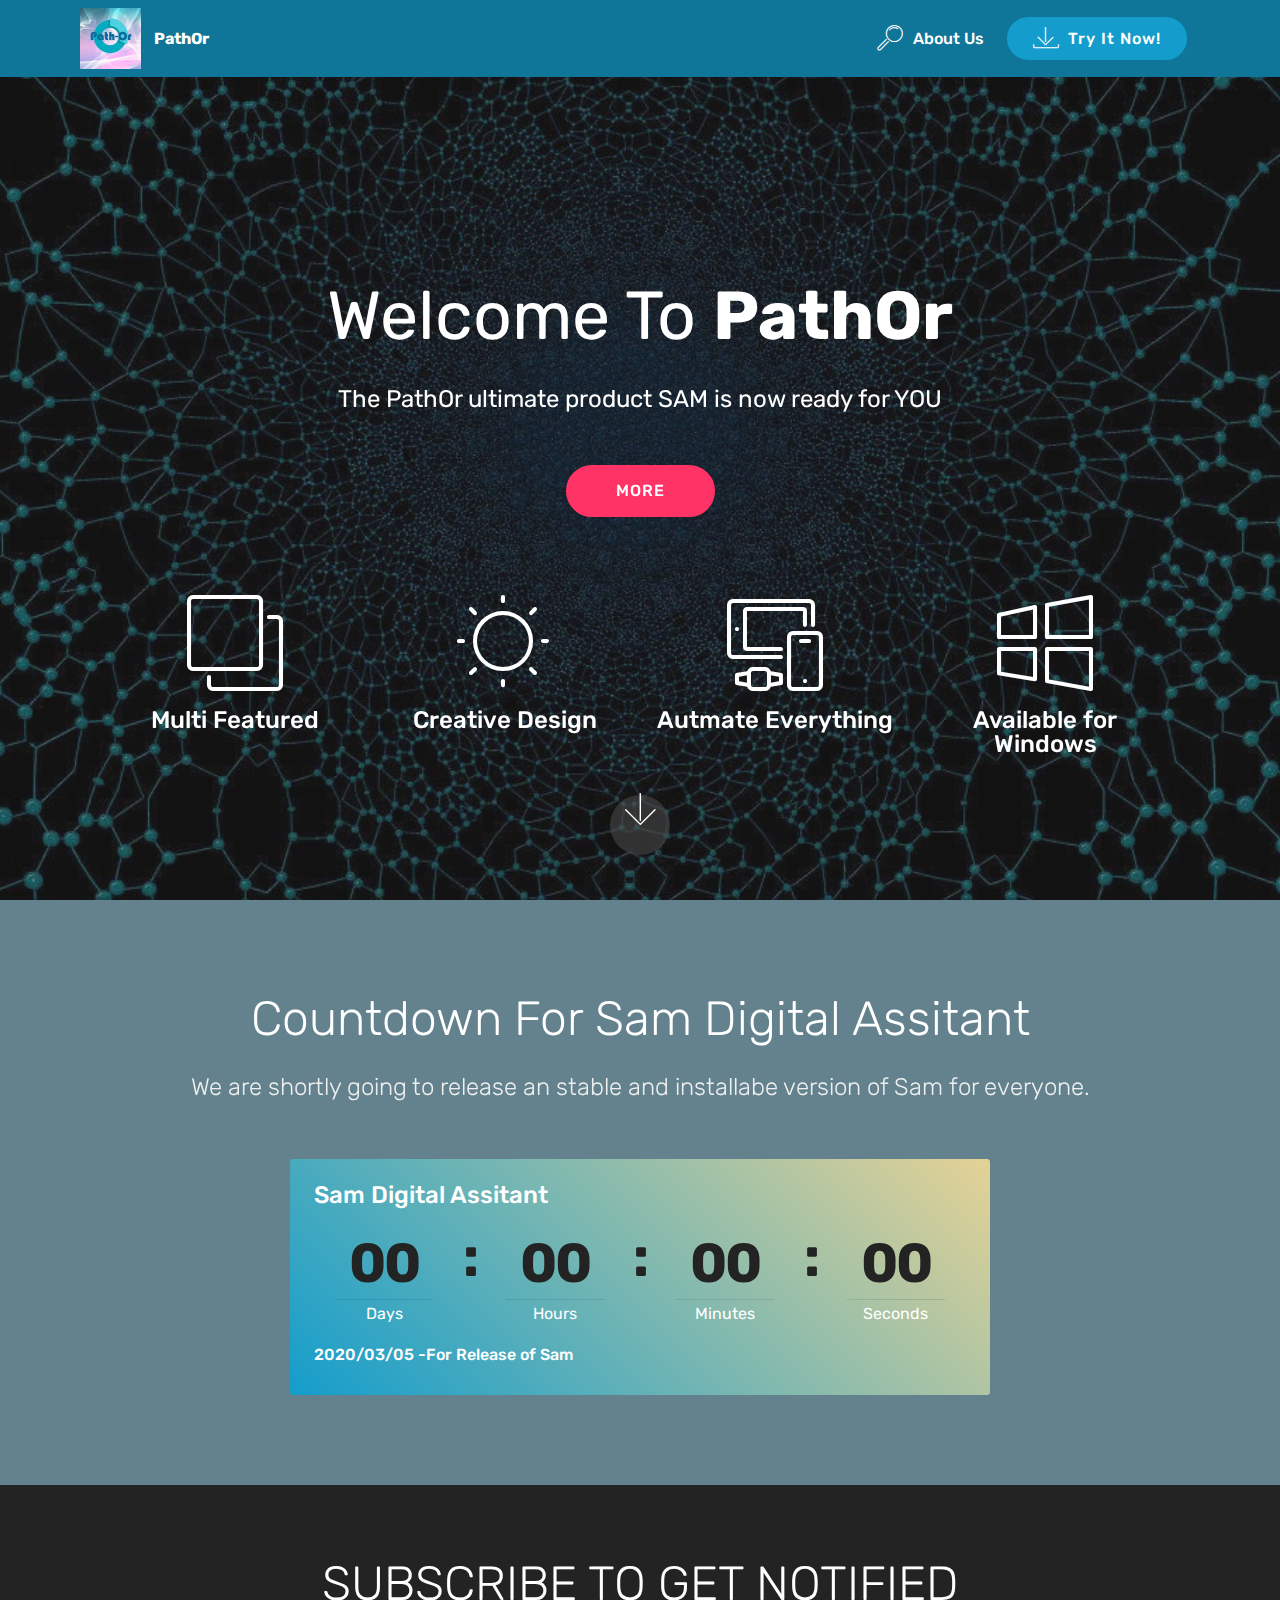
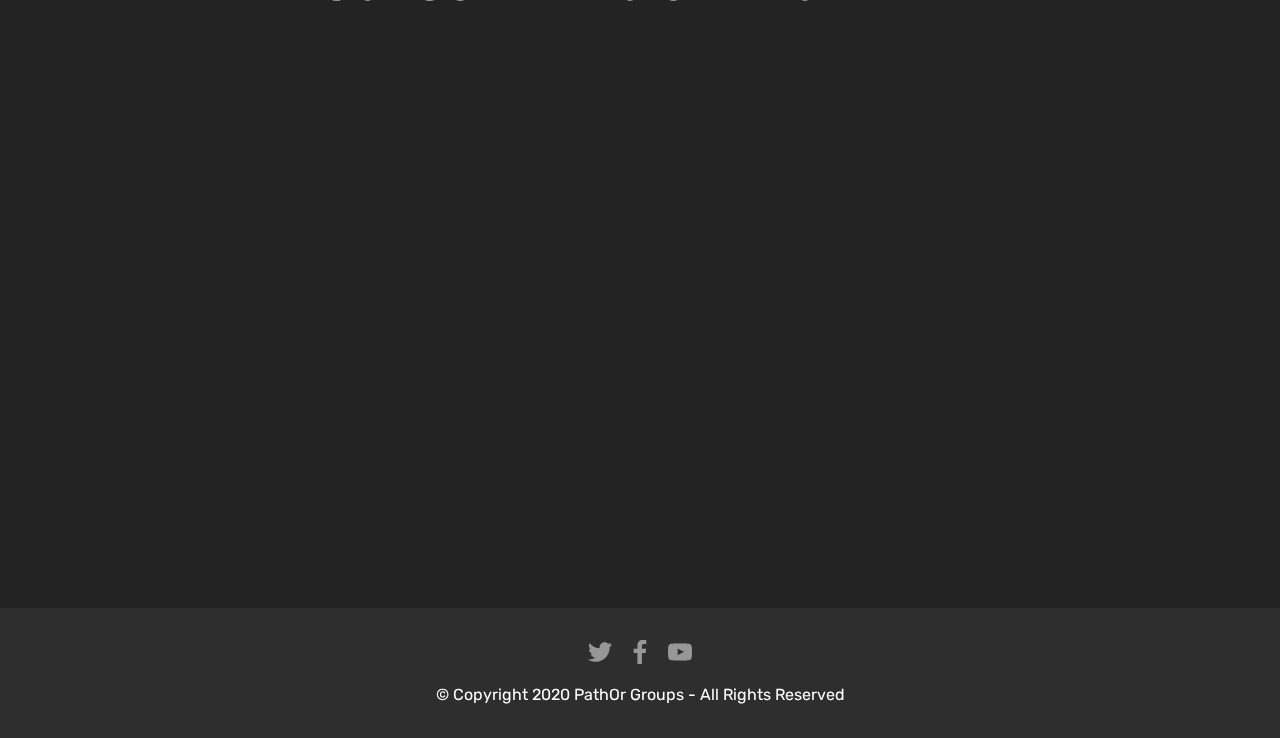
<file: sam.html>
<!DOCTYPE html>
<html  >
<head>
  <!-- Site made with Mobirise Website Builder v4.12.0, https://mobirise.com -->
  <meta charset="UTF-8">
  <meta http-equiv="X-UA-Compatible" content="IE=edge">
  <meta name="generator" content="Mobirise v4.12.0, mobirise.com">
  <meta name="viewport" content="width=device-width, initial-scale=1, minimum-scale=1">
  <link rel="shortcut icon" href="assets/images/pathor-logo-122x121.jpg" type="image/x-icon">
  <meta name="description" content="Sam Digital Assitant , the most advanced and demanded assitant made in Python 3.6 , It has a lot of feature for you to make feel like Tony Stark. Watch it now in action, Download it for yourslef.
https://youtu.be/jDsmymypNdo
Python3.6
Sam Assitant
Virtual Assitant
Ai 
Ai in python

">
  
  <title>Sam Digital Assitant</title>
  <link rel="stylesheet" href="assets/web/assets/mobirise-icons/mobirise-icons.css">
  <link rel="stylesheet" href="assets/facebook-plugin/style.css">
  <link rel="stylesheet" href="assets/bootstrap/css/bootstrap.min.css">
  <link rel="stylesheet" href="assets/bootstrap/css/bootstrap-grid.min.css">
  <link rel="stylesheet" href="assets/bootstrap/css/bootstrap-reboot.min.css">
  <link rel="stylesheet" href="assets/tether/tether.min.css">
  <link rel="stylesheet" href="assets/socicon/css/styles.css">
  <link rel="stylesheet" href="assets/dropdown/css/style.css">
  <link rel="stylesheet" href="assets/theme/css/style.css">
  <link rel="preload" as="style" href="assets/mobirise/css/mbr-additional.css"><link rel="stylesheet" href="assets/mobirise/css/mbr-additional.css" type="text/css">
  
  
  
</head>
<body>
  <section class="menu cid-rQSm6ohQcy" once="menu" id="menu1-3">

    

    <nav class="navbar navbar-expand beta-menu navbar-dropdown align-items-center navbar-toggleable-sm">
        <button class="navbar-toggler navbar-toggler-right" type="button" data-toggle="collapse" data-target="#navbarSupportedContent" aria-controls="navbarSupportedContent" aria-expanded="false" aria-label="Toggle navigation">
            <div class="hamburger">
                <span></span>
                <span></span>
                <span></span>
                <span></span>
            </div>
        </button>
        <div class="menu-logo">
            <div class="navbar-brand">
                <span class="navbar-logo">
                    <a href="https://mobirise.co">
                         <img src="assets/images/pathor-logo-122x121.jpg" alt="Mobirise" title="" style="height: 3.8rem;">
                    </a>
                </span>
                <span class="navbar-caption-wrap"><a class="navbar-caption text-white display-4" href="https://www.pathor.ml">PathOr</a></span>
            </div>
        </div>
        <div class="collapse navbar-collapse" id="navbarSupportedContent">
            <ul class="navbar-nav nav-dropdown" data-app-modern-menu="true"><li class="nav-item">
                    <a class="nav-link link text-white display-4" href="https://www.pathor.ml">
                        <span class="mbri-search mbr-iconfont mbr-iconfont-btn"></span>
                        About Us
                    </a>
                </li></ul>
            <div class="navbar-buttons mbr-section-btn"><a class="btn btn-sm btn-primary display-4" href="index.html#countdown2-1">
                    <span class="mbri-save mbr-iconfont mbr-iconfont-btn "></span>
                    Try It Now!
                </a></div>
        </div>
    </nav>
</section>

<section class="engine"><a href="https://mobirise.info/d">web maker</a></section><section class="header12 cid-rQSlsmWS9n mbr-fullscreen mbr-parallax-background" id="header12-0">

    

    <div class="mbr-overlay" style="opacity: 0.5; background-color: rgb(35, 35, 35);">
    </div>

    <div class="container  ">
            <div class="media-container">
                <div class="col-md-12 align-center">
                    <h1 class="mbr-section-title pb-3 mbr-white mbr-bold mbr-fonts-style display-1"><br><br><span style="font-weight: normal;">Welcome To </span>PathOr</h1>
                    <p class="mbr-text pb-3 mbr-white mbr-fonts-style display-5">
                        The PathOr ultimate product SAM is now ready for YOU</p>
                    <div class="mbr-section-btn align-center py-2"><a class="btn btn-md btn-secondary display-4" href="index.html#countdown2-1">MORE</a></div>

                    <div class="icons-media-container mbr-white">
                        <div class="card col-12 col-md-6 col-lg-3">
                            <div class="icon-block">
                            
                                <span class="mbr-iconfont mbri-layers"></span>
                            
                            </div>
                            <h5 class="mbr-fonts-style display-5">
                                Multi Featured</h5>
                        </div>

                        <div class="card col-12 col-md-6 col-lg-3">
                            <div class="icon-block">
                                
                                    <span class="mbr-iconfont mbri-sun"></span>
                                
                            </div>
                            <h5 class="mbr-fonts-style display-5">
                                Creative Design</h5>
                        </div>

                        <div class="card col-12 col-md-6 col-lg-3">
                            <div class="icon-block">
                                
                                    <span class="mbr-iconfont mbri-devices"></span>
                                
                            </div>
                            <h5 class="mbr-fonts-style display-5">Autmate Everything</h5>
                        </div>

                        <div class="card col-12 col-md-6 col-lg-3">
                            <div class="icon-block">
                                
                                    <span class="mbr-iconfont mbri-windows"></span>
                                
                            </div>
                            <h5 class="mbr-fonts-style display-5">Available for Windows</h5>
                        </div>
                    </div>
                </div>
            </div>
    </div>

    <div class="mbr-arrow hidden-sm-down" aria-hidden="true">
        <a href="#next">
            <i class="mbri-down mbr-iconfont"></i>
        </a>
    </div>
</section>

<section class="countdown2 cid-rQSlCM19pt" id="countdown2-1" data-bg-video="https://www.youtube.com/watch?v=-MKapbz0GIo">

    

    <div class="mbr-overlay" style="opacity: 0.6; background-color: rgb(7, 59, 76);">
    </div>

    <div class="container">
        <h2 class="mbr-section-title pb-3 align-center mbr-fonts-style display-2">
            Countdown For Sam Digital Assitant</h2>
        <h3 class="mbr-section-subtitle align-center mbr-fonts-style display-5">We are shortly going to release an stable and installabe version of Sam for everyone.
        </h3>
    </div>
    <div class="container pt-5 mt-2">
        <div class=" countdown-cont align-center p-4">
            <div class="event-name align-left mbr-white ">
                <h4 class="mbr-fonts-style display-5">Sam Digital Assitant</h4>
            </div>
            <div class="countdown align-center py-2" data-due-date="2020/03/05">
            </div>
            <div class="daysCountdown" title="Days"></div>
            <div class="hoursCountdown" title="Hours"></div>
            <div class="minutesCountdown" title="Minutes"></div>
            <div class="secondsCountdown" title="Seconds"></div>
            <div class="event-date align-left mbr-white">
                <h5 class="mbr-fonts-style display-7">2020/03/05 -For Release of Sam</h5>
            </div>
        </div>

        
    </div>
</section>

<section class="mbr-section form3 cid-rQSoqcSPzC" id="form3-5">

    

    

    <div class="container">
        <div class="row justify-content-center">
            <div class="title col-12 col-lg-8">
                <h2 class="align-center pb-2 mbr-fonts-style display-2">
                    SUBSCRIBE TO GET NOTIFIED</h2>
                
            </div>
           <iframe id="JotFormIFrame" title="Pre-register For Notification" onload="window.parent.scrollTo(0,0)" allowtransparency="true" allowfullscreen="false" allow="geolocation; microphone; camera" src="https://form.jotform.com/200492137117044" frameborder="0" style="
      min-width: 100%;
      height:539px;
      border:none;" scrolling="no">
    </iframe>
        </div>

  
    </div>
</section>

<section once="footers" class="cid-rQWncySbQc" id="footer7-b">

    

    

    <div class="container">
        <div class="media-container-row align-center mbr-white">
            
            <div class="row social-row">
                <div class="social-list align-right pb-2">
                    
                    
                    
                    
                    
                    
                <div class="soc-item">
                        <a href="https://twitter.com" target="_blank">
                            <span class="mbr-iconfont mbr-iconfont-social socicon-twitter socicon"></span>
                        </a>
                    </div><div class="soc-item">
                        <a href="https://www.facebook.com/Thedeveloperssite/?ref=settings" target="_blank">
                            <span class="mbr-iconfont mbr-iconfont-social socicon-facebook socicon"></span>
                        </a>
                    </div><div class="soc-item">
                        <a href="https://www.youtube.com/channel/UCTa938YIUO7bRdHcZOm6D5A" target="_blank">
                            <span class="mbr-iconfont mbr-iconfont-social socicon-youtube socicon"></span>
                        </a>
                    </div></div>
            </div>
            <div class="row row-copirayt">
                <p class="mbr-text mb-0 mbr-fonts-style mbr-white align-center display-7">
                    © Copyright 2020 PathOr Groups - All Rights Reserved
                </p>
            </div>
        </div>
    </div>
</section>


  <script src="assets/web/assets/jquery/jquery.min.js"></script>
  <script src="assets/popper/popper.min.js"></script>
  <script src="https://connect.facebook.net/en_US/sdk.js#xfbml=1&version=v2.5"></script>
  <script src="https://apis.google.com/js/plusone.js"></script>
  <script src="assets/facebook-plugin/facebook-script.js"></script>
  <script src="assets/bootstrap/js/bootstrap.min.js"></script>
  <script src="assets/smoothscroll/smooth-scroll.js"></script>
  <script src="assets/tether/tether.min.js"></script>
  <script src="assets/touchswipe/jquery.touch-swipe.min.js"></script>
  <script src="assets/vimeoplayer/jquery.mb.vimeo_player.js"></script>
  <script src="assets/parallax/jarallax.min.js"></script>
  <script src="assets/countdown/jquery.countdown.min.js"></script>
  <script src="assets/ytplayer/jquery.mb.ytplayer.min.js"></script>
  <script src="assets/dropdown/js/nav-dropdown.js"></script>
  <script src="assets/dropdown/js/navbar-dropdown.js"></script>
  <script src="assets/theme/js/script.js"></script>
  
  
</body>
</html>
</file>
<file: assets/web/assets/mobirise-icons/mobirise-icons.css>
@font-face {
  font-family: 'MobiriseIcons';
  src:  url('mobirise-icons.eot?spat4u');
  src:  url('mobirise-icons.eot?spat4u#iefix') format('embedded-opentype'),
    url('mobirise-icons.ttf?spat4u') format('truetype'),
    url('mobirise-icons.woff?spat4u') format('woff'),
    url('mobirise-icons.svg?spat4u#MobiriseIcons') format('svg');
  font-weight: normal;
  font-style: normal;
  font-display: swap;
}

[class^="mbri-"], [class*=" mbri-"] {
  /* use !important to prevent issues with browser extensions that change fonts */
  font-family: MobiriseIcons !important;
  speak: none;
  font-style: normal;
  font-weight: normal;
  font-variant: normal;
  text-transform: none;
  line-height: 1;

  /* Better Font Rendering =========== */
  -webkit-font-smoothing: antialiased;
  -moz-osx-font-smoothing: grayscale;
}

.mbri-add-submenu:before {
  content: "\e900";
}
.mbri-alert:before {
  content: "\e901";
}
.mbri-align-center:before {
  content: "\e902";
}
.mbri-align-justify:before {
  content: "\e903";
}
.mbri-align-left:before {
  content: "\e904";
}
.mbri-align-right:before {
  content: "\e905";
}
.mbri-android:before {
  content: "\e906";
}
.mbri-apple:before {
  content: "\e907";
}
.mbri-arrow-down:before {
  content: "\e908";
}
.mbri-arrow-next:before {
  content: "\e909";
}
.mbri-arrow-prev:before {
  content: "\e90a";
}
.mbri-arrow-up:before {
  content: "\e90b";
}
.mbri-bold:before {
  content: "\e90c";
}
.mbri-bookmark:before {
  content: "\e90d";
}
.mbri-bootstrap:before {
  content: "\e90e";
}
.mbri-briefcase:before {
  content: "\e90f";
}
.mbri-browse:before {
  content: "\e910";
}
.mbri-bulleted-list:before {
  content: "\e911";
}
.mbri-calendar:before {
  content: "\e912";
}
.mbri-camera:before {
  content: "\e913";
}
.mbri-cart-add:before {
  content: "\e914";
}
.mbri-cart-full:before {
  content: "\e915";
}
.mbri-cash:before {
  content: "\e916";
}
.mbri-change-style:before {
  content: "\e917";
}
.mbri-chat:before {
  content: "\e918";
}
.mbri-clock:before {
  content: "\e919";
}
.mbri-close:before {
  content: "\e91a";
}
.mbri-cloud:before {
  content: "\e91b";
}
.mbri-code:before {
  content: "\e91c";
}
.mbri-contact-form:before {
  content: "\e91d";
}
.mbri-credit-card:before {
  content: "\e91e";
}
.mbri-cursor-click:before {
  content: "\e91f";
}
.mbri-cust-feedback:before {
  content: "\e920";
}
.mbri-database:before {
  content: "\e921";
}
.mbri-delivery:before {
  content: "\e922";
}
.mbri-desktop:before {
  content: "\e923";
}
.mbri-devices:before {
  content: "\e924";
}
.mbri-down:before {
  content: "\e925";
}
.mbri-download:before {
  content: "\e989";
}
.mbri-drag-n-drop:before {
  content: "\e927";
}
.mbri-drag-n-drop2:before {
  content: "\e928";
}
.mbri-edit:before {
  content: "\e929";
}
.mbri-edit2:before {
  content: "\e92a";
}
.mbri-error:before {
  content: "\e92b";
}
.mbri-extension:before {
  content: "\e92c";
}
.mbri-features:before {
  content: "\e92d";
}
.mbri-file:before {
  content: "\e92e";
}
.mbri-flag:before {
  content: "\e92f";
}
.mbri-folder:before {
  content: "\e930";
}
.mbri-gift:before {
  content: "\e931";
}
.mbri-github:before {
  content: "\e932";
}
.mbri-globe:before {
  content: "\e933";
}
.mbri-globe-2:before {
  content: "\e934";
}
.mbri-growing-chart:before {
  content: "\e935";
}
.mbri-hearth:before {
  content: "\e936";
}
.mbri-help:before {
  content: "\e937";
}
.mbri-home:before {
  content: "\e938";
}
.mbri-hot-cup:before {
  content: "\e939";
}
.mbri-idea:before {
  content: "\e93a";
}
.mbri-image-gallery:before {
  content: "\e93b";
}
.mbri-image-slider:before {
  content: "\e93c";
}
.mbri-info:before {
  content: "\e93d";
}
.mbri-italic:before {
  content: "\e93e";
}
.mbri-key:before {
  content: "\e93f";
}
.mbri-laptop:before {
  content: "\e940";
}
.mbri-layers:before {
  content: "\e941";
}
.mbri-left-right:before {
  content: "\e942";
}
.mbri-left:before {
  content: "\e943";
}
.mbri-letter:before {
  content: "\e944";
}
.mbri-like:before {
  content: "\e945";
}
.mbri-link:before {
  content: "\e946";
}
.mbri-lock:before {
  content: "\e947";
}
.mbri-login:before {
  content: "\e948";
}
.mbri-logout:before {
  content: "\e949";
}
.mbri-magic-stick:before {
  content: "\e94a";
}
.mbri-map-pin:before {
  content: "\e94b";
}
.mbri-menu:before {
  content: "\e94c";
}
.mbri-mobile:before {
  content: "\e94d";
}
.mbri-mobile2:before {
  content: "\e94e";
}
.mbri-mobirise:before {
  content: "\e94f";
}
.mbri-more-horizontal:before {
  content: "\e950";
}
.mbri-more-vertical:before {
  content: "\e951";
}
.mbri-music:before {
  content: "\e952";
}
.mbri-new-file:before {
  content: "\e953";
}
.mbri-numbered-list:before {
  content: "\e954";
}
.mbri-opened-folder:before {
  content: "\e955";
}
.mbri-pages:before {
  content: "\e956";
}
.mbri-paper-plane:before {
  content: "\e957";
}
.mbri-paperclip:before {
  content: "\e958";
}
.mbri-photo:before {
  content: "\e959";
}
.mbri-photos:before {
  content: "\e95a";
}
.mbri-pin:before {
  content: "\e95b";
}
.mbri-play:before {
  content: "\e95c";
}
.mbri-plus:before {
  content: "\e95d";
}
.mbri-preview:before {
  content: "\e95e";
}
.mbri-print:before {
  content: "\e95f";
}
.mbri-protect:before {
  content: "\e960";
}
.mbri-question:before {
  content: "\e961";
}
.mbri-quote-left:before {
  content: "\e962";
}
.mbri-quote-right:before {
  content: "\e963";
}
.mbri-refresh:before {
  content: "\e964";
}
.mbri-responsive:before {
  content: "\e965";
}
.mbri-right:before {
  content: "\e966";
}
.mbri-rocket:before {
  content: "\e967";
}
.mbri-sad-face:before {
  content: "\e968";
}
.mbri-sale:before {
  content: "\e969";
}
.mbri-save:before {
  content: "\e96a";
}
.mbri-search:before {
  content: "\e96b";
}
.mbri-setting:before {
  content: "\e96c";
}
.mbri-setting2:before {
  content: "\e96d";
}
.mbri-setting3:before {
  content: "\e96e";
}
.mbri-share:before {
  content: "\e96f";
}
.mbri-shopping-bag:before {
  content: "\e970";
}
.mbri-shopping-basket:before {
  content: "\e971";
}
.mbri-shopping-cart:before {
  content: "\e972";
}
.mbri-sites:before {
  content: "\e973";
}
.mbri-smile-face:before {
  content: "\e974";
}
.mbri-speed:before {
  content: "\e975";
}
.mbri-star:before {
  content: "\e976";
}
.mbri-success:before {
  content: "\e977";
}
.mbri-sun:before {
  content: "\e978";
}
.mbri-sun2:before {
  content: "\e979";
}
.mbri-tablet:before {
  content: "\e97a";
}
.mbri-tablet-vertical:before {
  content: "\e97b";
}
.mbri-target:before {
  content: "\e97c";
}
.mbri-timer:before {
  content: "\e97d";
}
.mbri-to-ftp:before {
  content: "\e97e";
}
.mbri-to-local-drive:before {
  content: "\e97f";
}
.mbri-touch-swipe:before {
  content: "\e980";
}
.mbri-touch:before {
  content: "\e981";
}
.mbri-trash:before {
  content: "\e982";
}
.mbri-underline:before {
  content: "\e983";
}
.mbri-unlink:before {
  content: "\e984";
}
.mbri-unlock:before {
  content: "\e985";
}
.mbri-up-down:before {
  content: "\e986";
}
.mbri-up:before {
  content: "\e987";
}
.mbri-update:before {
  content: "\e988";
}
.mbri-upload:before {
 content: "\e926"; 
}
.mbri-user:before {
  content: "\e98a";
}
.mbri-user2:before {
  content: "\e98b";
}
.mbri-users:before {
  content: "\e98c";
}
.mbri-video:before {
  content: "\e98d";
}
.mbri-video-play:before {
  content: "\e98e";
}
.mbri-watch:before {
  content: "\e98f";
}
.mbri-website-theme:before {
  content: "\e990";
}
.mbri-wifi:before {
  content: "\e991";
}
.mbri-windows:before {
  content: "\e992";
}
.mbri-zoom-out:before {
  content: "\e993";
}
.mbri-redo:before {
  content: "\e994";
}
.mbri-undo:before {
  content: "\e995";
}
</file>
<file: assets/facebook-plugin/style.css>
.mbr-section.mbr-section__comments{
    position: relative;
}
.mbr-section__comments{
    background-size: cover;
}
.addons-container {
  position: relative;
  margin-left: auto;
  margin-right: auto;
  padding-right: 15px;
  padding-left: 15px; }
  @media (min-width: 576px) {
    .addons-container {
      padding-right: 15px;
      padding-left: 15px; } }
  @media (min-width: 768px) {
    .addons-container {
      padding-right: 15px;
      padding-left: 15px; } }
  @media (min-width: 992px) {
    .addons-container {
      padding-right: 15px;
      padding-left: 15px; } }
  @media (min-width: 1200px) {
    .addons-container {
      padding-right: 15px;
      padding-left: 15px; } }
  @media (min-width: 576px) {
    .addons-container {
      width: 540px;
      max-width: 100%; } }
  @media (min-width: 768px) {
    .addons-container {
      width: 720px;
      max-width: 100%; } }
  @media (min-width: 992px) {
    .addons-container {
      width: 960px;
      max-width: 100%; } }
  @media (min-width: 1200px) {
    .addons-container {
      width: 1140px;
      max-width: 100%; } }

.addons-container-inner{
    position: relative;
    width: 100%;
    min-height: 1px;
    padding-right: 15px;
    padding-left: 15px;
}
@media (min-width: 567px) {
    .addons-container-inner{
        -ms-flex: 0 0 66.666667%;
        flex: 0 0 66.666667%;
        max-width: 66.666667%;
    }
}
.addons-row{
    display: flex;
    justify-content:center;
}
</file>
<file: assets/socicon/css/styles.css>
@charset "UTF-8";

@font-face {
  font-family: "socicon";
  src:url("../fonts/socicon.eot");
  src:url("../fonts/socicon.eot?#iefix") format("embedded-opentype"),
    url("../fonts/socicon.woff") format("woff"),
    url("../fonts/socicon.ttf") format("truetype"),
    url("../fonts/socicon.svg#socicon") format("svg");
  font-weight: normal;
  font-style: normal;
  font-display:swap;
}

[data-icon]:before {
  font-family: "socicon" !important;
  content: attr(data-icon);
  font-style: normal !important;
  font-weight: normal !important;
  font-variant: normal !important;
  text-transform: none !important;
  speak: none;
  line-height: 1;
  -webkit-font-smoothing: antialiased;
  -moz-osx-font-smoothing: grayscale;
}

[class^="socicon-"]:before,
[class*=" socicon-"]:before {
  font-family: "socicon" !important;
  font-style: normal !important;
  font-weight: normal !important;
  font-variant: normal !important;
  text-transform: none !important;
  speak: none;
  line-height: 1;
  -webkit-font-smoothing: antialiased;
  -moz-osx-font-smoothing: grayscale;
}

.socicon-modelmayhem:before {
  content: "\e000";
}
.socicon-mixcloud:before {
  content: "\e001";
}
.socicon-drupal:before {
  content: "\e002";
}
.socicon-swarm:before {
  content: "\e003";
}
.socicon-istock:before {
  content: "\e004";
}
.socicon-yammer:before {
  content: "\e005";
}
.socicon-ello:before {
  content: "\e006";
}
.socicon-stackoverflow:before {
  content: "\e007";
}
.socicon-persona:before {
  content: "\e008";
}
.socicon-triplej:before {
  content: "\e009";
}
.socicon-houzz:before {
  content: "\e00a";
}
.socicon-rss:before {
  content: "\e00b";
}
.socicon-paypal:before {
  content: "\e00c";
}
.socicon-odnoklassniki:before {
  content: "\e00d";
}
.socicon-airbnb:before {
  content: "\e00e";
}
.socicon-periscope:before {
  content: "\e00f";
}
.socicon-outlook:before {
  content: "\e010";
}
.socicon-coderwall:before {
  content: "\e011";
}
.socicon-tripadvisor:before {
  content: "\e012";
}
.socicon-appnet:before {
  content: "\e013";
}
.socicon-goodreads:before {
  content: "\e014";
}
.socicon-tripit:before {
  content: "\e015";
}
.socicon-lanyrd:before {
  content: "\e016";
}
.socicon-slideshare:before {
  content: "\e017";
}
.socicon-buffer:before {
  content: "\e018";
}
.socicon-disqus:before {
  content: "\e019";
}
.socicon-vkontakte:before {
  content: "\e01a";
}
.socicon-whatsapp:before {
  content: "\e01b";
}
.socicon-patreon:before {
  content: "\e01c";
}
.socicon-storehouse:before {
  content: "\e01d";
}
.socicon-pocket:before {
  content: "\e01e";
}
.socicon-mail:before {
  content: "\e01f";
}
.socicon-blogger:before {
  content: "\e020";
}
.socicon-technorati:before {
  content: "\e021";
}
.socicon-reddit:before {
  content: "\e022";
}
.socicon-dribbble:before {
  content: "\e023";
}
.socicon-stumbleupon:before {
  content: "\e024";
}
.socicon-digg:before {
  content: "\e025";
}
.socicon-envato:before {
  content: "\e026";
}
.socicon-behance:before {
  content: "\e027";
}
.socicon-delicious:before {
  content: "\e028";
}
.socicon-deviantart:before {
  content: "\e029";
}
.socicon-forrst:before {
  content: "\e02a";
}
.socicon-play:before {
  content: "\e02b";
}
.socicon-zerply:before {
  content: "\e02c";
}
.socicon-wikipedia:before {
  content: "\e02d";
}
.socicon-apple:before {
  content: "\e02e";
}
.socicon-flattr:before {
  content: "\e02f";
}
.socicon-github:before {
  content: "\e030";
}
.socicon-renren:before {
  content: "\e031";
}
.socicon-friendfeed:before {
  content: "\e032";
}
.socicon-newsvine:before {
  content: "\e033";
}
.socicon-identica:before {
  content: "\e034";
}
.socicon-bebo:before {
  content: "\e035";
}
.socicon-zynga:before {
  content: "\e036";
}
.socicon-steam:before {
  content: "\e037";
}
.socicon-xbox:before {
  content: "\e038";
}
.socicon-windows:before {
  content: "\e039";
}
.socicon-qq:before {
  content: "\e03a";
}
.socicon-douban:before {
  content: "\e03b";
}
.socicon-meetup:before {
  content: "\e03c";
}
.socicon-playstation:before {
  content: "\e03d";
}
.socicon-android:before {
  content: "\e03e";
}
.socicon-snapchat:before {
  content: "\e03f";
}
.socicon-twitter:before {
  content: "\e040";
}
.socicon-facebook:before {
  content: "\e041";
}
.socicon-googleplus:before {
  content: "\e042";
}
.socicon-pinterest:before {
  content: "\e043";
}
.socicon-foursquare:before {
  content: "\e044";
}
.socicon-yahoo:before {
  content: "\e045";
}
.socicon-skype:before {
  content: "\e046";
}
.socicon-yelp:before {
  content: "\e047";
}
.socicon-feedburner:before {
  content: "\e048";
}
.socicon-linkedin:before {
  content: "\e049";
}
.socicon-viadeo:before {
  content: "\e04a";
}
.socicon-xing:before {
  content: "\e04b";
}
.socicon-myspace:before {
  content: "\e04c";
}
.socicon-soundcloud:before {
  content: "\e04d";
}
.socicon-spotify:before {
  content: "\e04e";
}
.socicon-grooveshark:before {
  content: "\e04f";
}
.socicon-lastfm:before {
  content: "\e050";
}
.socicon-youtube:before {
  content: "\e051";
}
.socicon-vimeo:before {
  content: "\e052";
}
.socicon-dailymotion:before {
  content: "\e053";
}
.socicon-vine:before {
  content: "\e054";
}
.socicon-flickr:before {
  content: "\e055";
}
.socicon-500px:before {
  content: "\e056";
}
.socicon-wordpress:before {
  content: "\e058";
}
.socicon-tumblr:before {
  content: "\e059";
}
.socicon-twitch:before {
  content: "\e05a";
}
.socicon-8tracks:before {
  content: "\e05b";
}
.socicon-amazon:before {
  content: "\e05c";
}
.socicon-icq:before {
  content: "\e05d";
}
.socicon-smugmug:before {
  content: "\e05e";
}
.socicon-ravelry:before {
  content: "\e05f";
}
.socicon-weibo:before {
  content: "\e060";
}
.socicon-baidu:before {
  content: "\e061";
}
.socicon-angellist:before {
  content: "\e062";
}
.socicon-ebay:before {
  content: "\e063";
}
.socicon-imdb:before {
  content: "\e064";
}
.socicon-stayfriends:before {
  content: "\e065";
}
.socicon-residentadvisor:before {
  content: "\e066";
}
.socicon-google:before {
  content: "\e067";
}
.socicon-yandex:before {
  content: "\e068";
}
.socicon-sharethis:before {
  content: "\e069";
}
.socicon-bandcamp:before {
  content: "\e06a";
}
.socicon-itunes:before {
  content: "\e06b";
}
.socicon-deezer:before {
  content: "\e06c";
}
.socicon-telegram:before {
  content: "\e06e";
}
.socicon-openid:before {
  content: "\e06f";
}
.socicon-amplement:before {
  content: "\e070";
}
.socicon-viber:before {
  content: "\e071";
}
.socicon-zomato:before {
  content: "\e072";
}
.socicon-draugiem:before {
  content: "\e074";
}
.socicon-endomodo:before {
  content: "\e075";
}
.socicon-filmweb:before {
  content: "\e076";
}
.socicon-stackexchange:before {
  content: "\e077";
}
.socicon-wykop:before {
  content: "\e078";
}
.socicon-teamspeak:before {
  content: "\e079";
}
.socicon-teamviewer:before {
  content: "\e07a";
}
.socicon-ventrilo:before {
  content: "\e07b";
}
.socicon-younow:before {
  content: "\e07c";
}
.socicon-raidcall:before {
  content: "\e07d";
}
.socicon-mumble:before {
  content: "\e07e";
}
.socicon-medium:before {
  content: "\e06d";
}
.socicon-bebee:before {
  content: "\e07f";
}
.socicon-hitbox:before {
  content: "\e080";
}
.socicon-reverbnation:before {
  content: "\e081";
}
.socicon-formulr:before {
  content: "\e082";
}
.socicon-instagram:before {
  content: "\e057";
}
.socicon-battlenet:before {
  content: "\e083";
}
.socicon-chrome:before {
  content: "\e084";
}
.socicon-discord:before {
  content: "\e086";
}
.socicon-issuu:before {
  content: "\e087";
}
.socicon-macos:before {
  content: "\e088";
}
.socicon-firefox:before {
  content: "\e089";
}
.socicon-opera:before {
  content: "\e08d";
}
.socicon-keybase:before {
  content: "\e090";
}
.socicon-alliance:before {
  content: "\e091";
}
.socicon-livejournal:before {
  content: "\e092";
}
.socicon-googlephotos:before {
  content: "\e093";
}
.socicon-horde:before {
  content: "\e094";
}
.socicon-etsy:before {
  content: "\e095";
}
.socicon-zapier:before {
  content: "\e096";
}
.socicon-google-scholar:before {
  content: "\e097";
}
.socicon-researchgate:before {
  content: "\e098";
}
.socicon-wechat:before {
  content: "\e099";
}
.socicon-strava:before {
  content: "\e09a";
}
.socicon-line:before {
  content: "\e09b";
}
.socicon-lyft:before {
  content: "\e09c";
}
.socicon-uber:before {
  content: "\e09d";
}
.socicon-songkick:before {
  content: "\e09e";
}
.socicon-viewbug:before {
  content: "\e09f";
}
.socicon-googlegroups:before {
  content: "\e0a0";
}
.socicon-quora:before {
  content: "\e073";
}
.socicon-diablo:before {
  content: "\e085";
}
.socicon-blizzard:before {
  content: "\e0a1";
}
.socicon-hearthstone:before {
  content: "\e08b";
}
.socicon-heroes:before {
  content: "\e08a";
}
.socicon-overwatch:before {
  content: "\e08c";
}
.socicon-warcraft:before {
  content: "\e08e";
}
.socicon-starcraft:before {
  content: "\e08f";
}
.socicon-beam:before {
  content: "\e0a2";
}
.socicon-curse:before {
  content: "\e0a3";
}
.socicon-player:before {
  content: "\e0a4";
}
.socicon-streamjar:before {
  content: "\e0a5";
}
.socicon-nintendo:before {
  content: "\e0a6";
}
.socicon-hellocoton:before {
  content: "\e0a7";
}
</file>
<file: assets/dropdown/css/style.css>
.navbar-dropdown {
  left: 0;
  padding: 0;
  position: absolute;
  right: 0;
  top: 0;
  transition: all 0.45s ease;
  z-index: 1030;
  background: #282828; }
  .navbar-dropdown .navbar-logo {
    margin-right: 0.8rem;
    transition: margin 0.3s ease-in-out;
    vertical-align: middle; }
    .navbar-dropdown .navbar-logo img {
      height: 3.125rem;
      transition: all 0.3s ease-in-out; }
    .navbar-dropdown .navbar-logo.mbr-iconfont {
      font-size: 3.125rem;
      line-height: 3.125rem; }
  .navbar-dropdown .navbar-caption {
    font-weight: 700;
    white-space: normal;
    vertical-align: -4px;
    line-height: 3.125rem !important; }
    .navbar-dropdown .navbar-caption, .navbar-dropdown .navbar-caption:hover {
      color: inherit;
      text-decoration: none; }
  .navbar-dropdown .mbr-iconfont + .navbar-caption {
    vertical-align: -1px; }
  .navbar-dropdown.navbar-fixed-top {
    position: fixed; }
  .navbar-dropdown .navbar-brand span {
    vertical-align: -4px; }
  .navbar-dropdown.bg-color.transparent {
    background: none; }
  .navbar-dropdown.navbar-short .navbar-brand {
    padding: 0.625rem 0; }
    .navbar-dropdown.navbar-short .navbar-brand span {
      vertical-align: -1px; }
  .navbar-dropdown.navbar-short .navbar-caption {
    line-height: 2.375rem !important;
    vertical-align: -2px; }
  .navbar-dropdown.navbar-short .navbar-logo {
    margin-right: 0.5rem; }
    .navbar-dropdown.navbar-short .navbar-logo img {
      height: 2.375rem; }
    .navbar-dropdown.navbar-short .navbar-logo.mbr-iconfont {
      font-size: 2.375rem;
      line-height: 2.375rem; }
  .navbar-dropdown.navbar-short .mbr-table-cell {
    height: 3.625rem; }
  .navbar-dropdown .navbar-close {
    left: 0.6875rem;
    position: fixed;
    top: 0.75rem;
    z-index: 1000; }
  .navbar-dropdown .hamburger-icon {
    content: "";
    display: inline-block;
    vertical-align: middle;
    width: 16px;
    -webkit-box-shadow: 0 -6px 0 1px #282828,0 0 0 1px #282828,0 6px 0 1px #282828;
    -moz-box-shadow: 0 -6px 0 1px #282828,0 0 0 1px #282828,0 6px 0 1px #282828;
    box-shadow: 0 -6px 0 1px #282828,0 0 0 1px #282828,0 6px 0 1px #282828; }

.dropdown-menu .dropdown-toggle[data-toggle="dropdown-submenu"]::after {
  border-bottom: 0.35em solid transparent;
  border-left: 0.35em solid;
  border-right: 0;
  border-top: 0.35em solid transparent;
  margin-left: 0.3rem; }

.dropdown-menu .dropdown-item:focus {
  outline: 0; }

.nav-dropdown {
  font-size: 0.75rem;
  font-weight: 500;
  height: auto !important; }
  .nav-dropdown .nav-btn {
    padding-left: 1rem; }
  .nav-dropdown .link {
    margin: .667em 1.667em;
    font-weight: 500;
    padding: 0;
    transition: color .2s ease-in-out; }
    .nav-dropdown .link.dropdown-toggle {
      margin-right: 2.583em; }
      .nav-dropdown .link.dropdown-toggle::after {
        margin-left: .25rem;
        border-top: 0.35em solid;
        border-right: 0.35em solid transparent;
        border-left: 0.35em solid transparent;
        border-bottom: 0; }
      .nav-dropdown .link.dropdown-toggle[aria-expanded="true"] {
        margin: 0;
        padding: 0.667em 3.263em  0.667em 1.667em; }
  .nav-dropdown .link::after,
  .nav-dropdown .dropdown-item::after {
    color: inherit; }
  .nav-dropdown .btn {
    font-size: 0.75rem;
    font-weight: 700;
    letter-spacing: 0;
    margin-bottom: 0;
    padding-left: 1.25rem;
    padding-right: 1.25rem; }
  .nav-dropdown .dropdown-menu {
    border-radius: 0;
    border: 0;
    left: 0;
    margin: 0;
    padding-bottom: 1.25rem;
    padding-top: 1.25rem;
    position: relative; }
  .nav-dropdown .dropdown-submenu {
    margin-left: 0.125rem;
    top: 0; }
  .nav-dropdown .dropdown-item {
    font-weight: 500;
    line-height: 2;
    padding: 0.3846em 4.615em 0.3846em 1.5385em;
    position: relative;
    transition: color .2s ease-in-out, background-color .2s ease-in-out; }
    .nav-dropdown .dropdown-item::after {
      margin-top: -0.3077em;
      position: absolute;
      right: 1.1538em;
      top: 50%; }
    .nav-dropdown .dropdown-item:focus, .nav-dropdown .dropdown-item:hover {
      background: none; }

@media (max-width: 767px) {
  .nav-dropdown.navbar-toggleable-sm {
    bottom: 0;
    display: none;
    left: 0;
    overflow-x: hidden;
    position: fixed;
    top: 0;
    transform: translateX(-100%);
    -ms-transform: translateX(-100%);
    -webkit-transform: translateX(-100%);
    width: 18.75rem;
    z-index: 999; } }
.nav-dropdown.navbar-toggleable-xl {
  bottom: 0;
  display: none;
  left: 0;
  overflow-x: hidden;
  position: fixed;
  top: 0;
  transform: translateX(-100%);
  -ms-transform: translateX(-100%);
  -webkit-transform: translateX(-100%);
  width: 18.75rem;
  z-index: 999; }

.nav-dropdown-sm {
  display: block !important;
  overflow-x: hidden;
  overflow: auto;
  padding-top: 3.875rem; }
  .nav-dropdown-sm::after {
    content: "";
    display: block;
    height: 3rem;
    width: 100%; }
  .nav-dropdown-sm.collapse.in ~ .navbar-close {
    display: block !important; }
  .nav-dropdown-sm.collapsing, .nav-dropdown-sm.collapse.in {
    transform: translateX(0);
    -ms-transform: translateX(0);
    -webkit-transform: translateX(0);
    transition: all 0.25s ease-out;
    -webkit-transition: all 0.25s ease-out;
    background: #282828; }
  .nav-dropdown-sm.collapsing[aria-expanded="false"] {
    transform: translateX(-100%);
    -ms-transform: translateX(-100%);
    -webkit-transform: translateX(-100%); }
  .nav-dropdown-sm .nav-item {
    display: block;
    margin-left: 0 !important;
    padding-left: 0; }
  .nav-dropdown-sm .link,
  .nav-dropdown-sm .dropdown-item {
    border-top: 1px dotted rgba(255, 255, 255, 0.1);
    font-size: 0.8125rem;
    line-height: 1.6;
    margin: 0 !important;
    padding: 0.875rem 2.4rem 0.875rem 1.5625rem !important;
    position: relative;
    white-space: normal; }
    .nav-dropdown-sm .link:focus, .nav-dropdown-sm .link:hover,
    .nav-dropdown-sm .dropdown-item:focus,
    .nav-dropdown-sm .dropdown-item:hover {
      background: rgba(0, 0, 0, 0.2) !important;
      color: #c0a375; }
  .nav-dropdown-sm .nav-btn {
    position: relative;
    padding: 1.5625rem 1.5625rem 0 1.5625rem; }
    .nav-dropdown-sm .nav-btn::before {
      border-top: 1px dotted rgba(255, 255, 255, 0.1);
      content: "";
      left: 0;
      position: absolute;
      top: 0;
      width: 100%; }
    .nav-dropdown-sm .nav-btn + .nav-btn {
      padding-top: 0.625rem; }
      .nav-dropdown-sm .nav-btn + .nav-btn::before {
        display: none; }
  .nav-dropdown-sm .btn {
    padding: 0.625rem 0; }
  .nav-dropdown-sm .dropdown-toggle[data-toggle="dropdown-submenu"]::after {
    margin-left: .25rem;
    border-top: 0.35em solid;
    border-right: 0.35em solid transparent;
    border-left: 0.35em solid transparent;
    border-bottom: 0; }
  .nav-dropdown-sm .dropdown-toggle[data-toggle="dropdown-submenu"][aria-expanded="true"]::after {
    border-top: 0;
    border-right: 0.35em solid transparent;
    border-left: 0.35em solid transparent;
    border-bottom: 0.35em solid; }
  .nav-dropdown-sm .dropdown-menu {
    margin: 0;
    padding: 0;
    position: relative;
    top: 0;
    left: 0;
    width: 100%;
    border: 0;
    float: none;
    border-radius: 0;
    background: none; }
  .nav-dropdown-sm .dropdown-submenu {
    left: 100%;
    margin-left: 0.125rem;
    margin-top: -1.25rem;
    top: 0; }

.navbar-toggleable-sm .nav-dropdown .dropdown-menu {
  position: absolute; }

.navbar-toggleable-sm .nav-dropdown .dropdown-submenu {
  left: 100%;
  margin-left: 0.125rem;
  margin-top: -1.25rem;
  top: 0; }

.navbar-toggleable-sm.opened .nav-dropdown .dropdown-menu {
  position: relative; }

.navbar-toggleable-sm.opened .nav-dropdown .dropdown-submenu {
  left: 0;
  margin-left: 00rem;
  margin-top: 0rem;
  top: 0; }

.is-builder .nav-dropdown.collapsing {
  transition: none !important; }

/*# sourceMappingURL=style.css.map */
</file>
<file: assets/theme/css/style.css>
/*!
 * Mobirise v4 theme (https://mobirise.com/)
 * Copyright 2017 Mobirise
 */
section {
  background-color: #eeeeee; }

body {
  font-style: normal;
  line-height: 1.5; }

section,
.container,
.container-fluid {
  position: relative;
  word-wrap: break-word; }

a.mbr-iconfont:hover {
  text-decoration: none; }

.article .lead p,
.article .lead ul,
.article .lead ol,
.article .lead pre,
.article .lead blockquote {
  margin-bottom: 0; }

ul,
ol,
pre,
blockquote {
  margin-bottom: 2.3125rem; }

pre {
  background: #f4f4f4;
  padding: 10px 24px;
  white-space: pre-wrap; }

.inactive {
  -webkit-user-select: none;
  -moz-user-select: none;
  -ms-user-select: none;
  user-select: none;
  pointer-events: none;
  -webkit-user-drag: none;
  user-drag: none; }

.mbr-section__comments .row {
  justify-content: center;
  -webkit-justify-content: center; }

a {
  font-style: normal;
  font-weight: 400;
  cursor: pointer; }
  a, a:hover {
    text-decoration: none; }

figure {
  margin-bottom: 0; }

body {
  color: #232323; }

h1,
h2,
h3,
h4,
h5,
h6,
.h1,
.h2,
.h3,
.h4,
.h5,
.h6,
.display-1,
.display-2,
.display-3,
.display-4 {
  line-height: 1;
  word-break: break-word;
  word-wrap: break-word; }

.mbr-section-title {
  font-style: normal;
  line-height: 1.2; }

.mbr-section-subtitle {
  line-height: 1.3; }

.mbr-text {
  font-style: normal;
  line-height: 1.6; }

b,
strong {
  font-weight: bold; }

blockquote {
  padding: 10px 0 10px 20px;
  position: relative;
  border-left: 2px solid;
  border-color: #ff3366; }

input:-webkit-autofill, input:-webkit-autofill:hover, input:-webkit-autofill:focus, input:-webkit-autofill:active {
  transition-delay: 9999s;
  transition-property: background-color, color; }

textarea[type='hidden'] {
  display: none; }

body {
  position: relative; }

section {
  background-position: 50% 50%;
  background-repeat: no-repeat;
  background-size: cover; }
  section .mbr-background-video,
  section .mbr-background-video-preview {
    position: absolute;
    bottom: 0;
    left: 0;
    right: 0;
    top: 0; }

.hidden {
  visibility: hidden; }

.mbr-z-index20 {
  z-index: 20; }

/*! Base colors */
.mbr-white {
  color: #ffffff; }

.mbr-black {
  color: #000000; }

.mbr-bg-white {
  background-color: #ffffff; }

.mbr-bg-black {
  background-color: #000000; }

/*! Text-aligns */
.align-left {
  text-align: left; }

.align-center {
  text-align: center; }

.align-right {
  text-align: right; }

@media (max-width: 767px) {
  .align-left,
  .align-center,
  .align-right,
  .mbr-section-btn,
  .mbr-section-title {
    text-align: center; } }
/*! Font-weight  */
.mbr-light {
  font-weight: 300; }

.mbr-regular {
  font-weight: 400; }

.mbr-semibold {
  font-weight: 500; }

.mbr-bold {
  font-weight: 700; }

/*! Media  */
.media-size-item {
  -webkit-flex: 1 1 auto;
  -moz-flex: 1 1 auto;
  -ms-flex: 1 1 auto;
  -o-flex: 1 1 auto;
  flex: 1 1 auto; }

.media-content {
  -webkit-flex-basis: 100%;
  flex-basis: 100%; }

.media-container-row {
  display: -ms-flexbox;
  display: -webkit-flex;
  display: flex;
  -webkit-flex-direction: row;
  -ms-flex-direction: row;
  flex-direction: row;
  -webkit-flex-wrap: wrap;
  -ms-flex-wrap: wrap;
  flex-wrap: wrap;
  -webkit-justify-content: center;
  -ms-flex-pack: center;
  justify-content: center;
  -webkit-align-content: center;
  -ms-flex-line-pack: center;
  align-content: center;
  -webkit-align-items: start;
  -ms-flex-align: start;
  align-items: start; }
  .media-container-row .media-size-item {
    width: 400px; }

.media-container-column {
  display: -ms-flexbox;
  display: -webkit-flex;
  display: flex;
  -webkit-flex-direction: column;
  -ms-flex-direction: column;
  flex-direction: column;
  -webkit-flex-wrap: wrap;
  -ms-flex-wrap: wrap;
  flex-wrap: wrap;
  -webkit-justify-content: center;
  -ms-flex-pack: center;
  justify-content: center;
  -webkit-align-content: center;
  -ms-flex-line-pack: center;
  align-content: center;
  -webkit-align-items: stretch;
  -ms-flex-align: stretch;
  align-items: stretch; }
  .media-container-column > * {
    width: 100%; }

@media (min-width: 992px) {
  .media-container-row {
    -webkit-flex-wrap: nowrap;
    -ms-flex-wrap: nowrap;
    flex-wrap: nowrap; } }
figure {
  overflow: hidden; }

figure[mbr-media-size] {
  transition: width 0.1s; }

.mbr-figure img,
.mbr-figure iframe {
  display: block;
  width: 100%; }

.card {
  background-color: transparent;
  border: none; }

.card-box {
  width: 100%; }

.card-img {
  text-align: center;
  flex-shrink: 0;
  -webkit-flex-shrink: 0; }

.media {
  max-width: 100%;
  margin: 0 auto; }

.mbr-figure {
  -ms-flex-item-align: center;
  -ms-grid-row-align: center;
  -webkit-align-self: center;
  align-self: center; }

.media-container > div {
  max-width: 100%; }

.mbr-figure img,
.card-img img {
  width: 100%; }

@media (max-width: 991px) {
  .media-size-item {
    width: auto !important; }

  .media {
    width: auto; }

  .mbr-figure {
    width: 100% !important; } }
/*! Buttons */
.btn {
  font-weight: 500;
  border-width: 2px;
  font-style: normal;
  letter-spacing: 1px;
  margin: .4rem .8rem;
  white-space: normal;
  -webkit-transition: all .3s ease-in-out;
  -moz-transition: all .3s ease-in-out;
  transition: all .3s ease-in-out;
  display: inline-flex;
  align-items: center;
  justify-content: center;
  word-break: break-word;
  -webkit-align-items: center;
  -webkit-justify-content: center;
  display: -webkit-inline-flex; }

.btn-sm {
  font-weight: 500;
  letter-spacing: 1px;
  -webkit-transition: all .3s ease-in-out;
  -moz-transition: all .3s ease-in-out;
  transition: all .3s ease-in-out; }

.btn-md {
  font-weight: 500;
  letter-spacing: 1px;
  margin: .4rem .8rem !important;
  -webkit-transition: all .3s ease-in-out;
  -moz-transition: all .3s ease-in-out;
  transition: all .3s ease-in-out; }

.btn-lg {
  font-weight: 500;
  letter-spacing: 1px;
  margin: .4rem .8rem !important;
  -webkit-transition: all .3s ease-in-out;
  -moz-transition: all .3s ease-in-out;
  transition: all .3s ease-in-out; }

.mbr-section-btn {
  margin-left: -0.25rem;
  margin-right: -0.25rem;
  font-size: 0; }

nav .mbr-section-btn {
  margin-left: 0rem;
  margin-right: 0rem; }

.btn-form {
  border-radius: 0; }
  .btn-form:hover {
    cursor: pointer; }

/*! Btn icon margin */
.btn .mbr-iconfont,
.btn.btn-sm .mbr-iconfont {
  cursor: pointer;
  margin-right: 0.5rem; }

.btn.btn-md .mbr-iconfont,
.btn.btn-md .mbr-iconfont {
  margin-right: 0.8rem; }

.mbr-regular {
  font-weight: 400; }

.mbr-semibold {
  font-weight: 500; }

.mbr-bold {
  font-weight: 700; }

[type='submit'] {
  -webkit-appearance: none; }

/*! Full-screen */
.mbr-fullscreen .mbr-overlay {
  min-height: 100vh; }

.mbr-fullscreen {
  display: flex;
  display: -webkit-flex;
  display: -moz-flex;
  display: -ms-flex;
  display: -o-flex;
  align-items: center;
  -webkit-align-items: center;
  min-height: 100vh;
  padding-top: 3rem;
  padding-bottom: 3rem; }

/*! Map */
.map {
  height: 25rem;
  position: relative; }
  .map iframe {
    width: 100%;
    height: 100%; }

.mbr-overlay {
  background-color: #000;
  bottom: 0;
  left: 0;
  opacity: .5;
  position: absolute;
  right: 0;
  top: 0;
  z-index: 0;
  pointer-events: none; }

/* Form */
blockquote {
  font-style: italic;
  padding: 10px 0 10px 20px;
  font-size: 1.09rem;
  position: relative;
  border-width: 3px; }

.form-control {
  background-color: #f5f5f5;
  box-shadow: none;
  color: #565656;
  line-height: 1.43;
  min-height: 3.5em;
  padding: 1.07em .5em; }
  .form-control, .form-control:focus {
    border: 1px solid #e8e8e8; }
  .form-active .form-control:invalid {
    border-color: red; }

.form-control-label {
  position: relative;
  cursor: pointer;
  margin-bottom: .357em;
  padding: 0; }

.alert {
  color: #ffffff;
  border-radius: 0;
  border: 0;
  font-size: .875rem;
  line-height: 1.5;
  margin-bottom: 1.875rem;
  padding: 1.25rem;
  position: relative; }
  .alert.alert-form::after {
    background-color: inherit;
    bottom: -7px;
    content: "";
    display: block;
    height: 14px;
    left: 50%;
    margin-left: -7px;
    position: absolute;
    transform: rotate(45deg);
    width: 14px;
    -webkit-transform: rotate(45deg); }

.form-asterisk {
  font-family: initial;
  position: absolute;
  top: -2px;
  font-weight: normal; }

/*! Scroll to top arrow */
#scrollToTop a i:before {
  content: '';
  position: absolute;
  height: 40%;
  top: 25%;
  background: #fff;
  width: 2px;
  left: calc(50% - 1px); }
#scrollToTop a i:after {
  content: '';
  position: absolute;
  display: block;
  border-top: 2px solid #fff;
  border-right: 2px solid #fff;
  width: 40%;
  height: 40%;
  left: 30%;
  bottom: 30%;
  transform: rotate(135deg);
  -webkit-transform: rotate(135deg); }

.mbr-arrow-up {
  bottom: 25px;
  right: 90px;
  position: fixed;
  text-align: right;
  z-index: 5000;
  color: #ffffff;
  font-size: 32px;
  transform: rotate(180deg);
  -webkit-transform: rotate(180deg); }

.mbr-arrow-up a {
  background: rgba(0, 0, 0, 0.2);
  border-radius: 3px;
  color: #fff;
  display: inline-block;
  height: 60px;
  width: 60px;
  outline-style: none !important;
  position: relative;
  text-decoration: none;
  transition: all 0.3s ease-in-out;
  cursor: pointer;
  text-align: center; }
  .mbr-arrow-up a:hover {
    background-color: rgba(0, 0, 0, 0.4); }
  .mbr-arrow-up a i {
    line-height: 60px; }

.mbr-arrow-up-icon {
  display: block;
  color: #fff; }

.mbr-arrow-up-icon::before {
  content: '\203a';
  display: inline-block;
  font-family: serif;
  font-size: 32px;
  line-height: 1;
  font-style: normal;
  position: relative;
  top: 6px;
  left: -4px;
  -webkit-transform: rotate(-90deg);
  transform: rotate(-90deg); }

/*! Arrow Down */
.mbr-arrow {
  position: absolute;
  bottom: 45px;
  left: 50%;
  width: 60px;
  height: 60px;
  cursor: pointer;
  background-color: rgba(80, 80, 80, 0.5);
  border-radius: 50%;
  -webkit-transform: translateX(-50%);
  transform: translateX(-50%); }
  .mbr-arrow > a {
    display: inline-block;
    text-decoration: none;
    outline-style: none;
    -webkit-animation: arrowdown 1.7s ease-in-out infinite;
    animation: arrowdown 1.7s ease-in-out infinite; }
    .mbr-arrow > a > i {
      position: absolute;
      top: -2px;
      left: 15px;
      font-size: 2rem; }

@keyframes arrowdown {
  0% {
    transform: translateY(0px);
    -webkit-transform: translateY(0px); }
  50% {
    transform: translateY(-5px);
    -webkit-transform: translateY(-5px); }
  100% {
    transform: translateY(0px);
    -webkit-transform: translateY(0px); } }
@-webkit-keyframes arrowdown {
  0% {
    transform: translateY(0px);
    -webkit-transform: translateY(0px); }
  50% {
    transform: translateY(-5px);
    -webkit-transform: translateY(-5px); }
  100% {
    transform: translateY(0px);
    -webkit-transform: translateY(0px); } }
@media (max-width: 500px) {
  .mbr-arrow-up {
    left: 50%;
    right: auto;
    transform: translateX(-50%) rotate(180deg);
    -webkit-transform: translateX(-50%) rotate(180deg); } }
/*Gradients animation*/
@keyframes gradient-animation {
  from {
    background-position: 0% 100%;
    animation-timing-function: ease-in-out; }
  to {
    background-position: 100% 0%;
    animation-timing-function: ease-in-out; } }
@-webkit-keyframes gradient-animation {
  from {
    background-position: 0% 100%;
    animation-timing-function: ease-in-out; }
  to {
    background-position: 100% 0%;
    animation-timing-function: ease-in-out; } }
.bg-gradient {
  background-size: 200% 200%;
  animation: gradient-animation 5s infinite alternate;
  -webkit-animation: gradient-animation 5s infinite alternate; }

.menu .navbar-brand {
  display: -webkit-flex; }
  .menu .navbar-brand span {
    display: flex;
    display: -webkit-flex; }
  .menu .navbar-brand .navbar-caption-wrap {
    display: -webkit-flex; }
  .menu .navbar-brand .navbar-logo img {
    display: -webkit-flex; }
@media (min-width: 768px) and (max-width: 1023px) {
  .menu .navbar-toggleable-sm .navbar-nav {
    display: -webkit-box;
    display: -webkit-flex;
    display: -ms-flexbox; } }
@media (max-width: 1023px) {
  .menu .navbar-collapse {
    max-height: 93.5vh; }
    .menu .navbar-collapse.show {
      overflow: auto; } }
@media (min-width: 1024px) {
  .menu .navbar-nav.nav-dropdown {
    display: -webkit-flex; }
  .menu .navbar-toggleable-sm .navbar-collapse {
    display: -webkit-flex !important; }
  .menu .collapsed .navbar-collapse {
    max-height: 93.5vh; }
    .menu .collapsed .navbar-collapse.show {
      overflow: auto; } }
@media (max-width: 767px) {
  .menu .navbar-collapse {
    max-height: 80vh; } }

/* Others*/
.note-check a[data-value=Rubik] {
  font-style: normal; }

.mbr-arrow a {
  color: #ffffff; }

@media (max-width: 767px) {
  .mbr-arrow {
    display: none; } }
.navbar {
  display: -webkit-flex;
  -webkit-flex-wrap: wrap;
  -webkit-align-items: center;
  -webkit-justify-content: space-between; }

.navbar-collapse {
  -webkit-flex-basis: 100%;
  -webkit-flex-grow: 1;
  -webkit-align-items: center; }

.nav-dropdown .link {
  padding: 0.667em 1.667em !important;
  margin: 0 !important; }

.nav {
  display: -webkit-flex;
  -webkit-flex-wrap: wrap; }

.row {
  display: -webkit-flex;
  -webkit-flex-wrap: wrap; }

.justify-content-center {
  -webkit-justify-content: center; }

.form-inline {
  display: -webkit-flex;
  -webkit-flex-flow: row wrap;
  -webkit-align-items: center; }

.card-wrapper {
  -webkit-flex: 1; }

.carousel-control {
  z-index: 10;
  display: -webkit-flex;
  -webkit-align-items: center;
  -webkit-justify-content: center; }

.carousel-controls {
  display: -webkit-flex; }

.media {
  display: -webkit-flex; }

.form-group:focus {
  outline: none; }

.jq-selectbox__select {
  padding: 1.07em 0.5em;
  position: absolute;
  top: 0;
  left: 0;
  width: 100%; }

.jq-selectbox__dropdown {
  position: absolute;
  top: 100% !important;
  left: 0 !important;
  width: 100% !important; }

.jq-selectbox__trigger-arrow {
  transform: translateY(-50%); }

.jq-selectbox li {
  padding: 1.07em 0.5em; }

input[type='range'] {
  padding-left: 0 !important;
  padding-right: 0 !important; }

.modal-dialog,
.modal-content {
  height: 100%; }

.modal-dialog .carousel-inner {
  height: calc(100vh - 1.75rem); }
  @media (max-width: 575px) {
    .modal-dialog .carousel-inner {
      height: calc(100vh - 1rem); } }

.carousel-item {
  text-align: center; }

.carousel-item img {
  margin: auto; }

.navbar-toggler {
  -webkit-align-self: flex-start;
  -ms-flex-item-align: start;
  align-self: flex-start;
  padding: 0.25rem 0.75rem;
  font-size: 1.25rem;
  line-height: 1;
  background: transparent;
  border: 1px solid transparent;
  -webkit-border-radius: 0.25rem;
  border-radius: 0.25rem; }

.navbar-toggler:focus,
.navbar-toggler:hover {
  text-decoration: none; }

.navbar-toggler-icon {
  display: inline-block;
  width: 1.5em;
  height: 1.5em;
  vertical-align: middle;
  content: '';
  background: no-repeat center center;
  -webkit-background-size: 100% 100%;
  -o-background-size: 100% 100%;
  background-size: 100% 100%; }

.navbar-toggler-left {
  position: absolute;
  left: 1rem; }

.navbar-toggler-right {
  position: absolute;
  right: 1rem; }

@media (max-width: 575px) {
  .navbar-toggleable .navbar-nav .dropdown-menu {
    position: static;
    float: none; }

  .navbar-toggleable > .container {
    padding-right: 0;
    padding-left: 0; } }
@media (min-width: 576px) {
  .navbar-toggleable {
    -webkit-box-orient: horizontal;
    -webkit-box-direction: normal;
    -webkit-flex-direction: row;
    -ms-flex-direction: row;
    flex-direction: row;
    -webkit-flex-wrap: nowrap;
    -ms-flex-wrap: nowrap;
    flex-wrap: nowrap;
    -webkit-box-align: center;
    -webkit-align-items: center;
    -ms-flex-align: center;
    align-items: center; }

  .navbar-toggleable .navbar-nav {
    -webkit-box-orient: horizontal;
    -webkit-box-direction: normal;
    -webkit-flex-direction: row;
    -ms-flex-direction: row;
    flex-direction: row; }

  .navbar-toggleable .navbar-nav .nav-link {
    padding-right: 0.5rem;
    padding-left: 0.5rem; }

  .navbar-toggleable > .container {
    display: -webkit-box;
    display: -webkit-flex;
    display: -ms-flexbox;
    display: flex;
    -webkit-flex-wrap: nowrap;
    -ms-flex-wrap: nowrap;
    flex-wrap: nowrap;
    -webkit-box-align: center;
    -webkit-align-items: center;
    -ms-flex-align: center;
    align-items: center; }

  .navbar-toggleable .navbar-collapse {
    display: -webkit-box !important;
    display: -webkit-flex !important;
    display: -ms-flexbox !important;
    display: flex !important;
    width: 100%; }

  .navbar-toggleable .navbar-toggler {
    display: none; } }
@media (max-width: 767px) {
  .navbar-toggleable-sm .navbar-nav .dropdown-menu {
    position: static;
    float: none; }

  .navbar-toggleable-sm > .container {
    padding-right: 0;
    padding-left: 0; } }
@media (min-width: 768px) {
  .navbar-toggleable-sm {
    -webkit-box-orient: horizontal;
    -webkit-box-direction: normal;
    -webkit-flex-direction: row;
    -ms-flex-direction: row;
    flex-direction: row;
    -webkit-flex-wrap: nowrap;
    -ms-flex-wrap: nowrap;
    flex-wrap: nowrap;
    -webkit-box-align: center;
    -webkit-align-items: center;
    -ms-flex-align: center;
    align-items: center; }

  .navbar-toggleable-sm .navbar-nav {
    -webkit-box-orient: horizontal;
    -webkit-box-direction: normal;
    -webkit-flex-direction: row;
    -ms-flex-direction: row;
    flex-direction: row; }

  .navbar-toggleable-sm .navbar-nav .nav-link {
    padding-right: 0.5rem;
    padding-left: 0.5rem; }

  .navbar-toggleable-sm > .container {
    display: -webkit-box;
    display: -webkit-flex;
    display: -ms-flexbox;
    display: flex;
    -webkit-flex-wrap: nowrap;
    -ms-flex-wrap: nowrap;
    flex-wrap: nowrap;
    -webkit-box-align: center;
    -webkit-align-items: center;
    -ms-flex-align: center;
    align-items: center; }

  .navbar-toggleable-sm .navbar-collapse {
    display: none;
    width: 100%; }

  .navbar-toggleable-sm .navbar-toggler {
    display: none; } }
@media (max-width: 1023px) {
  .navbar-toggleable-md .navbar-nav .dropdown-menu {
    position: static;
    float: none; }

  .navbar-toggleable-md > .container {
    padding-right: 0;
    padding-left: 0; } }
@media (min-width: 1024px) {
  .navbar-toggleable-md {
    -webkit-box-orient: horizontal;
    -webkit-box-direction: normal;
    -webkit-flex-direction: row;
    -ms-flex-direction: row;
    flex-direction: row;
    -webkit-flex-wrap: nowrap;
    -ms-flex-wrap: nowrap;
    flex-wrap: nowrap;
    -webkit-box-align: center;
    -webkit-align-items: center;
    -ms-flex-align: center;
    align-items: center; }

  .navbar-toggleable-md .navbar-nav {
    -webkit-box-orient: horizontal;
    -webkit-box-direction: normal;
    -webkit-flex-direction: row;
    -ms-flex-direction: row;
    flex-direction: row; }

  .navbar-toggleable-md .navbar-nav .nav-link {
    padding-right: 0.5rem;
    padding-left: 0.5rem; }

  .navbar-toggleable-md > .container {
    display: -webkit-box;
    display: -webkit-flex;
    display: -ms-flexbox;
    display: flex;
    -webkit-flex-wrap: nowrap;
    -ms-flex-wrap: nowrap;
    flex-wrap: nowrap;
    -webkit-box-align: center;
    -webkit-align-items: center;
    -ms-flex-align: center;
    align-items: center; }

  .navbar-toggleable-md .navbar-collapse {
    display: -webkit-box !important;
    display: -webkit-flex !important;
    display: -ms-flexbox !important;
    display: flex !important;
    width: 100%; }

  .navbar-toggleable-md .navbar-toggler {
    display: none; } }
@media (max-width: 1199px) {
  .navbar-toggleable-lg .navbar-nav .dropdown-menu {
    position: static;
    float: none; }

  .navbar-toggleable-lg > .container {
    padding-right: 0;
    padding-left: 0; } }
@media (min-width: 1200px) {
  .navbar-toggleable-lg {
    -webkit-box-orient: horizontal;
    -webkit-box-direction: normal;
    -webkit-flex-direction: row;
    -ms-flex-direction: row;
    flex-direction: row;
    -webkit-flex-wrap: nowrap;
    -ms-flex-wrap: nowrap;
    flex-wrap: nowrap;
    -webkit-box-align: center;
    -webkit-align-items: center;
    -ms-flex-align: center;
    align-items: center; }

  .navbar-toggleable-lg .navbar-nav {
    -webkit-box-orient: horizontal;
    -webkit-box-direction: normal;
    -webkit-flex-direction: row;
    -ms-flex-direction: row;
    flex-direction: row; }

  .navbar-toggleable-lg .navbar-nav .nav-link {
    padding-right: 0.5rem;
    padding-left: 0.5rem; }

  .navbar-toggleable-lg > .container {
    display: -webkit-box;
    display: -webkit-flex;
    display: -ms-flexbox;
    display: flex;
    -webkit-flex-wrap: nowrap;
    -ms-flex-wrap: nowrap;
    flex-wrap: nowrap;
    -webkit-box-align: center;
    -webkit-align-items: center;
    -ms-flex-align: center;
    align-items: center; }

  .navbar-toggleable-lg .navbar-collapse {
    display: -webkit-box !important;
    display: -webkit-flex !important;
    display: -ms-flexbox !important;
    display: flex !important;
    width: 100%; }

  .navbar-toggleable-lg .navbar-toggler {
    display: none; } }
.navbar-toggleable-xl {
  -webkit-box-orient: horizontal;
  -webkit-box-direction: normal;
  -webkit-flex-direction: row;
  -ms-flex-direction: row;
  flex-direction: row;
  -webkit-flex-wrap: nowrap;
  -ms-flex-wrap: nowrap;
  flex-wrap: nowrap;
  -webkit-box-align: center;
  -webkit-align-items: center;
  -ms-flex-align: center;
  align-items: center; }

.navbar-toggleable-xl .navbar-nav .dropdown-menu {
  position: static;
  float: none; }

.navbar-toggleable-xl > .container {
  padding-right: 0;
  padding-left: 0; }

.navbar-toggleable-xl .navbar-nav {
  -webkit-box-orient: horizontal;
  -webkit-box-direction: normal;
  -webkit-flex-direction: row;
  -ms-flex-direction: row;
  flex-direction: row; }

.navbar-toggleable-xl .navbar-nav .nav-link {
  padding-right: 0.5rem;
  padding-left: 0.5rem; }

.navbar-toggleable-xl > .container {
  display: -webkit-box;
  display: -webkit-flex;
  display: -ms-flexbox;
  display: flex;
  -webkit-flex-wrap: nowrap;
  -ms-flex-wrap: nowrap;
  flex-wrap: nowrap;
  -webkit-box-align: center;
  -webkit-align-items: center;
  -ms-flex-align: center;
  align-items: center; }

.navbar-toggleable-xl .navbar-collapse {
  display: -webkit-box !important;
  display: -webkit-flex !important;
  display: -ms-flexbox !important;
  display: flex !important;
  width: 100%; }

.navbar-toggleable-xl .navbar-toggler {
  display: none; }

.card-img {
  width: auto; }

.menu .navbar.collapsed:not(.beta-menu) {
  flex-direction: column;
  -webkit-flex-direction: column; }

.carousel-item.active,
.carousel-item-next,
.carousel-item-prev {
  display: -webkit-box;
  display: -webkit-flex;
  display: -ms-flexbox;
  display: flex; }

.note-air-layout .dropup .dropdown-menu,
.note-air-layout .navbar-fixed-bottom .dropdown .dropdown-menu {
  bottom: initial !important; }

html,
body {
  height: auto;
  min-height: 100vh; }

.dropup .dropdown-toggle::after {
  display: none; }

/*# sourceMappingURL=style.css.map */
.engine {
	position: absolute;
	text-indent: -2400px;
	text-align: center;
	padding: 0;
	top: 0;
	left: -2400px;
}
</file>
<file: assets/mobirise/css/mbr-additional.css>
@import url(https://fonts.googleapis.com/css?family=Rubik:300,300i,400,400i,500,500i,700,700i,900,900i&display=swap);





body {
  font-family: Rubik;
}
.display-1 {
  font-family: 'Rubik', sans-serif;
  font-size: 4.25rem;
  font-display: swap;
}
.display-1 > .mbr-iconfont {
  font-size: 6.8rem;
}
.display-2 {
  font-family: 'Rubik', sans-serif;
  font-size: 3rem;
  font-display: swap;
}
.display-2 > .mbr-iconfont {
  font-size: 4.8rem;
}
.display-4 {
  font-family: 'Rubik', sans-serif;
  font-size: 1rem;
  font-display: swap;
}
.display-4 > .mbr-iconfont {
  font-size: 1.6rem;
}
.display-5 {
  font-family: 'Rubik', sans-serif;
  font-size: 1.5rem;
  font-display: swap;
}
.display-5 > .mbr-iconfont {
  font-size: 2.4rem;
}
.display-7 {
  font-family: 'Rubik', sans-serif;
  font-size: 1rem;
  font-display: swap;
}
.display-7 > .mbr-iconfont {
  font-size: 1.6rem;
}
/* ---- Fluid typography for mobile devices ---- */
/* 1.4 - font scale ratio ( bootstrap == 1.42857 ) */
/* 100vw - current viewport width */
/* (48 - 20)  48 == 48rem == 768px, 20 == 20rem == 320px(minimal supported viewport) */
/* 0.65 - min scale variable, may vary */
@media (max-width: 768px) {
  .display-1 {
    font-size: 3.4rem;
    font-size: calc( 2.1374999999999997rem + (4.25 - 2.1374999999999997) * ((100vw - 20rem) / (48 - 20)));
    line-height: calc( 1.4 * (2.1374999999999997rem + (4.25 - 2.1374999999999997) * ((100vw - 20rem) / (48 - 20))));
  }
  .display-2 {
    font-size: 2.4rem;
    font-size: calc( 1.7rem + (3 - 1.7) * ((100vw - 20rem) / (48 - 20)));
    line-height: calc( 1.4 * (1.7rem + (3 - 1.7) * ((100vw - 20rem) / (48 - 20))));
  }
  .display-4 {
    font-size: 0.8rem;
    font-size: calc( 1rem + (1 - 1) * ((100vw - 20rem) / (48 - 20)));
    line-height: calc( 1.4 * (1rem + (1 - 1) * ((100vw - 20rem) / (48 - 20))));
  }
  .display-5 {
    font-size: 1.2rem;
    font-size: calc( 1.175rem + (1.5 - 1.175) * ((100vw - 20rem) / (48 - 20)));
    line-height: calc( 1.4 * (1.175rem + (1.5 - 1.175) * ((100vw - 20rem) / (48 - 20))));
  }
}
/* Buttons */
.btn {
  padding: 1rem 3rem;
  border-radius: 3px;
}
.btn-sm {
  padding: 0.6rem 1.5rem;
  border-radius: 3px;
}
.btn-md {
  padding: 1rem 3rem;
  border-radius: 3px;
}
.btn-lg {
  padding: 1.2rem 3.2rem;
  border-radius: 3px;
}
.bg-primary {
  background-color: #149dcc !important;
}
.bg-success {
  background-color: #f7ed4a !important;
}
.bg-info {
  background-color: #82786e !important;
}
.bg-warning {
  background-color: #879a9f !important;
}
.bg-danger {
  background-color: #b1a374 !important;
}
.btn-primary,
.btn-primary:active {
  background-color: #149dcc !important;
  border-color: #149dcc !important;
  color: #ffffff !important;
}
.btn-primary:hover,
.btn-primary:focus,
.btn-primary.focus,
.btn-primary.active {
  color: #ffffff !important;
  background-color: #0d6786 !important;
  border-color: #0d6786 !important;
}
.btn-primary.disabled,
.btn-primary:disabled {
  color: #ffffff !important;
  background-color: #0d6786 !important;
  border-color: #0d6786 !important;
}
.btn-secondary,
.btn-secondary:active {
  background-color: #ff3366 !important;
  border-color: #ff3366 !important;
  color: #ffffff !important;
}
.btn-secondary:hover,
.btn-secondary:focus,
.btn-secondary.focus,
.btn-secondary.active {
  color: #ffffff !important;
  background-color: #e50039 !important;
  border-color: #e50039 !important;
}
.btn-secondary.disabled,
.btn-secondary:disabled {
  color: #ffffff !important;
  background-color: #e50039 !important;
  border-color: #e50039 !important;
}
.btn-info,
.btn-info:active {
  background-color: #82786e !important;
  border-color: #82786e !important;
  color: #ffffff !important;
}
.btn-info:hover,
.btn-info:focus,
.btn-info.focus,
.btn-info.active {
  color: #ffffff !important;
  background-color: #59524b !important;
  border-color: #59524b !important;
}
.btn-info.disabled,
.btn-info:disabled {
  color: #ffffff !important;
  background-color: #59524b !important;
  border-color: #59524b !important;
}
.btn-success,
.btn-success:active {
  background-color: #f7ed4a !important;
  border-color: #f7ed4a !important;
  color: #3f3c03 !important;
}
.btn-success:hover,
.btn-success:focus,
.btn-success.focus,
.btn-success.active {
  color: #3f3c03 !important;
  background-color: #eadd0a !important;
  border-color: #eadd0a !important;
}
.btn-success.disabled,
.btn-success:disabled {
  color: #3f3c03 !important;
  background-color: #eadd0a !important;
  border-color: #eadd0a !important;
}
.btn-warning,
.btn-warning:active {
  background-color: #879a9f !important;
  border-color: #879a9f !important;
  color: #ffffff !important;
}
.btn-warning:hover,
.btn-warning:focus,
.btn-warning.focus,
.btn-warning.active {
  color: #ffffff !important;
  background-color: #617479 !important;
  border-color: #617479 !important;
}
.btn-warning.disabled,
.btn-warning:disabled {
  color: #ffffff !important;
  background-color: #617479 !important;
  border-color: #617479 !important;
}
.btn-danger,
.btn-danger:active {
  background-color: #b1a374 !important;
  border-color: #b1a374 !important;
  color: #ffffff !important;
}
.btn-danger:hover,
.btn-danger:focus,
.btn-danger.focus,
.btn-danger.active {
  color: #ffffff !important;
  background-color: #8b7d4e !important;
  border-color: #8b7d4e !important;
}
.btn-danger.disabled,
.btn-danger:disabled {
  color: #ffffff !important;
  background-color: #8b7d4e !important;
  border-color: #8b7d4e !important;
}
.btn-white {
  color: #333333 !important;
}
.btn-white,
.btn-white:active {
  background-color: #ffffff !important;
  border-color: #ffffff !important;
  color: #808080 !important;
}
.btn-white:hover,
.btn-white:focus,
.btn-white.focus,
.btn-white.active {
  color: #808080 !important;
  background-color: #d9d9d9 !important;
  border-color: #d9d9d9 !important;
}
.btn-white.disabled,
.btn-white:disabled {
  color: #808080 !important;
  background-color: #d9d9d9 !important;
  border-color: #d9d9d9 !important;
}
.btn-black,
.btn-black:active {
  background-color: #333333 !important;
  border-color: #333333 !important;
  color: #ffffff !important;
}
.btn-black:hover,
.btn-black:focus,
.btn-black.focus,
.btn-black.active {
  color: #ffffff !important;
  background-color: #0d0d0d !important;
  border-color: #0d0d0d !important;
}
.btn-black.disabled,
.btn-black:disabled {
  color: #ffffff !important;
  background-color: #0d0d0d !important;
  border-color: #0d0d0d !important;
}
.btn-primary-outline,
.btn-primary-outline:active {
  background: none;
  border-color: #0b566f;
  color: #0b566f;
}
.btn-primary-outline:hover,
.btn-primary-outline:focus,
.btn-primary-outline.focus,
.btn-primary-outline.active {
  color: #ffffff;
  background-color: #149dcc;
  border-color: #149dcc;
}
.btn-primary-outline.disabled,
.btn-primary-outline:disabled {
  color: #ffffff !important;
  background-color: #149dcc !important;
  border-color: #149dcc !important;
}
.btn-secondary-outline,
.btn-secondary-outline:active {
  background: none;
  border-color: #cc0033;
  color: #cc0033;
}
.btn-secondary-outline:hover,
.btn-secondary-outline:focus,
.btn-secondary-outline.focus,
.btn-secondary-outline.active {
  color: #ffffff;
  background-color: #ff3366;
  border-color: #ff3366;
}
.btn-secondary-outline.disabled,
.btn-secondary-outline:disabled {
  color: #ffffff !important;
  background-color: #ff3366 !important;
  border-color: #ff3366 !important;
}
.btn-info-outline,
.btn-info-outline:active {
  background: none;
  border-color: #4b453f;
  color: #4b453f;
}
.btn-info-outline:hover,
.btn-info-outline:focus,
.btn-info-outline.focus,
.btn-info-outline.active {
  color: #ffffff;
  background-color: #82786e;
  border-color: #82786e;
}
.btn-info-outline.disabled,
.btn-info-outline:disabled {
  color: #ffffff !important;
  background-color: #82786e !important;
  border-color: #82786e !important;
}
.btn-success-outline,
.btn-success-outline:active {
  background: none;
  border-color: #d2c609;
  color: #d2c609;
}
.btn-success-outline:hover,
.btn-success-outline:focus,
.btn-success-outline.focus,
.btn-success-outline.active {
  color: #3f3c03;
  background-color: #f7ed4a;
  border-color: #f7ed4a;
}
.btn-success-outline.disabled,
.btn-success-outline:disabled {
  color: #3f3c03 !important;
  background-color: #f7ed4a !important;
  border-color: #f7ed4a !important;
}
.btn-warning-outline,
.btn-warning-outline:active {
  background: none;
  border-color: #55666b;
  color: #55666b;
}
.btn-warning-outline:hover,
.btn-warning-outline:focus,
.btn-warning-outline.focus,
.btn-warning-outline.active {
  color: #ffffff;
  background-color: #879a9f;
  border-color: #879a9f;
}
.btn-warning-outline.disabled,
.btn-warning-outline:disabled {
  color: #ffffff !important;
  background-color: #879a9f !important;
  border-color: #879a9f !important;
}
.btn-danger-outline,
.btn-danger-outline:active {
  background: none;
  border-color: #7a6e45;
  color: #7a6e45;
}
.btn-danger-outline:hover,
.btn-danger-outline:focus,
.btn-danger-outline.focus,
.btn-danger-outline.active {
  color: #ffffff;
  background-color: #b1a374;
  border-color: #b1a374;
}
.btn-danger-outline.disabled,
.btn-danger-outline:disabled {
  color: #ffffff !important;
  background-color: #b1a374 !important;
  border-color: #b1a374 !important;
}
.btn-black-outline,
.btn-black-outline:active {
  background: none;
  border-color: #000000;
  color: #000000;
}
.btn-black-outline:hover,
.btn-black-outline:focus,
.btn-black-outline.focus,
.btn-black-outline.active {
  color: #ffffff;
  background-color: #333333;
  border-color: #333333;
}
.btn-black-outline.disabled,
.btn-black-outline:disabled {
  color: #ffffff !important;
  background-color: #333333 !important;
  border-color: #333333 !important;
}
.btn-white-outline,
.btn-white-outline:active,
.btn-white-outline.active {
  background: none;
  border-color: #ffffff;
  color: #ffffff;
}
.btn-white-outline:hover,
.btn-white-outline:focus,
.btn-white-outline.focus {
  color: #333333;
  background-color: #ffffff;
  border-color: #ffffff;
}
.text-primary {
  color: #149dcc !important;
}
.text-secondary {
  color: #ff3366 !important;
}
.text-success {
  color: #f7ed4a !important;
}
.text-info {
  color: #82786e !important;
}
.text-warning {
  color: #879a9f !important;
}
.text-danger {
  color: #b1a374 !important;
}
.text-white {
  color: #ffffff !important;
}
.text-black {
  color: #000000 !important;
}
a.text-primary:hover,
a.text-primary:focus {
  color: #0b566f !important;
}
a.text-secondary:hover,
a.text-secondary:focus {
  color: #cc0033 !important;
}
a.text-success:hover,
a.text-success:focus {
  color: #d2c609 !important;
}
a.text-info:hover,
a.text-info:focus {
  color: #4b453f !important;
}
a.text-warning:hover,
a.text-warning:focus {
  color: #55666b !important;
}
a.text-danger:hover,
a.text-danger:focus {
  color: #7a6e45 !important;
}
a.text-white:hover,
a.text-white:focus {
  color: #b3b3b3 !important;
}
a.text-black:hover,
a.text-black:focus {
  color: #4d4d4d !important;
}
.alert-success {
  background-color: #70c770;
}
.alert-info {
  background-color: #82786e;
}
.alert-warning {
  background-color: #879a9f;
}
.alert-danger {
  background-color: #b1a374;
}
.mbr-section-btn a.btn:not(.btn-form) {
  border-radius: 100px;
}
.mbr-section-btn a.btn:not(.btn-form):hover,
.mbr-section-btn a.btn:not(.btn-form):focus {
  box-shadow: none !important;
}
.mbr-section-btn a.btn:not(.btn-form):hover,
.mbr-section-btn a.btn:not(.btn-form):focus {
  box-shadow: 0 10px 40px 0 rgba(0, 0, 0, 0.2) !important;
  -webkit-box-shadow: 0 10px 40px 0 rgba(0, 0, 0, 0.2) !important;
}
.mbr-gallery-filter li a {
  border-radius: 100px !important;
}
.mbr-gallery-filter li.active .btn {
  background-color: #149dcc;
  border-color: #149dcc;
  color: #ffffff;
}
.mbr-gallery-filter li.active .btn:focus {
  box-shadow: none;
}
.nav-tabs .nav-link {
  border-radius: 100px !important;
}
a,
a:hover {
  color: #149dcc;
}
.mbr-plan-header.bg-primary .mbr-plan-subtitle,
.mbr-plan-header.bg-primary .mbr-plan-price-desc {
  color: #b4e6f8;
}
.mbr-plan-header.bg-success .mbr-plan-subtitle,
.mbr-plan-header.bg-success .mbr-plan-price-desc {
  color: #ffffff;
}
.mbr-plan-header.bg-info .mbr-plan-subtitle,
.mbr-plan-header.bg-info .mbr-plan-price-desc {
  color: #beb8b2;
}
.mbr-plan-header.bg-warning .mbr-plan-subtitle,
.mbr-plan-header.bg-warning .mbr-plan-price-desc {
  color: #ced6d8;
}
.mbr-plan-header.bg-danger .mbr-plan-subtitle,
.mbr-plan-header.bg-danger .mbr-plan-price-desc {
  color: #dfd9c6;
}
/* Scroll to top button*/
.scrollToTop_wraper {
  display: none;
}
.form-control {
  font-family: 'Rubik', sans-serif;
  font-size: 1rem;
  font-display: swap;
}
.form-control > .mbr-iconfont {
  font-size: 1.6rem;
}
blockquote {
  border-color: #149dcc;
}
/* Forms */
.mbr-form .btn {
  margin: .4rem 0;
}
.mbr-form .input-group-btn a.btn {
  border-radius: 100px !important;
}
.mbr-form .input-group-btn a.btn:hover {
  box-shadow: 0 10px 40px 0 rgba(0, 0, 0, 0.2);
}
.mbr-form .input-group-btn button[type="submit"] {
  border-radius: 100px !important;
  padding: 1rem 3rem;
}
.mbr-form .input-group-btn button[type="submit"]:hover {
  box-shadow: 0 10px 40px 0 rgba(0, 0, 0, 0.2);
}
.form2 .form-control {
  border-top-left-radius: 100px;
  border-bottom-left-radius: 100px;
}
.form2 .input-group-btn a.btn {
  border-top-left-radius: 0 !important;
  border-bottom-left-radius: 0 !important;
}
.form2 .input-group-btn button[type="submit"] {
  border-top-left-radius: 0 !important;
  border-bottom-left-radius: 0 !important;
}
.form3 input[type="email"] {
  border-radius: 100px !important;
}
@media (max-width: 349px) {
  .form2 input[type="email"] {
    border-radius: 100px !important;
  }
  .form2 .input-group-btn a.btn {
    border-radius: 100px !important;
  }
  .form2 .input-group-btn button[type="submit"] {
    border-radius: 100px !important;
  }
}
@media (max-width: 767px) {
  .btn {
    font-size: .75rem !important;
  }
  .btn .mbr-iconfont {
    font-size: 1rem !important;
  }
}
/* Footer */
.mbr-footer-content li::before,
.mbr-footer .mbr-contacts li::before {
  background: #149dcc;
}
.mbr-footer-content li a:hover,
.mbr-footer .mbr-contacts li a:hover {
  color: #149dcc;
}
.footer3 input[type="email"],
.footer4 input[type="email"] {
  border-radius: 100px !important;
}
.footer3 .input-group-btn a.btn,
.footer4 .input-group-btn a.btn {
  border-radius: 100px !important;
}
.footer3 .input-group-btn button[type="submit"],
.footer4 .input-group-btn button[type="submit"] {
  border-radius: 100px !important;
}
/* Headers*/
.header13 .form-inline input[type="email"],
.header14 .form-inline input[type="email"] {
  border-radius: 100px;
}
.header13 .form-inline input[type="text"],
.header14 .form-inline input[type="text"] {
  border-radius: 100px;
}
.header13 .form-inline input[type="tel"],
.header14 .form-inline input[type="tel"] {
  border-radius: 100px;
}
.header13 .form-inline a.btn,
.header14 .form-inline a.btn {
  border-radius: 100px;
}
.header13 .form-inline button,
.header14 .form-inline button {
  border-radius: 100px !important;
}
@media screen and (-ms-high-contrast: active), (-ms-high-contrast: none) {
  .card-wrapper {
    flex: auto !important;
  }
}
.jq-selectbox li:hover,
.jq-selectbox li.selected {
  background-color: #149dcc;
  color: #ffffff;
}
.jq-selectbox .jq-selectbox__trigger-arrow,
.jq-number__spin.minus:after,
.jq-number__spin.plus:after {
  transition: 0.4s;
  border-top-color: currentColor;
  border-bottom-color: currentColor;
}
.jq-selectbox:hover .jq-selectbox__trigger-arrow,
.jq-number__spin.minus:hover:after,
.jq-number__spin.plus:hover:after {
  border-top-color: #149dcc;
  border-bottom-color: #149dcc;
}
.xdsoft_datetimepicker .xdsoft_calendar td.xdsoft_default,
.xdsoft_datetimepicker .xdsoft_calendar td.xdsoft_current,
.xdsoft_datetimepicker .xdsoft_timepicker .xdsoft_time_box > div > div.xdsoft_current {
  color: #ffffff !important;
  background-color: #149dcc !important;
  box-shadow: none !important;
}
.xdsoft_datetimepicker .xdsoft_calendar td:hover,
.xdsoft_datetimepicker .xdsoft_timepicker .xdsoft_time_box > div > div:hover {
  color: #ffffff !important;
  background: #ff3366 !important;
  box-shadow: none !important;
}
.lazy-bg {
  background-image: none !important;
}
.lazy-placeholder:not(section),
.lazy-none {
  display: block;
  position: relative;
  padding-bottom: 56.25%;
}
iframe.lazy-placeholder,
.lazy-placeholder:after {
  content: '';
  position: absolute;
  width: 100px;
  height: 100px;
  background: transparent no-repeat center;
  background-size: contain;
  top: 50%;
  left: 50%;
  transform: translateX(-50%) translateY(-50%);
  background-image: url("data:image/svg+xml;charset=UTF-8,%3csvg width='32' height='32' viewBox='0 0 64 64' xmlns='http://www.w3.org/2000/svg' stroke='%23149dcc' %3e%3cg fill='none' fill-rule='evenodd'%3e%3cg transform='translate(16 16)' stroke-width='2'%3e%3ccircle stroke-opacity='.5' cx='16' cy='16' r='16'/%3e%3cpath d='M32 16c0-9.94-8.06-16-16-16'%3e%3canimateTransform attributeName='transform' type='rotate' from='0 16 16' to='360 16 16' dur='1s' repeatCount='indefinite'/%3e%3c/path%3e%3c/g%3e%3c/g%3e%3c/svg%3e");
}
section.lazy-placeholder:after {
  opacity: 0.3;
}
.cid-rQSm6ohQcy .navbar {
  padding: .5rem 0;
  background: #0f7699;
  transition: none;
  min-height: 77px;
}
.cid-rQSm6ohQcy .navbar-dropdown.bg-color.transparent.opened {
  background: #0f7699;
}
.cid-rQSm6ohQcy a {
  font-style: normal;
}
.cid-rQSm6ohQcy .nav-item span {
  padding-right: 0.4em;
  line-height: 0.5em;
  vertical-align: text-bottom;
  position: relative;
  text-decoration: none;
}
.cid-rQSm6ohQcy .nav-item a {
  display: -webkit-flex;
  align-items: center;
  justify-content: center;
  padding: 0.7rem 0 !important;
  margin: 0rem .65rem !important;
  -webkit-align-items: center;
  -webkit-justify-content: center;
}
.cid-rQSm6ohQcy .nav-item:focus,
.cid-rQSm6ohQcy .nav-link:focus {
  outline: none;
}
.cid-rQSm6ohQcy .btn {
  padding: 0.4rem 1.5rem;
  display: -webkit-inline-flex;
  align-items: center;
  -webkit-align-items: center;
}
.cid-rQSm6ohQcy .btn .mbr-iconfont {
  font-size: 1.6rem;
}
.cid-rQSm6ohQcy .menu-logo {
  margin-right: auto;
}
.cid-rQSm6ohQcy .menu-logo .navbar-brand {
  display: flex;
  margin-left: 5rem;
  padding: 0;
  transition: padding .2s;
  min-height: 3.8rem;
  -webkit-align-items: center;
  align-items: center;
}
.cid-rQSm6ohQcy .menu-logo .navbar-brand .navbar-caption-wrap {
  display: flex;
  -webkit-align-items: center;
  align-items: center;
  word-break: break-word;
  min-width: 7rem;
  margin: .3rem 0;
}
.cid-rQSm6ohQcy .menu-logo .navbar-brand .navbar-caption-wrap .navbar-caption {
  line-height: 1.2rem !important;
  padding-right: 2rem;
}
.cid-rQSm6ohQcy .menu-logo .navbar-brand .navbar-logo {
  font-size: 4rem;
  transition: font-size 0.25s;
}
.cid-rQSm6ohQcy .menu-logo .navbar-brand .navbar-logo img {
  display: flex;
}
.cid-rQSm6ohQcy .menu-logo .navbar-brand .navbar-logo .mbr-iconfont {
  transition: font-size 0.25s;
}
.cid-rQSm6ohQcy .menu-logo .navbar-brand .navbar-logo a {
  display: inline-flex;
}
.cid-rQSm6ohQcy .navbar-toggleable-sm .navbar-collapse {
  justify-content: flex-end;
  -webkit-justify-content: flex-end;
  padding-right: 5rem;
  width: auto;
}
.cid-rQSm6ohQcy .navbar-toggleable-sm .navbar-collapse .navbar-nav {
  flex-wrap: wrap;
  -webkit-flex-wrap: wrap;
  padding-left: 0;
}
.cid-rQSm6ohQcy .navbar-toggleable-sm .navbar-collapse .navbar-nav .nav-item {
  -webkit-align-self: center;
  align-self: center;
}
.cid-rQSm6ohQcy .navbar-toggleable-sm .navbar-collapse .navbar-buttons {
  padding-left: 0;
  padding-bottom: 0;
}
.cid-rQSm6ohQcy .dropdown .dropdown-menu {
  background: #0f7699;
  display: none;
  position: absolute;
  min-width: 5rem;
  padding-top: 1.4rem;
  padding-bottom: 1.4rem;
  text-align: left;
}
.cid-rQSm6ohQcy .dropdown .dropdown-menu .dropdown-item {
  width: auto;
  padding: 0.235em 1.5385em 0.235em 1.5385em !important;
}
.cid-rQSm6ohQcy .dropdown .dropdown-menu .dropdown-item::after {
  right: 0.5rem;
}
.cid-rQSm6ohQcy .dropdown .dropdown-menu .dropdown-submenu {
  margin: 0;
}
.cid-rQSm6ohQcy .dropdown.open > .dropdown-menu {
  display: block;
}
.cid-rQSm6ohQcy .navbar-toggleable-sm.opened:after {
  position: absolute;
  width: 100vw;
  height: 100vh;
  content: '';
  background-color: rgba(0, 0, 0, 0.1);
  left: 0;
  bottom: 0;
  transform: translateY(100%);
  -webkit-transform: translateY(100%);
  z-index: 1000;
}
.cid-rQSm6ohQcy .navbar.navbar-short {
  min-height: 60px;
  transition: all .2s;
}
.cid-rQSm6ohQcy .navbar.navbar-short .navbar-toggler-right {
  top: 20px;
}
.cid-rQSm6ohQcy .navbar.navbar-short .navbar-logo a {
  font-size: 2.5rem !important;
  line-height: 2.5rem;
  transition: font-size 0.25s;
}
.cid-rQSm6ohQcy .navbar.navbar-short .navbar-logo a .mbr-iconfont {
  font-size: 2.5rem !important;
}
.cid-rQSm6ohQcy .navbar.navbar-short .navbar-logo a img {
  height: 3rem !important;
}
.cid-rQSm6ohQcy .navbar.navbar-short .navbar-brand {
  min-height: 3rem;
}
.cid-rQSm6ohQcy button.navbar-toggler {
  width: 31px;
  height: 18px;
  cursor: pointer;
  transition: all .2s;
  top: 1.5rem;
  right: 1rem;
}
.cid-rQSm6ohQcy button.navbar-toggler:focus {
  outline: none;
}
.cid-rQSm6ohQcy button.navbar-toggler .hamburger span {
  position: absolute;
  right: 0;
  width: 30px;
  height: 2px;
  border-right: 5px;
  background-color: #ffffff;
}
.cid-rQSm6ohQcy button.navbar-toggler .hamburger span:nth-child(1) {
  top: 0;
  transition: all .2s;
}
.cid-rQSm6ohQcy button.navbar-toggler .hamburger span:nth-child(2) {
  top: 8px;
  transition: all .15s;
}
.cid-rQSm6ohQcy button.navbar-toggler .hamburger span:nth-child(3) {
  top: 8px;
  transition: all .15s;
}
.cid-rQSm6ohQcy button.navbar-toggler .hamburger span:nth-child(4) {
  top: 16px;
  transition: all .2s;
}
.cid-rQSm6ohQcy nav.opened .hamburger span:nth-child(1) {
  top: 8px;
  width: 0;
  opacity: 0;
  right: 50%;
  transition: all .2s;
}
.cid-rQSm6ohQcy nav.opened .hamburger span:nth-child(2) {
  -webkit-transform: rotate(45deg);
  transform: rotate(45deg);
  transition: all .25s;
}
.cid-rQSm6ohQcy nav.opened .hamburger span:nth-child(3) {
  -webkit-transform: rotate(-45deg);
  transform: rotate(-45deg);
  transition: all .25s;
}
.cid-rQSm6ohQcy nav.opened .hamburger span:nth-child(4) {
  top: 8px;
  width: 0;
  opacity: 0;
  right: 50%;
  transition: all .2s;
}
.cid-rQSm6ohQcy .collapsed.navbar-expand {
  flex-direction: column;
  -webkit-flex-direction: column;
}
.cid-rQSm6ohQcy .collapsed .btn {
  display: -webkit-flex;
}
.cid-rQSm6ohQcy .collapsed .navbar-collapse {
  display: none !important;
  padding-right: 0 !important;
}
.cid-rQSm6ohQcy .collapsed .navbar-collapse.collapsing,
.cid-rQSm6ohQcy .collapsed .navbar-collapse.show {
  display: block !important;
}
.cid-rQSm6ohQcy .collapsed .navbar-collapse.collapsing .navbar-nav,
.cid-rQSm6ohQcy .collapsed .navbar-collapse.show .navbar-nav {
  display: block;
  text-align: center;
}
.cid-rQSm6ohQcy .collapsed .navbar-collapse.collapsing .navbar-nav .nav-item,
.cid-rQSm6ohQcy .collapsed .navbar-collapse.show .navbar-nav .nav-item {
  clear: both;
}
.cid-rQSm6ohQcy .collapsed .navbar-collapse.collapsing .navbar-buttons,
.cid-rQSm6ohQcy .collapsed .navbar-collapse.show .navbar-buttons {
  text-align: center;
}
.cid-rQSm6ohQcy .collapsed .navbar-collapse.collapsing .navbar-buttons:last-child,
.cid-rQSm6ohQcy .collapsed .navbar-collapse.show .navbar-buttons:last-child {
  margin-bottom: 1rem;
}
@media (min-width: 1024px) {
  .cid-rQSm6ohQcy .collapsed:not(.navbar-short) .navbar-collapse {
    max-height: calc(98.5vh - 3.8rem);
  }
}
.cid-rQSm6ohQcy .collapsed button.navbar-toggler {
  display: block;
}
.cid-rQSm6ohQcy .collapsed .navbar-brand {
  margin-left: 1rem !important;
}
.cid-rQSm6ohQcy .collapsed .navbar-toggleable-sm {
  flex-direction: column;
  -webkit-flex-direction: column;
}
.cid-rQSm6ohQcy .collapsed .dropdown .dropdown-menu {
  width: 100%;
  text-align: center;
  position: relative;
  opacity: 0;
  overflow: hidden;
  display: block;
  height: 0;
  visibility: hidden;
  padding: 0;
  transition-duration: .5s;
  transition-property: opacity,padding,height;
}
.cid-rQSm6ohQcy .collapsed .dropdown.open > .dropdown-menu {
  position: relative;
  opacity: 1;
  height: auto;
  padding: 1.4rem 0;
  visibility: visible;
}
.cid-rQSm6ohQcy .collapsed .dropdown .dropdown-submenu {
  left: 0;
  text-align: center;
  width: 100%;
}
.cid-rQSm6ohQcy .collapsed .dropdown .dropdown-toggle[data-toggle="dropdown-submenu"]::after {
  margin-top: 0;
  position: inherit;
  right: 0;
  top: 50%;
  display: inline-block;
  width: 0;
  height: 0;
  margin-left: .3em;
  vertical-align: middle;
  content: "";
  border-top: .30em solid;
  border-right: .30em solid transparent;
  border-left: .30em solid transparent;
}
@media (max-width: 1023px) {
  .cid-rQSm6ohQcy .navbar-expand {
    flex-direction: column;
    -webkit-flex-direction: column;
  }
  .cid-rQSm6ohQcy img {
    height: 3.8rem !important;
  }
  .cid-rQSm6ohQcy .btn {
    display: -webkit-flex;
  }
  .cid-rQSm6ohQcy button.navbar-toggler {
    display: block;
  }
  .cid-rQSm6ohQcy .navbar-brand {
    margin-left: 1rem !important;
  }
  .cid-rQSm6ohQcy .navbar-toggleable-sm {
    flex-direction: column;
    -webkit-flex-direction: column;
  }
  .cid-rQSm6ohQcy .navbar-collapse {
    display: none !important;
    padding-right: 0 !important;
  }
  .cid-rQSm6ohQcy .navbar-collapse.collapsing,
  .cid-rQSm6ohQcy .navbar-collapse.show {
    display: block !important;
  }
  .cid-rQSm6ohQcy .navbar-collapse.collapsing .navbar-nav,
  .cid-rQSm6ohQcy .navbar-collapse.show .navbar-nav {
    display: block;
    text-align: center;
  }
  .cid-rQSm6ohQcy .navbar-collapse.collapsing .navbar-nav .nav-item,
  .cid-rQSm6ohQcy .navbar-collapse.show .navbar-nav .nav-item {
    clear: both;
  }
  .cid-rQSm6ohQcy .navbar-collapse.collapsing .navbar-buttons,
  .cid-rQSm6ohQcy .navbar-collapse.show .navbar-buttons {
    text-align: center;
  }
  .cid-rQSm6ohQcy .navbar-collapse.collapsing .navbar-buttons:last-child,
  .cid-rQSm6ohQcy .navbar-collapse.show .navbar-buttons:last-child {
    margin-bottom: 1rem;
  }
  .cid-rQSm6ohQcy .dropdown .dropdown-menu {
    width: 100%;
    text-align: center;
    position: relative;
    opacity: 0;
    overflow: hidden;
    display: block;
    height: 0;
    visibility: hidden;
    padding: 0;
    transition-duration: .5s;
    transition-property: opacity,padding,height;
  }
  .cid-rQSm6ohQcy .dropdown.open > .dropdown-menu {
    position: relative;
    opacity: 1;
    height: auto;
    padding: 1.4rem 0;
    visibility: visible;
  }
  .cid-rQSm6ohQcy .dropdown .dropdown-submenu {
    left: 0;
    text-align: center;
    width: 100%;
  }
  .cid-rQSm6ohQcy .dropdown .dropdown-toggle[data-toggle="dropdown-submenu"]::after {
    margin-top: 0;
    position: inherit;
    right: 0;
    top: 50%;
    display: inline-block;
    width: 0;
    height: 0;
    margin-left: .3em;
    vertical-align: middle;
    content: "";
    border-top: .30em solid;
    border-right: .30em solid transparent;
    border-left: .30em solid transparent;
  }
}
@media (min-width: 767px) {
  .cid-rQSm6ohQcy .menu-logo {
    flex-shrink: 0;
    -webkit-flex-shrink: 0;
  }
}
.cid-rQSm6ohQcy .navbar-collapse {
  flex-basis: auto;
  -webkit-flex-basis: auto;
}
.cid-rQSm6ohQcy .nav-link:hover,
.cid-rQSm6ohQcy .dropdown-item:hover {
  color: #c1c1c1 !important;
}
.cid-rQSlsmWS9n {
  background-image: url("../../../assets/images/mbr-1920x640.jpg");
}
.cid-rQSlsmWS9n .icons-media-container {
  display: flex;
  -webkit-justify-content: center;
  justify-content: center;
  -webkit-flex-direction: row;
  flex-direction: row;
  -webkit-flex-wrap: wrap;
  flex-wrap: wrap;
  padding-top: 4rem;
}
.cid-rQSlsmWS9n .icons-media-container .mbr-iconfont {
  font-size: 96px;
  color: #ffffff;
}
.cid-rQSlsmWS9n .icons-media-container .icon-block {
  padding-bottom: 1rem;
}
.cid-rQSlsmWS9n .mbr-text {
  color: #ffffff;
}
.cid-rQSlsmWS9n .card {
  padding-bottom: 1.5rem;
}
.cid-rQSlCM19pt {
  padding-top: 90px;
  padding-bottom: 90px;
}
.cid-rQSlCM19pt .mbr-section-subtitle {
  color: #efefef;
  font-weight: 300;
}
.cid-rQSlCM19pt .number-wrap {
  color: #ffffff;
  border-color: rgba(255, 255, 255, 0.15);
  position: relative;
  display: inline-block;
  text-align: center;
  padding: 5px 10px 13px 10px;
  margin: 0;
  min-width: 118px;
  border-radius: 2px;
  max-width: 100%;
}
.cid-rQSlCM19pt .number {
  font-style: normal;
  font-weight: 700;
  text-transform: none;
  letter-spacing: -2px;
  font-size: 55px;
  word-spacing: 0;
  line-height: 1.3;
  color: #232323;
}
.cid-rQSlCM19pt .period {
  display: block;
  padding-top: 2px;
  border-top: 1px solid rgba(0, 0, 0, 0.1);
}
.cid-rQSlCM19pt .dot {
  position: absolute;
  top: -10px;
  right: -1em;
  width: 1em;
  display: block;
  font-size: 55px;
  height: 83%;
  overflow: hidden;
  font-style: normal;
  font-weight: 700;
  line-height: 89.65px;
  text-transform: none;
  letter-spacing: 0;
  word-spacing: 0;
  color: #232323;
}
.cid-rQSlCM19pt .countdown-cont {
  background: linear-gradient(45deg, #149dcc, #e4d295);
  max-width: 700px;
  border-radius: 3px;
  margin: 0 auto;
}
@media (max-width: 768px) {
  .cid-rQSlCM19pt .dot {
    display: none;
  }
  .cid-rQSlCM19pt .col-xs-3 {
    padding-left: 0;
    padding-right: 0;
    max-width: 25%;
    flex: 0 0 25%;
  }
  .cid-rQSlCM19pt .number-wrap {
    min-width: auto;
  }
}
@media (max-width: 576px) {
  .cid-rQSlCM19pt .row {
    flex-wrap: nowrap;
  }
  .cid-rQSlCM19pt .number {
    white-space: nowrap;
  }
}
@media (max-width: 440px) {
  .cid-rQSlCM19pt .number {
    font-size: 30px;
  }
  .cid-rQSlCM19pt .period {
    font-size: 0.8rem;
  }
}
@media (max-width: 300px) {
  .cid-rQSlCM19pt .number {
    font-size: 20px;
  }
  .cid-rQSlCM19pt .period {
    font-size: 0.6rem;
  }
}
.cid-rQSlCM19pt H2 {
  color: #ffffff;
}
.cid-rQSoqcSPzC {
  padding-top: 75px;
  padding-bottom: 45px;
  background-color: #232323;
}
.cid-rQSoqcSPzC .mbr-section-subtitle {
  color: #767676;
}
.cid-rQSoqcSPzC .formoid {
  margin: auto;
}
.cid-rQSoqcSPzC .form-control {
  padding-left: 1.5rem;
  padding-right: 1.5rem;
}
.cid-rQSoqcSPzC .input-group-btn .btn {
  padding-top: 1rem;
  padding-bottom: 1rem;
  margin: 0 !important;
}
.cid-rQSoqcSPzC a:not([href]):not([tabindex]) {
  color: #fff;
}
.cid-rQSoqcSPzC a.btn-white:not([href]):not([tabindex]) {
  color: #333;
}
@media (max-width: 768px) {
  .cid-rQSoqcSPzC .mbr-form .row {
    -webkit-flex-direction: column;
    flex-direction: column;
    -webkit-align-items: center;
    align-items: center;
  }
  .cid-rQSoqcSPzC .form-group,
  .cid-rQSoqcSPzC .input-group-btn,
  .cid-rQSoqcSPzC .input-group-btn .btn {
    max-width: 300px;
    width: 100%;
  }
}
@media (min-width: 769px) {
  .cid-rQSoqcSPzC .mbr-form .row > * {
    padding: 0 0.5rem;
  }
}
.cid-rQSoqcSPzC H2 {
  color: #ffffff;
}
.cid-rQWncySbQc {
  padding-top: 30px;
  padding-bottom: 30px;
  background-color: #2e2e2e;
}
.cid-rQWncySbQc .row-links {
  width: 100%;
  -webkit-justify-content: center;
  justify-content: center;
}
.cid-rQWncySbQc .social-row {
  width: 100%;
  -webkit-justify-content: center;
  justify-content: center;
}
.cid-rQWncySbQc .media-container-row {
  -webkit-flex-direction: column;
  flex-direction: column;
  -webkit-justify-content: center;
  justify-content: center;
  -webkit-align-items: center;
  align-items: center;
}
.cid-rQWncySbQc .media-container-row .foot-menu {
  list-style: none;
  display: flex;
  -webkit-justify-content: center;
  justify-content: center;
  -webkit-flex-wrap: wrap;
  flex-wrap: wrap;
  padding: 0;
  margin-bottom: 0;
}
.cid-rQWncySbQc .media-container-row .foot-menu li {
  padding: 0 1rem 1rem 1rem;
}
.cid-rQWncySbQc .media-container-row .foot-menu li p {
  margin: 0;
}
.cid-rQWncySbQc .media-container-row .social-list {
  padding-left: 0;
  margin-bottom: 0;
  list-style: none;
  display: flex;
  -webkit-flex-wrap: wrap;
  flex-wrap: wrap;
  -webkit-justify-content: flex-end;
  justify-content: flex-end;
}
.cid-rQWncySbQc .media-container-row .social-list .mbr-iconfont-social {
  font-size: 1.5rem;
  color: #ffffff;
}
.cid-rQWncySbQc .media-container-row .social-list .soc-item {
  margin: 0 .5rem;
}
.cid-rQWncySbQc .media-container-row .social-list a {
  margin: 0;
  opacity: .5;
  -webkit-transition: .2s linear;
  transition: .2s linear;
}
.cid-rQWncySbQc .media-container-row .social-list a:hover {
  opacity: 1;
}
@media (max-width: 767px) {
  .cid-rQWncySbQc .media-container-row .social-list {
    -webkit-justify-content: center;
    justify-content: center;
  }
}
.cid-rQWncySbQc .media-container-row .row-copirayt {
  word-break: break-word;
  width: 100%;
}
.cid-rQWncySbQc .media-container-row .row-copirayt p {
  width: 100%;
}
</file>
